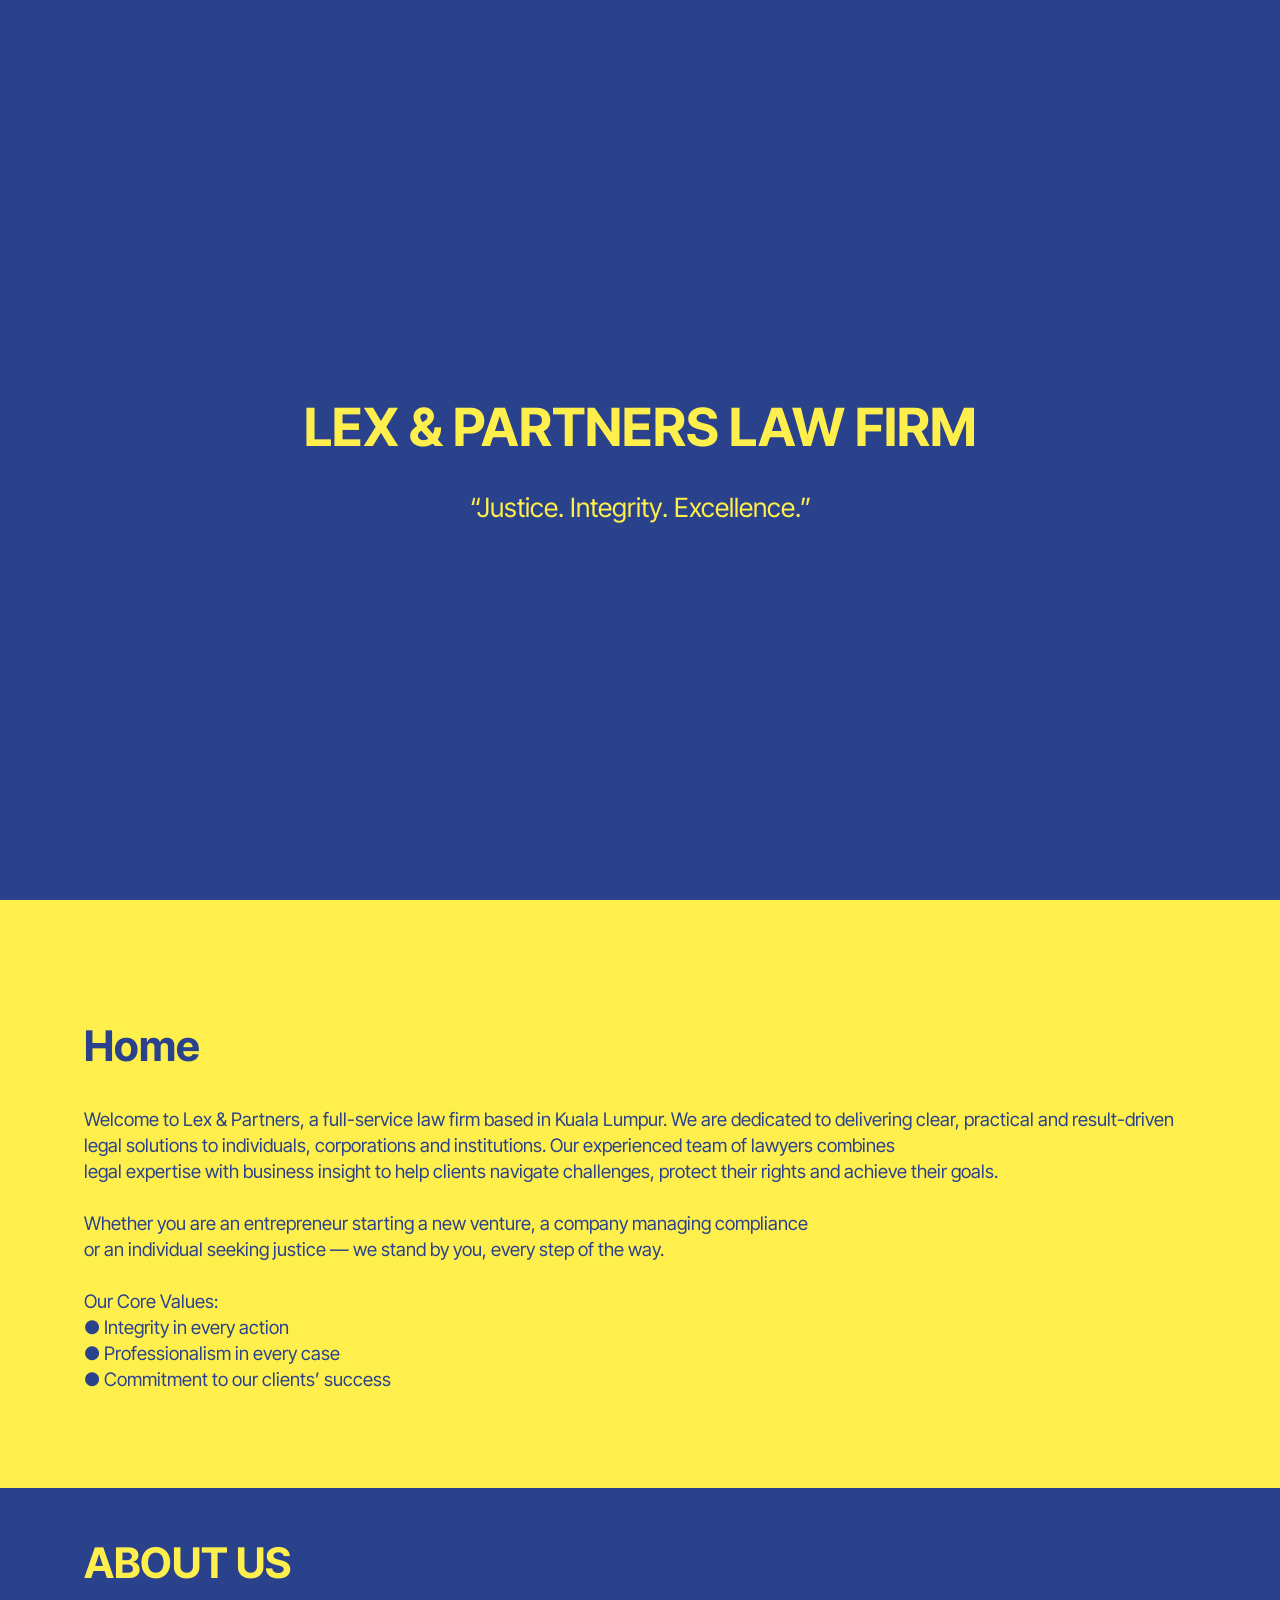
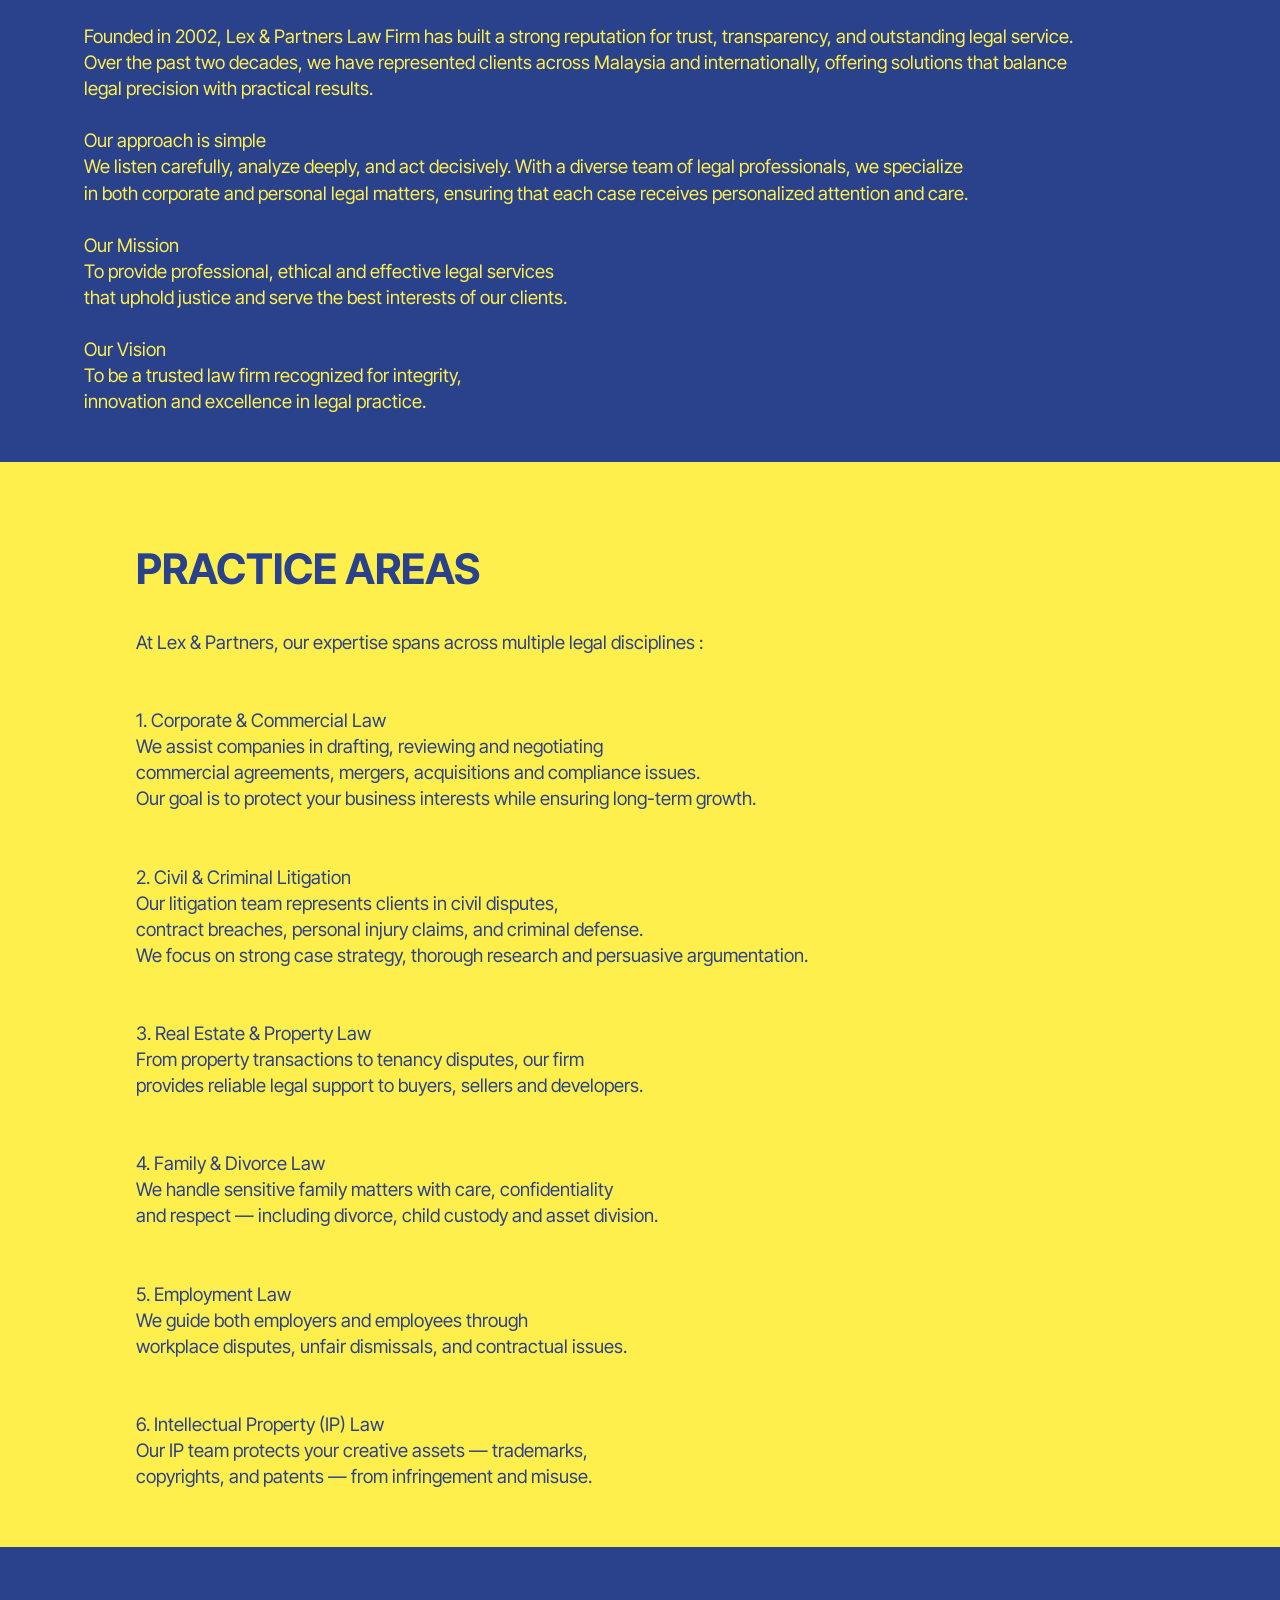
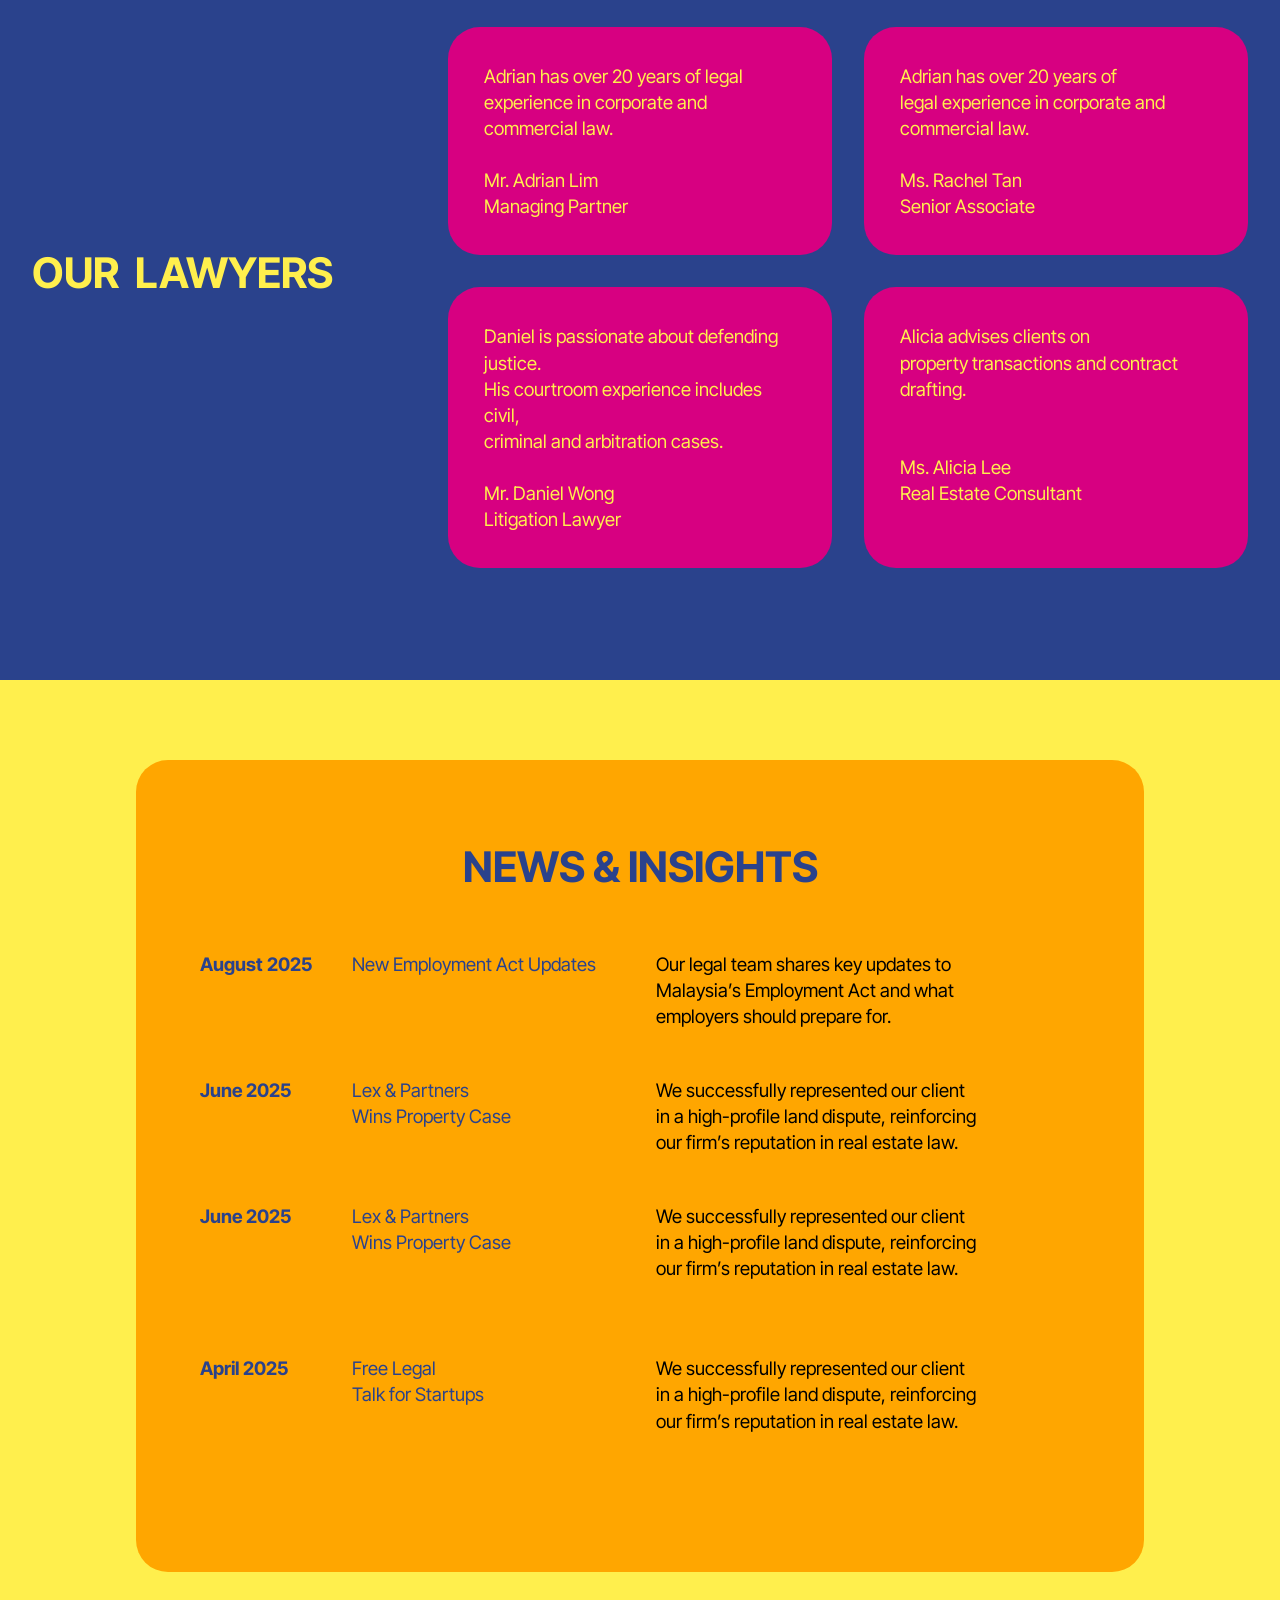
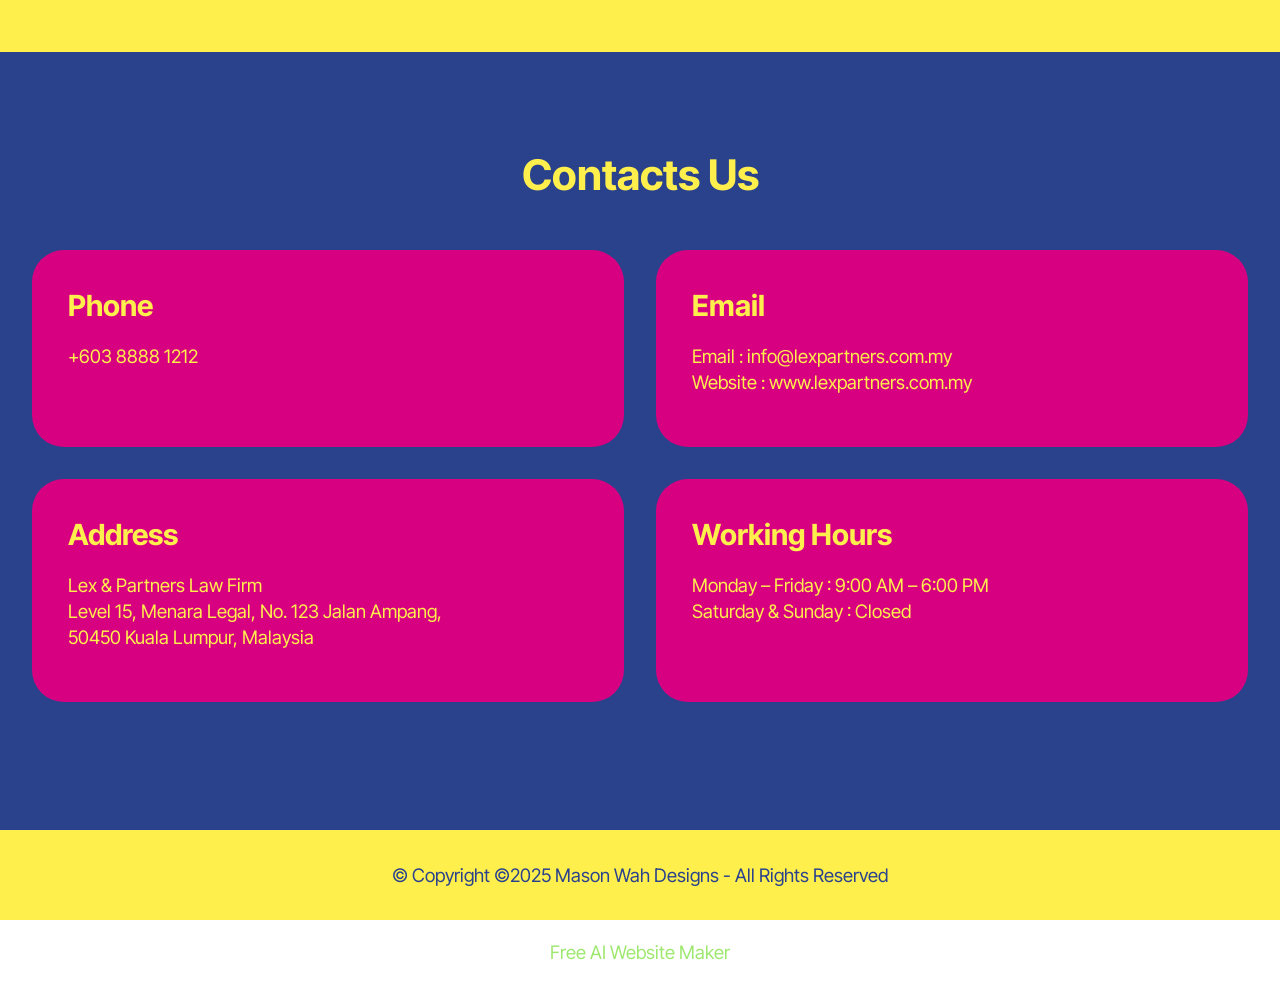
<file: index.html>
<!DOCTYPE html>
<html  >
<head>
  <!-- Site made with Mobirise Website Builder v6.1.4, https://mobirise.com -->
  <meta charset="UTF-8">
  <meta http-equiv="X-UA-Compatible" content="IE=edge">
  <meta name="generator" content="Mobirise v6.1.4, mobirise.com">
  <meta name="viewport" content="width=device-width, initial-scale=1, minimum-scale=1">
  <link rel="shortcut icon" href="assets/images/logo5.png" type="image/x-icon">
  <meta name="description" content="">
  
  
  <title>Home</title>
  <link rel="stylesheet" href="assets/bootstrap/css/bootstrap.min.css">
  <link rel="stylesheet" href="assets/theme/css/style.css">
  <link rel="preload" href="https://fonts.googleapis.com/css2?family=Inter+Tight:wght@400;700&display=swap&display=swap" as="style" onload="this.onload=null;this.rel='stylesheet'">
  <noscript><link rel="stylesheet" href="https://fonts.googleapis.com/css2?family=Inter+Tight:wght@400;700&display=swap&display=swap"></noscript>
  <link rel="preload" as="style" href="assets/mobirise/css/mbr-additional.css?v=u5t7zH"><link rel="stylesheet" href="assets/mobirise/css/mbr-additional.css?v=u5t7zH" type="text/css">

  
  
  
</head>
<body>
  
  <section data-bs-version="5.1" class="header09 startm5 cid-v0aSHpFRlH mbr-fullscreen" id="header09-0">	
    
	
	
	<div class="container-fluid">
		<div class="row">
			<div class="content-wrap col-12 col-md-8">
				<h1 class="mbr-section-title mbr-fonts-style mbr-white mb-4 display-1"><div><br></div><div><strong>LEX &amp; PARTNERS LAW FIRM</strong></div></h1>
				
				<p class="mbr-fonts-style mbr-text mbr-white mb-4 display-4">“Justice. Integrity. Excellence.”</p>
				
			</div>
		</div>
	</div>
</section>

<section data-bs-version="5.1" class="article12 cid-v0aU9P1Va2" id="article12-2">    
    
    <div class="container">
        <div class="row justify-content-center">
            <div class="col-md-12 col-lg-11">
                <h3 class="mbr-section-title mbr-fonts-style mb-4 mt-0 display-2"><strong><br></strong><strong>Home</strong><strong><br></strong></h3>
                
                <p class="mbr-text mbr-fonts-style display-7">Welcome to Lex &amp; Partners, a full-service law firm based in Kuala Lumpur. We are dedicated to delivering clear, practical and result-driven legal solutions to individuals, corporations and institutions. Our experienced team of lawyers combines<br>legal expertise with business insight to help clients navigate challenges, protect their rights and achieve their goals.<br><br>Whether you are an entrepreneur starting a new venture, a company managing compliance<br>or an individual seeking justice — we stand by you, every step of the way.<br><br>Our Core Values:<br>● Integrity in every action<br>● Professionalism in every case<br>● Commitment to our clients’ success</p>
            </div>
        </div>
    </div>
</section>

<section data-bs-version="5.1" class="article12 cid-v0aVxxsTNZ" id="article12-3">    
    
    <div class="container">
        <div class="row justify-content-center">
            <div class="col-md-12 col-lg-11">
                <h3 class="mbr-section-title mbr-fonts-style mb-4 mt-0 display-2"><strong>ABOUT US</strong></h3>
                
                <p class="mbr-text mbr-fonts-style display-7">Founded in 2002, Lex &amp; Partners Law Firm has built a strong reputation for trust, transparency, and outstanding legal service.<br>Over the past two decades, we have represented clients across Malaysia and internationally, offering solutions that balance<br>legal precision with practical results. <br><br>Our approach is simple <br>We listen carefully, analyze deeply, and act decisively. With a diverse team of legal professionals, we specialize<br>in both corporate and personal legal matters, ensuring that each case receives personalized attention and care.<br><br>Our Mission <br>To provide professional, ethical and effective legal services<br>that uphold justice and serve the best interests of our clients.<br><br>Our Vision <br>To be a trusted law firm recognized for integrity,<br>innovation and excellence in legal practice.</p>
            </div>
        </div>
    </div>
</section>

<section data-bs-version="5.1" class="article12 cid-v0aW95eqCp" id="article12-4">    
    
    <div class="container">
        <div class="row justify-content-center">
            <div class="col-md-12 col-lg-10">
                <h3 class="mbr-section-title mbr-fonts-style mb-4 mt-0 display-2"><strong>PRACTICE AREAS</strong></h3>
                
                <p class="mbr-text mbr-fonts-style display-7">At Lex &amp; Partners, our expertise spans across multiple legal disciplines :<br><br><br>1. Corporate &amp; Commercial Law<br>    We assist companies in drafting, reviewing and negotiating<br>    commercial agreements, mergers, acquisitions and compliance issues.<br>    Our goal is to protect your business interests while ensuring long-term growth.<br><br><br>2. Civil &amp; Criminal Litigation<br>    Our litigation team represents clients in civil disputes,<br>    contract breaches, personal injury claims, and criminal defense.<br>    We focus on strong case strategy, thorough research and persuasive argumentation.<br><br><br>3. Real Estate &amp; Property Law<br>    From property transactions to tenancy disputes, our firm<br>    provides reliable legal support to buyers, sellers and developers.<br><br><br>4. Family &amp; Divorce Law<br>    We handle sensitive family matters with care, confidentiality<br>    and respect — including divorce, child custody and asset division.<br><br><br>5. Employment Law<br>    We guide both employers and employees through<br>    workplace disputes, unfair dismissals, and contractual issues.<br><br><br>6. Intellectual Property (IP) Law<br>    Our IP team protects your creative assets — trademarks,<br>    copyrights, and patents — from infringement and misuse.<br><br></p>
            </div>
        </div>
    </div>
</section>

<section data-bs-version="5.1" class="features037 cid-v0aX3CCk6H" id="features037-6">
	
	
	
	<div class="container">
		<div class="row justify-content-center">
			<div class="col-lg-4">
				<div class="col-12 col-md-12">
					<h5 class="mbr-section-title mbr-fonts-style mt-0 mb-4 display-2"><strong>&nbsp; </strong><br><br><br><br><strong>OUR&nbsp; LAWYERS</strong></h5>
					
					
				</div>
			</div>

			<div class="col-lg-8 side-features">
				<div class="item features-without-image col-12 col-md-12 col-lg-6 item-mb active">
					<div class="item-wrapper">
						<div class="item-content align-left">
							
							
							<p class="card-text mbr-fonts-style display-7">Adrian has over 20 years of legal<br>experience in corporate and commercial law.<br><br>Mr. Adrian Lim<br>Managing Partner</p>
							
						</div>

					</div>
				</div>
				<div class="item features-without-image col-12 col-md-12 col-lg-6 item-mb">
					<div class="item-wrapper">
						<div class="item-content align-left">
							
							
							<p class="card-text mbr-fonts-style display-7">Adrian has over 20 years of<br>legal experience in corporate and commercial law.<br><br>Ms. Rachel Tan<br>Senior Associate</p>
							
						</div>

					</div>
				</div>
				<div class="item features-without-image col-12 col-md-12 col-lg-6 item-mb">
					<div class="item-wrapper">
						<div class="item-content align-left">
							
							
							<p class="card-text mbr-fonts-style display-7">Daniel is passionate about defending justice.<br>His courtroom experience includes civil,<br>criminal and arbitration cases.<br><br>Mr. Daniel Wong<br>Litigation Lawyer</p>

							
						</div>

					</div>
				</div>
				<div class="item features-without-image col-12 col-md-12 col-lg-6 item-mb">
					<div class="item-wrapper">
						<div class="item-content align-left">
							
							
							<p class="card-text mbr-fonts-style display-7">Alicia advises clients on<br>property transactions and contract drafting.<br><br><br>Ms. Alicia Lee<br>Real Estate Consultant</p>

							
						</div>

					</div>
				</div>

			</div>
		</div>
	</div>
</section>

<section data-bs-version="5.1" class="timeline04 cid-v0aY2fQuqU" id="timeline04-7">
  

  
  
  <div class="container">
    <div class="row justify-content-center">
      <div class="card col-md-12 col-lg-10">
        <div class="card-wrapper">
          <div class="row justify-content-center">
            <div class="col-12 mb-5 content-head">
              <h3 class="card-title mbr-fonts-style mbr-white mt-3 display-2"><strong>NEWS &amp; INSIGHTS</strong></h3>
              
            </div>
          </div>
          <div class="card-box">
            <div class="row justify-content-center item features-without-image mb-5">
              <div class="col-12 col-lg-2">
                <h5 class="mbr-card-title mbr-fonts-style mt-0 mb-3 display-7"><strong>August 2025</strong></h5>
              </div>
              <div class="col-12 col-lg-4">
                <h6 class="mbr-card-subtitle mbr-fonts-style mt-0 mb-3 display-7">New Employment Act Updates</h6>
              </div>
              <div class="col-md-12 col-lg item-wrapper">
                <p class="mbr-text mbr-fonts-style mt-0 mb-0 display-7">Our legal team shares key updates to<br>Malaysia’s Employment Act and what<br>employers should prepare for.</p>
              </div>
            </div>
            <div class="row justify-content-center item features-without-image mb-5">
              <div class="col-12 col-lg-2">
                <h5 class="mbr-card-title mbr-fonts-style mt-0 mb-3 display-7"><strong>June 2025</strong></h5>

              </div>
              <div class="col-12 col-lg-4">
                <h6 class="mbr-card-subtitle mbr-fonts-style mt-0 mb-3 display-7">Lex &amp; Partners&nbsp;<div>Wins Property Case</div></h6>
              </div>
              <div class="col-md-12 col-lg item-wrapper">
                <p class="mbr-text mbr-fonts-style mt-0 mb-0 display-7">We successfully represented our client<br>in a high-profile land dispute, reinforcing<br>our firm’s reputation in real estate law.</p>
              </div>
            </div>
            <div class="row justify-content-center item features-without-image mb-5">
              <div class="col-12 col-lg-2">
                <h5 class="mbr-card-title mbr-fonts-style mt-0 mb-3 display-7"><strong>June 2025</strong></h5>
              </div>
              <div class="col-12 col-lg-4">
                <h6 class="mbr-card-subtitle mbr-fonts-style mt-0 mb-3 display-7">Lex &amp; Partners&nbsp;<div>Wins Property Case</div></h6>
              </div>
              <div class="col-md-12 col-lg item-wrapper">
                <p class="mbr-text mbr-fonts-style mt-0 mb-0 display-7">We successfully represented our client<br>in a high-profile land dispute, reinforcing<br>our firm’s reputation in real estate law.<br><br></p>
              </div>
            </div><div class="row justify-content-center item features-without-image mb-5">
              <div class="col-12 col-lg-2">
                <h5 class="mbr-card-title mbr-fonts-style mt-0 mb-3 display-7"><strong>April 2025</strong></h5>
              </div>
              <div class="col-12 col-lg-4">
                <h6 class="mbr-card-subtitle mbr-fonts-style mt-0 mb-3 display-7">Free Legal<div>Talk for Startups</div></h6>
              </div>
              <div class="col-md-12 col-lg item-wrapper">
                <p class="mbr-text mbr-fonts-style mt-0 mb-0 display-7">We successfully represented our client<br>in a high-profile land dispute, reinforcing<br>our firm’s reputation in real estate law.<br><br></p>
              </div>
            </div>
          </div>
        </div>
      </div>
    </div>
  </div>
</section>

<section data-bs-version="5.1" class="contacts01 cid-v0aZuFGBW0" id="contacts01-8">
    

    
    
    <div class="container">
        <div class="row justify-content-center">
            <div class="col-12 content-head">
                <div class="mbr-section-head mb-5">
                    <h3 class="mbr-section-title mbr-fonts-style align-center mb-0 display-2">
                        <strong>Contacts Us</strong></h3>
                    
                </div>
            </div>
        </div>
        <div class="row">
            <div class="item features-without-image col-12 col-md-6 active">
                <div class="item-wrapper">
                    <div class="text-wrapper">
                        <h6 class="card-title mbr-fonts-style mb-3 display-5">
                            <strong>Phone</strong>
                        </h6>
                        <p class="mbr-text mbr-fonts-style display-7">+603 8888 1212</p>
                    </div>
                </div>
            </div>
            <div class="item features-without-image col-12 col-md-6">
                <div class="item-wrapper">
                    <div class="text-wrapper">
                        <h6 class="card-title mbr-fonts-style mb-3 display-5">
                            <strong>Email</strong>
                        </h6>
                        <p class="mbr-text mbr-fonts-style display-7">Email : info@lexpartners.com.my<br>Website : www.lexpartners.com.my</p>
                    </div>
                </div>
            </div>
            <div class="item features-without-image col-12 col-md-6">
                <div class="item-wrapper">
                    <div class="text-wrapper">
                        <h6 class="card-title mbr-fonts-style mb-3 display-5">
                            <strong>Address</strong>
                        </h6>
                        <p class="mbr-text mbr-fonts-style display-7">Lex &amp; Partners Law Firm<br>Level 15, Menara Legal, No. 123 Jalan Ampang,<br>50450 Kuala Lumpur, Malaysia</p>
                    </div>
                </div>
            </div>
            <div class="item features-without-image col-12 col-md-6">
                <div class="item-wrapper">
                    <div class="text-wrapper">
                        <h6 class="card-title mbr-fonts-style mb-3 display-5">
                            <strong>Working Hours</strong>
                        </h6>
                        <p class="mbr-text mbr-fonts-style display-7">Monday – Friday : 9:00 AM – 6:00 PM<br>Saturday &amp; Sunday : Closed</p>
                    </div>
                </div>
            </div>
        </div>
    </div>
</section>

<section data-bs-version="5.1" class="footer4 cid-v0aZY2eZHw" once="footers" id="footer04-9">

    

    

    <div class="container">
        <div class="media-container-row align-center mbr-white">
            <div class="col-12">
                <p class="mbr-text mb-0 mbr-fonts-style display-7">© Copyright ©2025 Mason Wah Designs - All Rights Reserved</p>
            </div>
        </div>
    </div>
</section><section class="display-7" style="padding: 0;align-items: center;justify-content: center;flex-wrap: wrap;    align-content: center;display: flex;position: relative;height: 4rem;"><a href="https://mobiri.se/4250557" style="flex: 1 1;height: 4rem;position: absolute;width: 100%;z-index: 1;"><img alt="" style="height: 4rem;" src="[data-uri]"></a><p style="margin: 0;text-align: center;" class="display-7">&#8204;</p><a style="z-index:1" href="https://mobirise.com/builder/ai-website-maker.html">Free AI Website Maker</a></section><script src="assets/bootstrap/js/bootstrap.bundle.min.js"></script>  <script src="assets/smoothscroll/smooth-scroll.js"></script>  <script src="assets/ytplayer/index.js"></script>  <script src="assets/theme/js/script.js"></script>  
  
  
</body>
</html>
</file>
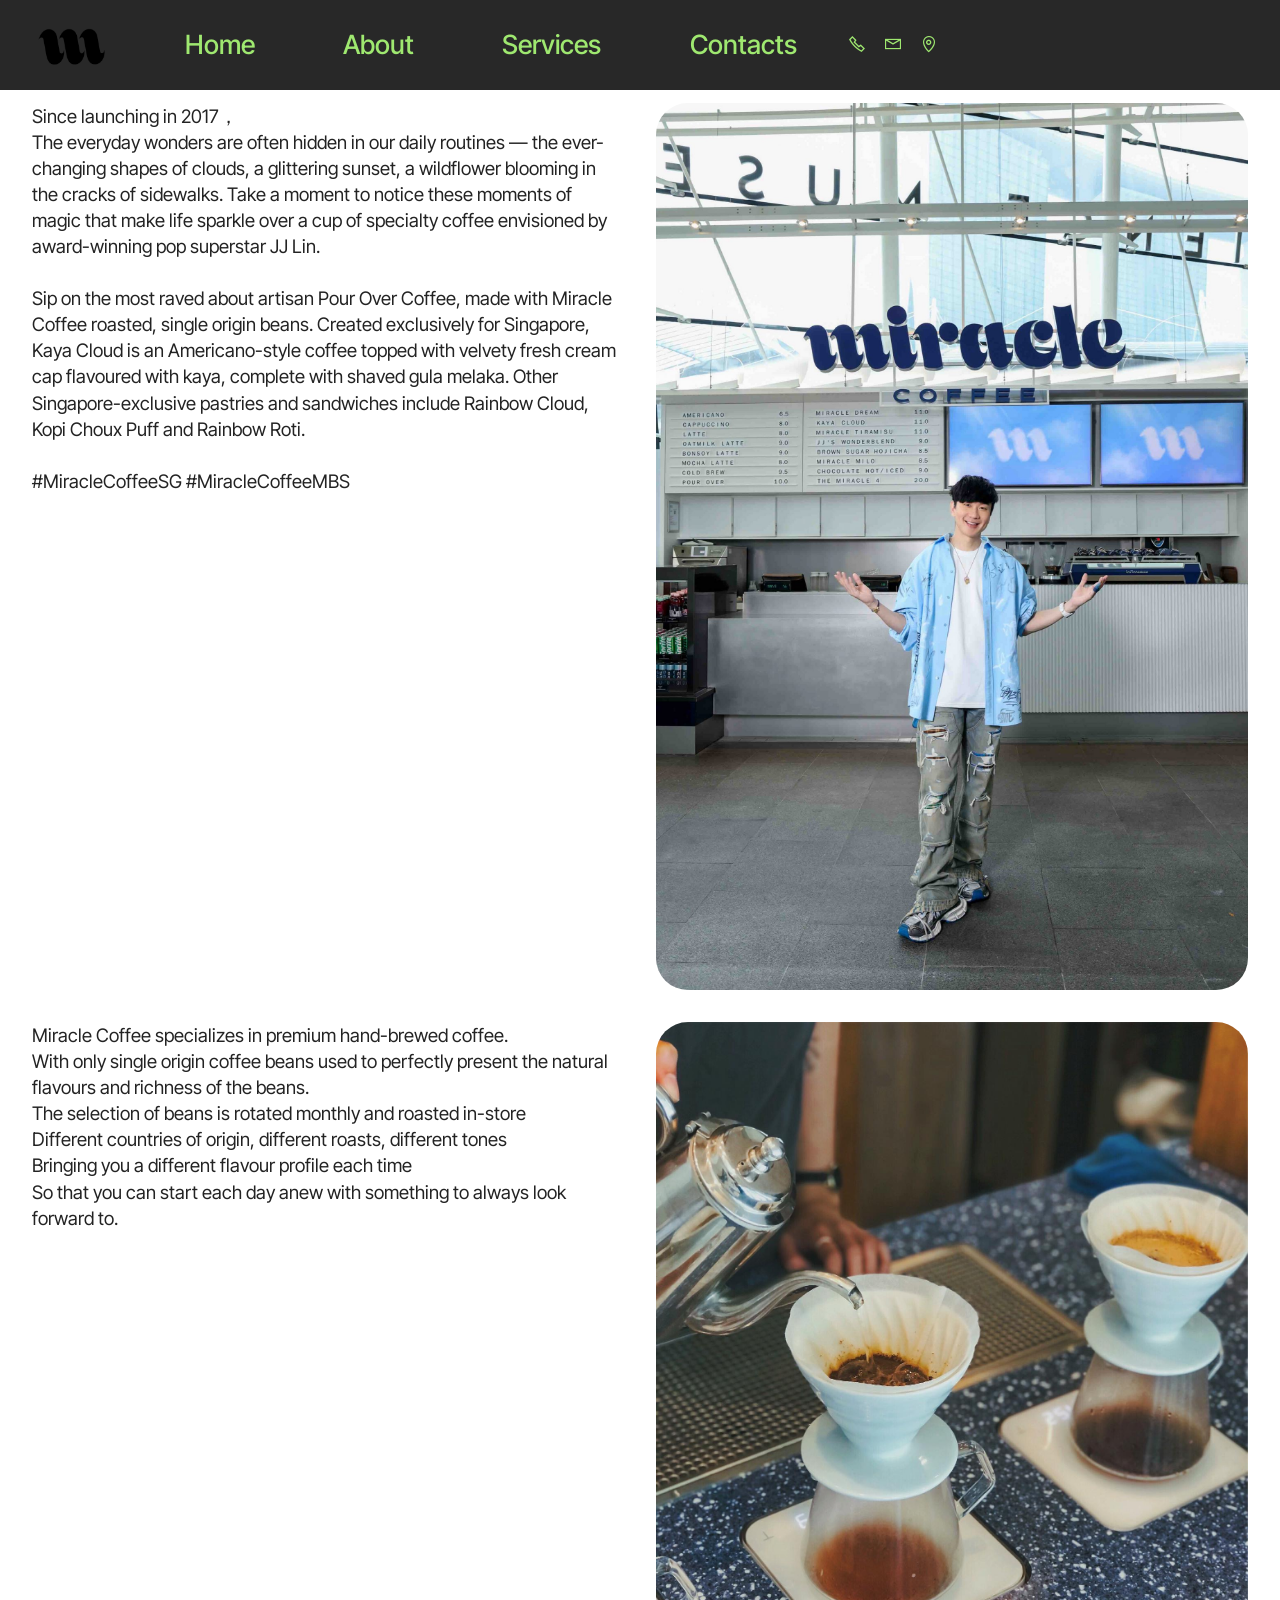
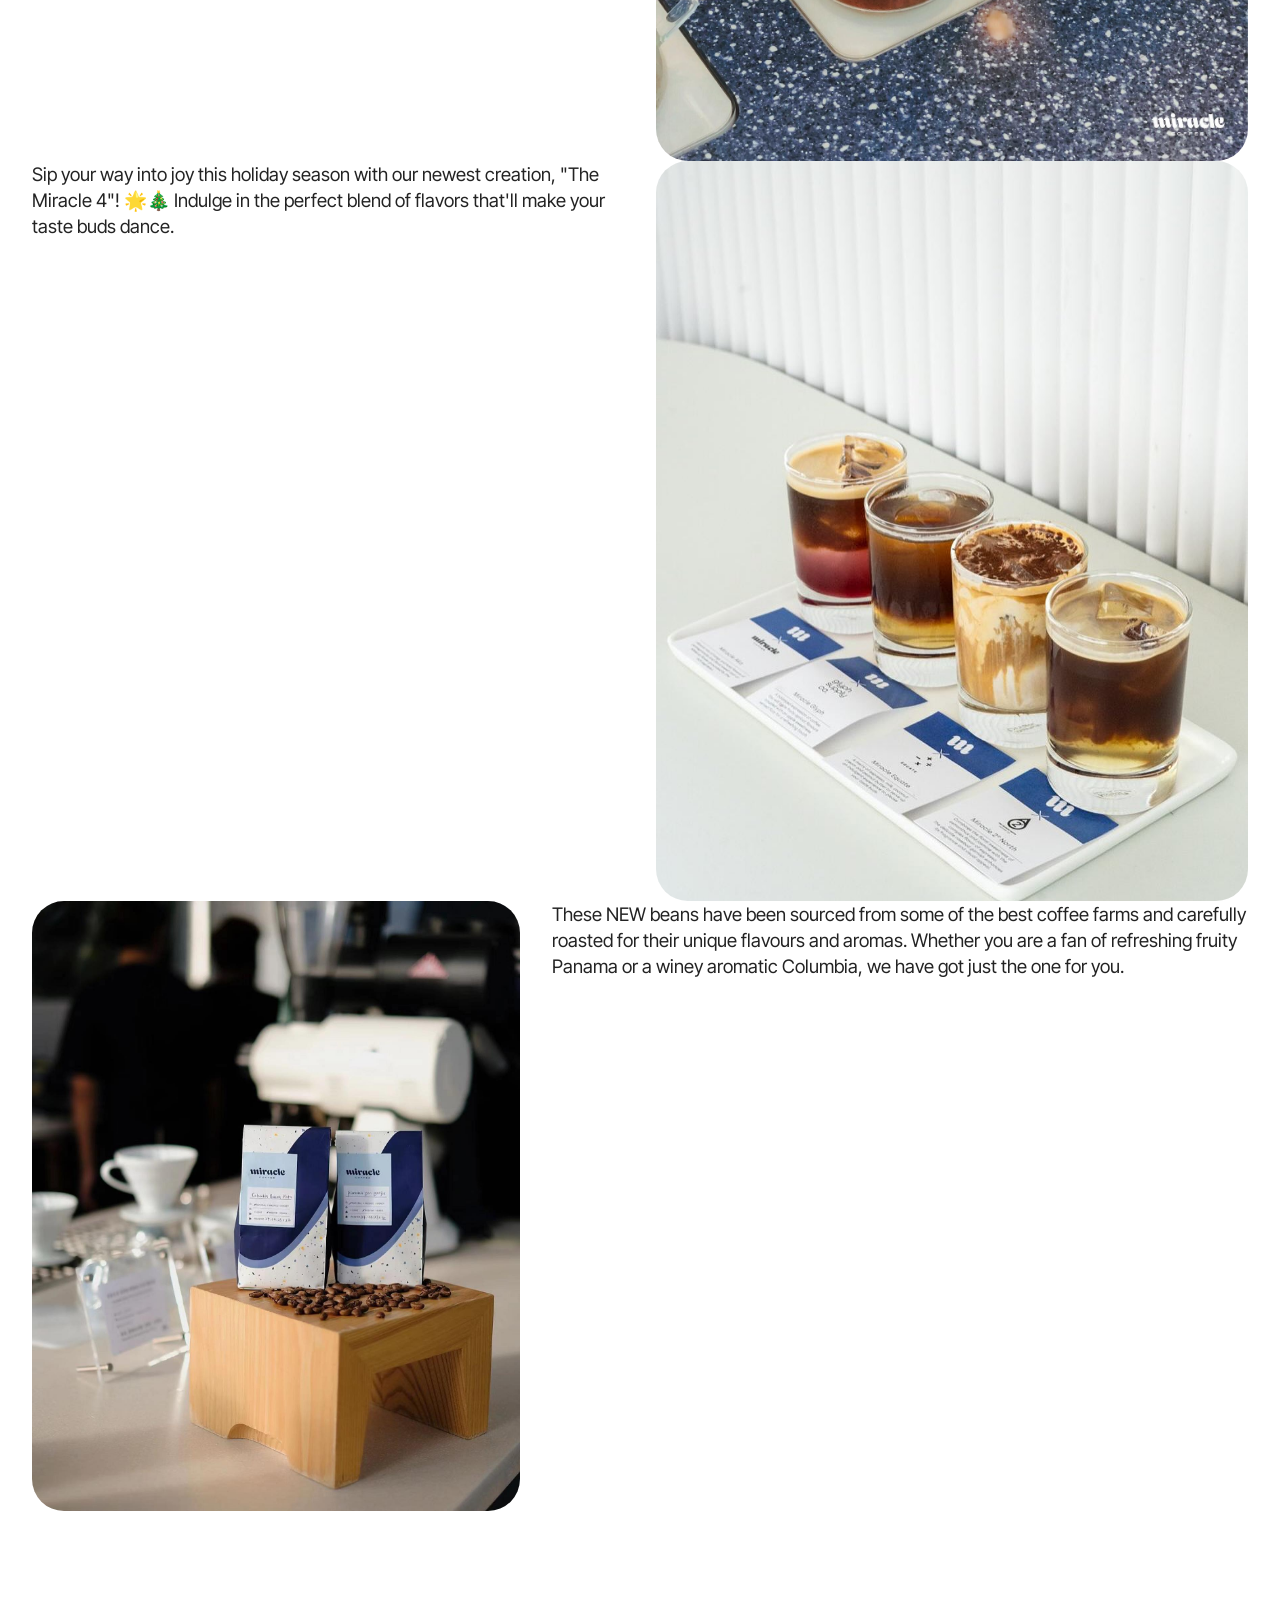
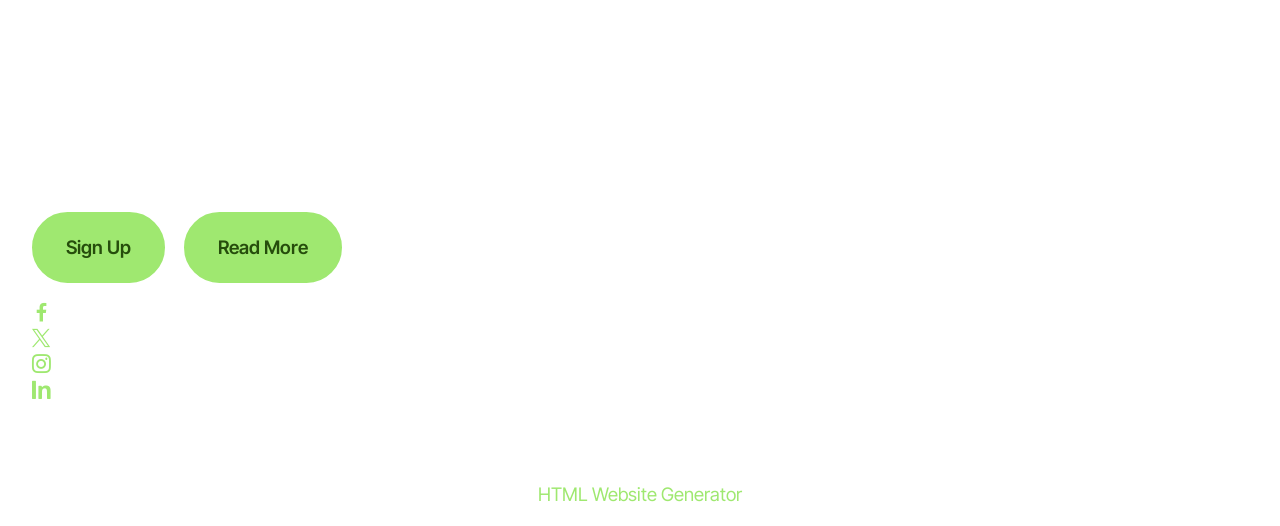
<file: page1.html>
<!DOCTYPE html>
<html  >
<head>
  <!-- Site made with Mobirise Website Builder v6.1.4, https://mobirise.com -->
  <meta charset="UTF-8">
  <meta http-equiv="X-UA-Compatible" content="IE=edge">
  <meta name="generator" content="Mobirise v6.1.4, mobirise.com">
  <meta name="viewport" content="width=device-width, initial-scale=1, minimum-scale=1">
  <link rel="shortcut icon" href="assets/images/301805165-104330795756913-1776750005625541947-n-removebg-preview.png" type="image/x-icon">
  <meta name="description" content="">
  
  
  <title>About</title>
  <link rel="stylesheet" href="assets/web/assets/mobirise-icons2/mobirise2.css">
  <link rel="stylesheet" href="assets/bootstrap/css/bootstrap.min.css">
  <link rel="stylesheet" href="assets/dropdown/css/style.css">
  <link rel="stylesheet" href="assets/socicon/css/styles.css">
  <link rel="stylesheet" href="assets/theme/css/style.css">
  <link rel="preload" href="https://fonts.googleapis.com/css?family=Merriweather:300,400,500,600,700,800,900,300i,400i,500i,600i,700i,800i,900i&display=swap" as="style" onload="this.onload=null;this.rel='stylesheet'">
  <noscript><link rel="stylesheet" href="https://fonts.googleapis.com/css?family=Merriweather:300,400,500,600,700,800,900,300i,400i,500i,600i,700i,800i,900i&display=swap"></noscript>
  <link rel="preload" href="https://fonts.googleapis.com/css?family=Inter+Tight:100,200,300,400,500,600,700,800,900,100i,200i,300i,400i,500i,600i,700i,800i,900i&display=swap" as="style" onload="this.onload=null;this.rel='stylesheet'">
  <noscript><link rel="stylesheet" href="https://fonts.googleapis.com/css?family=Inter+Tight:100,200,300,400,500,600,700,800,900,100i,200i,300i,400i,500i,600i,700i,800i,900i&display=swap"></noscript>
  <link rel="preload" href="https://fonts.googleapis.com/css?family=Roboto+Condensed:100,200,300,400,500,600,700,800,900,100i,200i,300i,400i,500i,600i,700i,800i,900i&display=swap" as="style" onload="this.onload=null;this.rel='stylesheet'">
  <noscript><link rel="stylesheet" href="https://fonts.googleapis.com/css?family=Roboto+Condensed:100,200,300,400,500,600,700,800,900,100i,200i,300i,400i,500i,600i,700i,800i,900i&display=swap"></noscript>
  <link rel="preload" as="style" href="assets/mobirise/css/mbr-additional.css?v=bBpXTS"><link rel="stylesheet" href="assets/mobirise/css/mbr-additional.css?v=bBpXTS" type="text/css">

  
  
  
</head>
<body>
  
  <section data-bs-version="5.1" class="menu menu3 cid-uYOqbJSqLU" once="menu" id="menu03-n">
	

	<nav class="navbar navbar-dropdown navbar-fixed-top navbar-expand-lg">
		<div class="container">
			<div class="navbar-brand">
				<span class="navbar-logo">
					<a href="index.html">
						<img src="assets/images/301805165-104330795756913-1776750005625541947-n-removebg-preview.png" alt="Mobirise Website Builder" style="height: 5rem;">
					</a>
				</span>
				
			</div>
			<button class="navbar-toggler" type="button" data-toggle="collapse" data-bs-toggle="collapse" data-target="#navbarSupportedContent" data-bs-target="#navbarSupportedContent" aria-controls="navbarNavAltMarkup" aria-expanded="false" aria-label="Toggle navigation">
				<div class="hamburger">
					<span></span>
					<span></span>
					<span></span>
					<span></span>
				</div>
			</button>
			<div class="collapse navbar-collapse" id="navbarSupportedContent">
				<ul class="navbar-nav nav-dropdown nav-right" data-app-modern-menu="true"><li class="nav-item">
						<a class="nav-link link text-primary display-4" href="index.html">Home</a>
					</li><li class="nav-item"><a class="nav-link link text-primary display-4" href="page1.html">About</a></li>
					<li class="nav-item">
						<a class="nav-link link show text-primary display-4" href="page2.html" aria-expanded="false">Services</a>
					</li>
					<li class="nav-item">
						<a class="nav-link link text-primary display-4" href="page3.html">Contacts</a>
					</li></ul>
				<div class="icons-menu">
					<a class="iconfont-wrapper" href="https://mobiri.se">
						<span class="p-2 mbr-iconfont mobi-mbri-phone mobi-mbri"></span>
					</a>
					<a class="iconfont-wrapper" href="https://mobiri.se">
						<span class="p-2 mbr-iconfont mobi-mbri-letter mobi-mbri"></span>
					</a>
					<a class="iconfont-wrapper" href="https://mobiri.se">
						<span class="p-2 mbr-iconfont mobi-mbri-map-pin mobi-mbri"></span>
					</a>
					
				</div>
				
			</div>
		</div>
	</nav>
</section>

<section data-bs-version="5.1" class="features030 cid-uYUTKyAnQy" id="features030-w">
    
    
    
    <div class="container">
        <div class="row justify-content-center">
            <div class="col-md-12 content-head mb-5">
                <h1 class="mbr-section-title mbr-fonts-style mb-0 display-2"><strong>About Us</strong></h1>
                
            </div>
        </div>
        <div class="row justify-content-center  blockContent">
            <div class="col-12 col-lg">
                <div class="item-wrapper align-left">
                    <div class="mbr-text counter-container mbr-fonts-style display-7">
                        <div>Since launching in 2017，</div><div>The everyday wonders are often hidden in our daily routines — the ever-changing shapes of clouds, a glittering sunset, a wildflower blooming in the cracks of sidewalks. Take a moment to notice these moments of magic that make life sparkle over a cup of specialty coffee envisioned by award-winning pop superstar JJ Lin.</div><div><br></div><div>Sip on the most raved about artisan Pour Over Coffee, made with Miracle Coffee roasted, single origin beans. Created exclusively for Singapore, Kaya Cloud is an Americano-style coffee topped with velvety fresh cream cap flavoured with kaya, complete with shaved gula melaka. Other Singapore-exclusive pastries and sandwiches include Rainbow Cloud, Kopi Choux Puff and Rainbow Roti.</div><div><br></div><div>#MiracleCoffeeSG #MiracleCoffeeMBS</div>
                    </div>
                </div>
            </div>
            <div class="col-12 col-lg-6">
                <div class="image-wrapper mb-4">
                    <img class="w-100" src="assets/images/jj-lin-in-front-of-the-flagship-cafe-counter-scaled.jpg" alt="Mobirise Website Builder">
                </div>
            </div>

        </div>
    </div>
</section>

<section data-bs-version="5.1" class="features38 cid-uYUZ3qZZGn" id="features038-10">
    

    
    

    <div class="container">
        <div class="row justify-content-center">
            <div class="col-12 col-md-12 col-lg">
                <div class="text-wrapper align-left">
                    
                    <p class="mbr-text align-left mbr-fonts-style mb-4 display-7">Miracle Coffee specializes in premium hand-brewed coffee.<br>With only single origin coffee beans used to perfectly present the natural flavours and richness of the beans.<br>The selection of beans is rotated monthly and roasted in-store<br>Different countries of origin, different roasts, different tones<br>Bringing you a different flavour profile each time<br>So that you can start each day anew with something to always look forward to.</p>
                    
                </div>
            </div>
            <div class="col-12 col-md-12 col-lg-6 image-wrapper">
                <img class="w-100" src="assets/images/471149863-550936171096371-1364765963683925314-n.jpg" alt="Mobirise Website Builder">
            </div>
        </div>
        <div class="row row-reverse justify-content-center">

            <div class="col-12 col-md-12 col-lg">
                <div class="text-wrapper align-left">
                    
                    <p class="mbr-text align-left mbr-fonts-style mb-4 display-7">Sip your way into joy this holiday season with our newest creation, "The Miracle 4"! 🌟🎄 Indulge in the perfect blend of flavors that'll make your taste buds dance.</p>
                    
                </div>
            </div>
            <div class="col-12 col-md-12 col-lg-6 image-wrapper">
                <img class="w-100" src="assets/images/469511061-17963204165830143-7533608566382138299-n.jpg" alt="Mobirise Website Builder">
            </div>
        </div>
        
    </div>
</section>

<section data-bs-version="5.1" class="start article05 cid-uYZWrpxmRF" id="article05-15">
  

  
  

  <div class="container">
    <div class="row justify-content-center align-items-center">
      <div class="col-12">
        <div class="card-wrapper">
          <div class="row">
            <div class="col-12 col-md-12 col-lg-5 image-wrapper">
              <img class="w-100" src="assets/images/481780273-612298191627068-6673244342465356547-n.jpg" alt="Mobirise Website Builder">
            </div>
            <div class="col-12 col-lg col-md-12">
              <div class="text-wrapper align-left">
                
                <p class="mbr-text mbr-fonts-style mb-4 display-7">These NEW beans have been sourced from some of the best coffee farms and carefully roasted for their unique flavours and aromas. Whether you are a fan of refreshing fruity Panama or a winey aromatic Columbia, we have got just the one for you.<br>
                </p>
                
              </div>
            </div>
          </div>
        </div>
      </div>
    </div>
  </div>
</section>

<section data-bs-version="5.1" class="footer1 cid-uYUhai4i9D" once="footers" id="footer01-o">
	

	
	
	<div class="container">
		<div class="row mbr-white">
			<div class="col-12 col-md-6 col-lg-3">
				<h5 class="mbr-section-subtitle mbr-fonts-style mb-2 display-5">
					<strong>Company</strong>
				</h5>
				<ul class="list mbr-fonts-style display-7">
					<li class="mbr-text item-wrap">About</li>
					<li class="mbr-text item-wrap">Press</li>
					<li class="mbr-text item-wrap">Careers</li>
					<li class="mbr-text item-wrap">Social</li>
					<li class="mbr-text item-wrap">Contact</li>
				</ul>
			</div>
			<div class="col-12 col-md-6 col-lg-3">
				<h5 class="mbr-section-subtitle mbr-fonts-style mb-2 display-5">
					<strong>Features</strong>
				</h5>
				<ul class="list mbr-fonts-style display-7">
					<li class="mbr-text item-wrap">Branding</li>
					<li class="mbr-text item-wrap">Promotion</li>
					<li class="mbr-text item-wrap">Design</li>
					<li class="mbr-text item-wrap">Creative</li>
					<li class="mbr-text item-wrap">Production</li>
				</ul>
			</div>
			<div class="col-12 col-md-6 col-lg-3">
				<h5 class="mbr-section-subtitle mbr-fonts-style mb-2 display-5">
					<strong>Support</strong>
				</h5>
				<ul class="list mbr-fonts-style display-7">
					<li class="mbr-text item-wrap">Help</li>
					<li class="mbr-text item-wrap">Info</li>
					<li class="mbr-text item-wrap">Contacts</li>
					<li class="mbr-text item-wrap">FAQ</li>
					<li class="mbr-text item-wrap">Report</li>
				</ul>
			</div>
			<div class="col-12 col-md-6 col-lg-3">
				<h5 class="mbr-section-subtitle mbr-fonts-style mb-2 display-5">
					<strong>About</strong>
				</h5>
				<ul class="list mbr-fonts-style display-7">
					<li class="mbr-text item-wrap">History</li>
					<li class="mbr-text item-wrap">Clients</li>
					<li class="mbr-text item-wrap">Teams</li>
					<li class="mbr-text item-wrap">Brand</li>
					<li class="mbr-text item-wrap">Terms</li>
				</ul>
			</div>
			<div class="col-12 mt-5 footer-col">
				<div class="mbr-section-btn align-left"><a class="btn btn-primary display-7" href="https://mobiri.se">Sign Up</a>
					<a class="btn btn-primary display-7" href="page7.html">Read More</a></div>

				<div class="social-row mt-2 display-7">
					<div class="soc-item">
						<a href="https://mobiri.se/">
							<span class="mbr-iconfont socicon socicon-facebook"></span>
						</a>
					</div>
					<div class="soc-item">
						<a href="https://mobiri.se/">
							<span class="mbr-iconfont socicon socicon-twitter"></span>
						</a>
					</div>
					<div class="soc-item">
						<a href="https://mobiri.se/">
							<span class="mbr-iconfont socicon socicon-instagram"></span>
						</a>
					</div>
					<div class="soc-item">
						<a href="https://mobiri.se/">
							<span class="mbr-iconfont socicon-logmein socicon"></span>
						</a>
					</div>
				</div>
			</div>
			<div class="col-12 mt-4">
				<p class="mbr-text mb-0 mbr-fonts-style copyright align-center display-7">2025 Year ©&nbsp;More than coffee — it’s a lifestyle.&nbsp; Design by Mason Wah</p>
			</div>
		</div>
	</div>
</section><section class="display-7" style="padding: 0;align-items: center;justify-content: center;flex-wrap: wrap;    align-content: center;display: flex;position: relative;height: 4rem;"><a href="https://mobiri.se/4250557" style="flex: 1 1;height: 4rem;position: absolute;width: 100%;z-index: 1;"><img alt="" style="height: 4rem;" src="[data-uri]"></a><p style="margin: 0;text-align: center;" class="display-7">&#8204;</p><a style="z-index:1" href="https://mobirise.com/html-builder.html">HTML Website Generator</a></section><script src="assets/bootstrap/js/bootstrap.bundle.min.js"></script>  <script src="assets/smoothscroll/smooth-scroll.js"></script>  <script src="assets/ytplayer/index.js"></script>  <script src="assets/dropdown/js/navbar-dropdown.js"></script>  <script src="assets/theme/js/script.js"></script>  
  
  
</body>
</html>
</file>
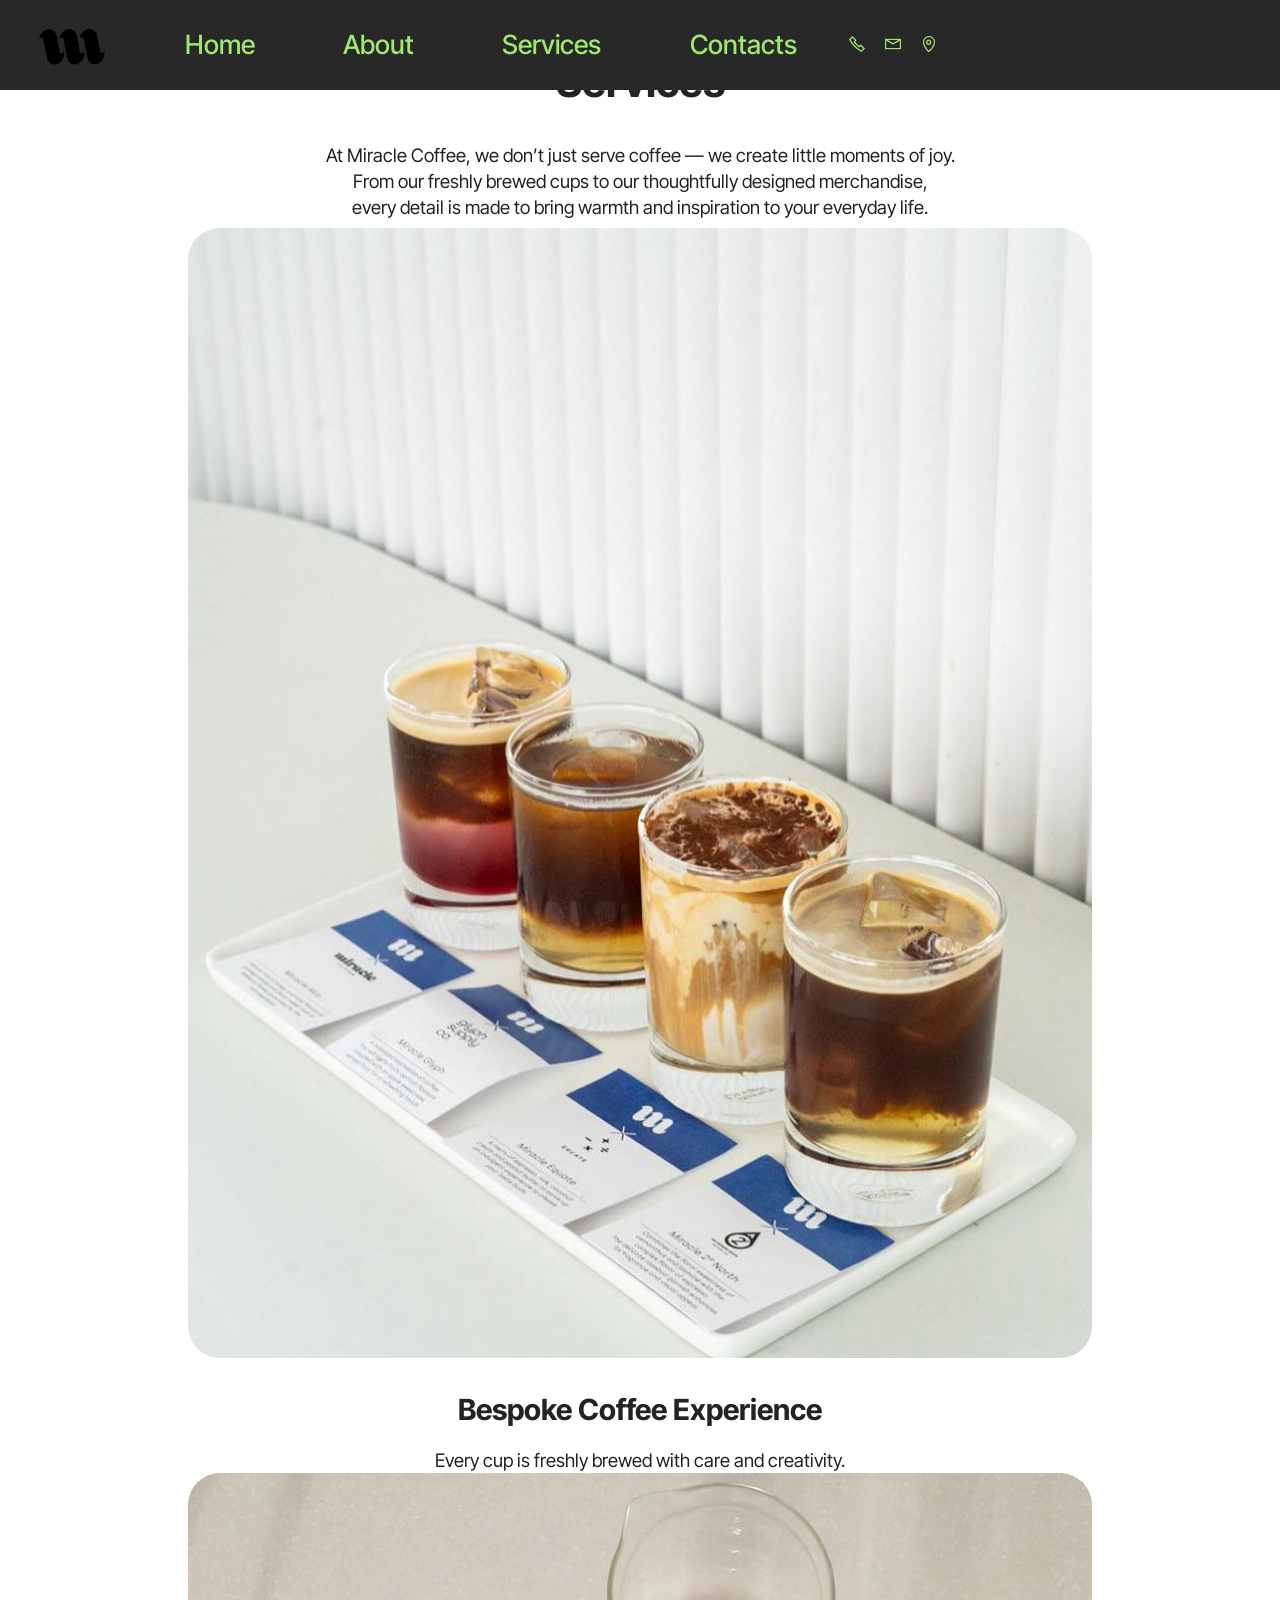
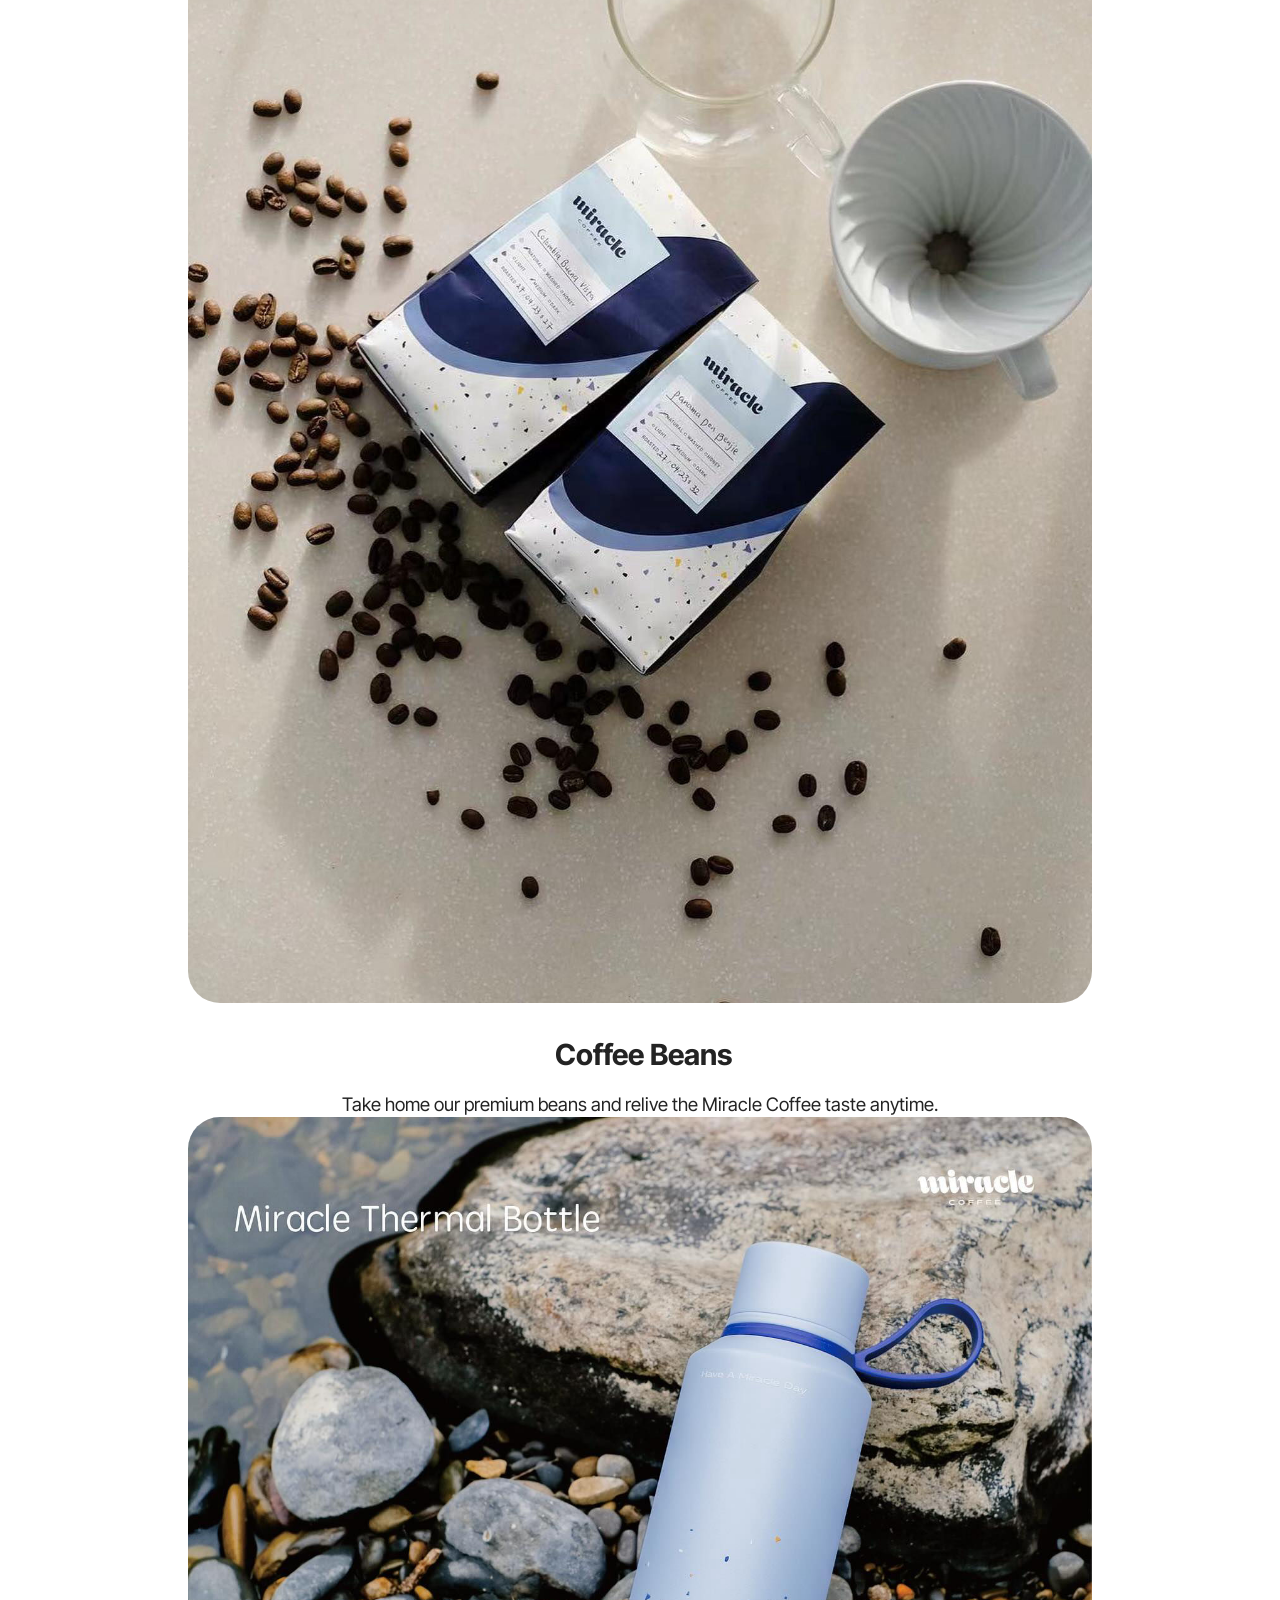
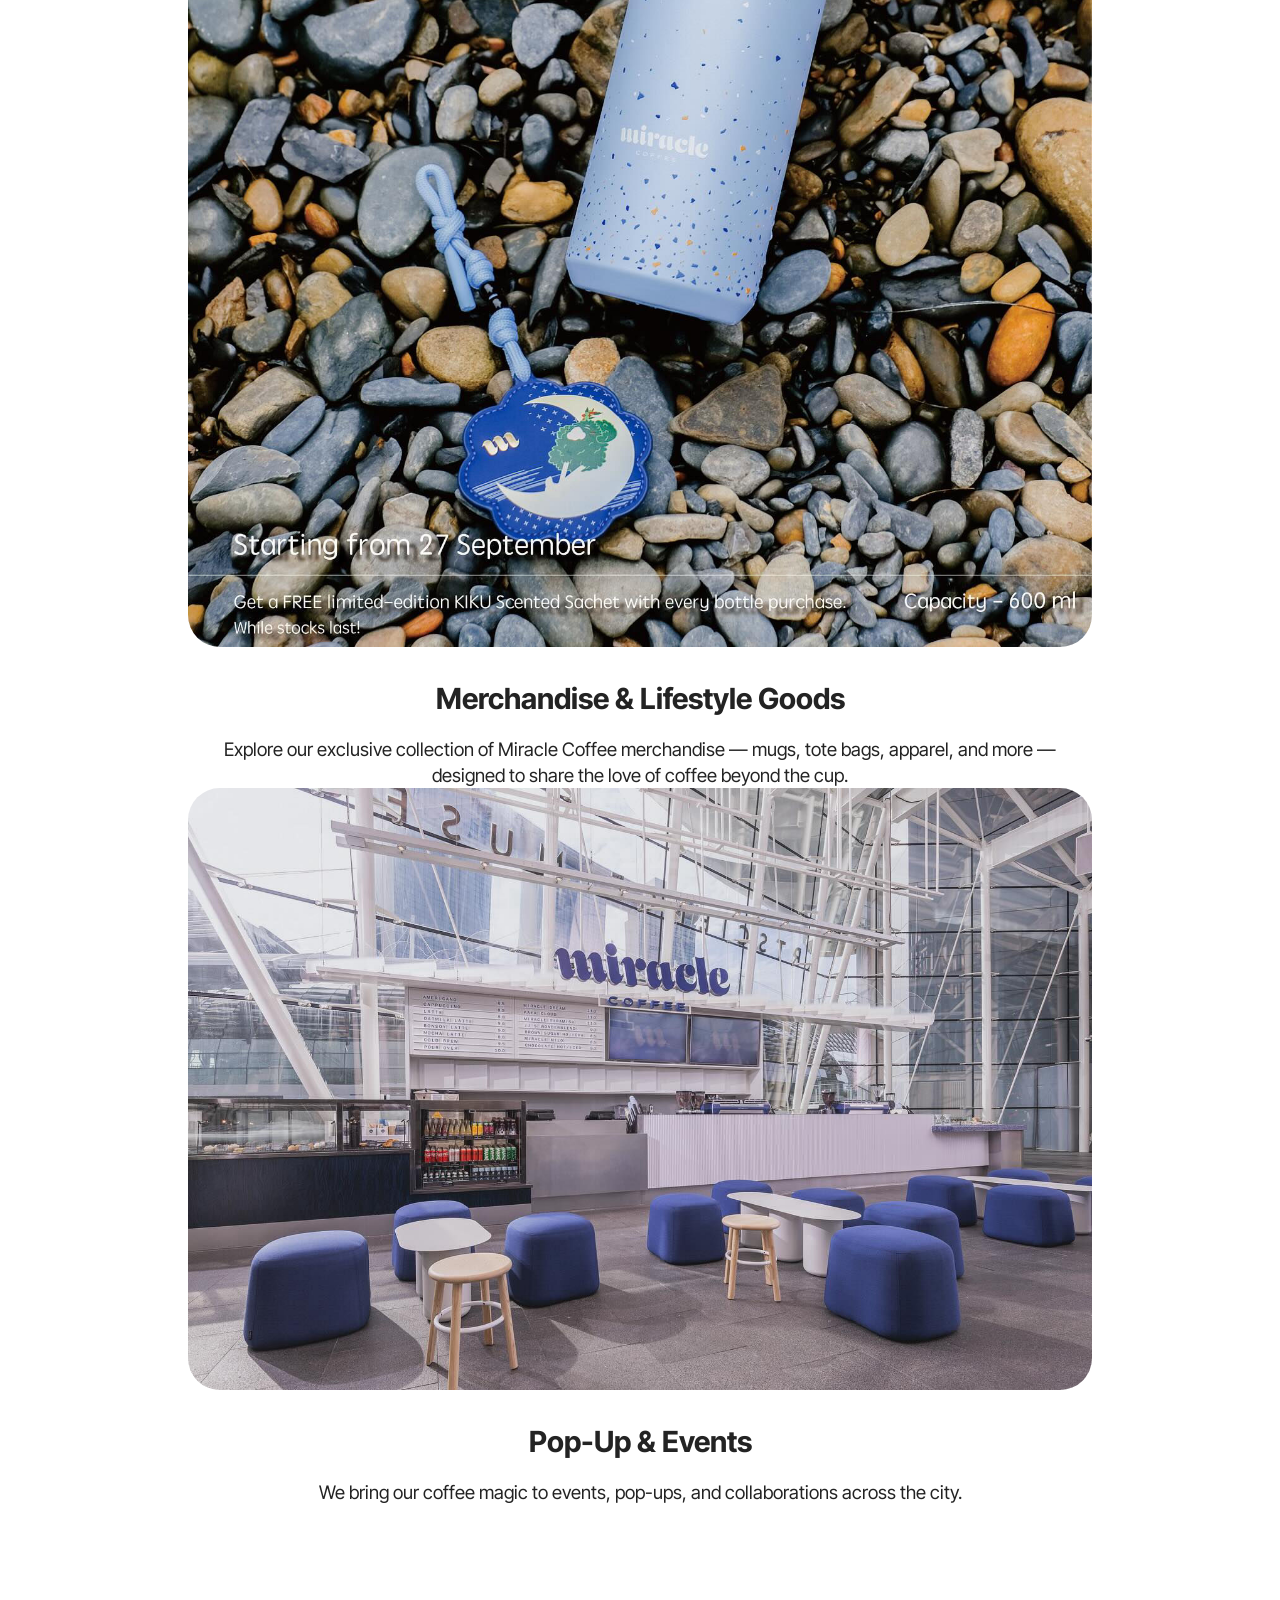
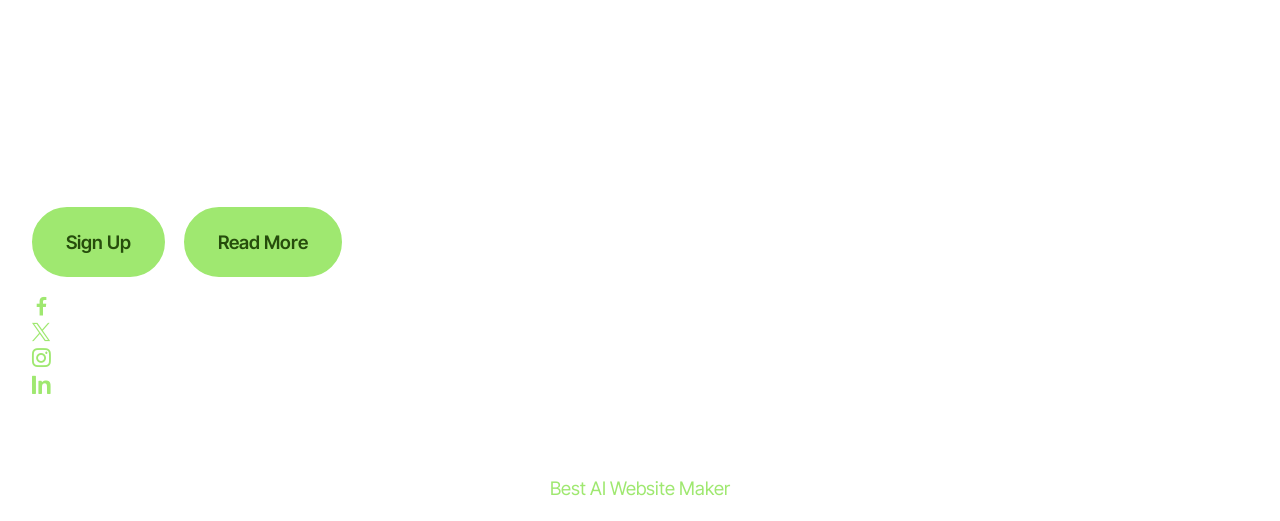
<file: page2.html>
<!DOCTYPE html>
<html  >
<head>
  <!-- Site made with Mobirise Website Builder v6.1.4, https://mobirise.com -->
  <meta charset="UTF-8">
  <meta http-equiv="X-UA-Compatible" content="IE=edge">
  <meta name="generator" content="Mobirise v6.1.4, mobirise.com">
  <meta name="viewport" content="width=device-width, initial-scale=1, minimum-scale=1">
  <link rel="shortcut icon" href="assets/images/301805165-104330795756913-1776750005625541947-n-removebg-preview.png" type="image/x-icon">
  <meta name="description" content="">
  
  
  <title>Services</title>
  <link rel="stylesheet" href="assets/web/assets/mobirise-icons2/mobirise2.css">
  <link rel="stylesheet" href="assets/bootstrap/css/bootstrap.min.css">
  <link rel="stylesheet" href="assets/dropdown/css/style.css">
  <link rel="stylesheet" href="assets/socicon/css/styles.css">
  <link rel="stylesheet" href="assets/theme/css/style.css">
  <link rel="preload" href="https://fonts.googleapis.com/css?family=Merriweather:300,400,500,600,700,800,900,300i,400i,500i,600i,700i,800i,900i&display=swap" as="style" onload="this.onload=null;this.rel='stylesheet'">
  <noscript><link rel="stylesheet" href="https://fonts.googleapis.com/css?family=Merriweather:300,400,500,600,700,800,900,300i,400i,500i,600i,700i,800i,900i&display=swap"></noscript>
  <link rel="preload" href="https://fonts.googleapis.com/css?family=Inter+Tight:100,200,300,400,500,600,700,800,900,100i,200i,300i,400i,500i,600i,700i,800i,900i&display=swap" as="style" onload="this.onload=null;this.rel='stylesheet'">
  <noscript><link rel="stylesheet" href="https://fonts.googleapis.com/css?family=Inter+Tight:100,200,300,400,500,600,700,800,900,100i,200i,300i,400i,500i,600i,700i,800i,900i&display=swap"></noscript>
  <link rel="preload" href="https://fonts.googleapis.com/css?family=Roboto+Condensed:100,200,300,400,500,600,700,800,900,100i,200i,300i,400i,500i,600i,700i,800i,900i&display=swap" as="style" onload="this.onload=null;this.rel='stylesheet'">
  <noscript><link rel="stylesheet" href="https://fonts.googleapis.com/css?family=Roboto+Condensed:100,200,300,400,500,600,700,800,900,100i,200i,300i,400i,500i,600i,700i,800i,900i&display=swap"></noscript>
  <link rel="preload" as="style" href="assets/mobirise/css/mbr-additional.css?v=HQoJji"><link rel="stylesheet" href="assets/mobirise/css/mbr-additional.css?v=HQoJji" type="text/css">

  
  
  
</head>
<body>
  
  <section data-bs-version="5.1" class="menu menu3 cid-uYOqbJSqLU" once="menu" id="menu03-p">
	

	<nav class="navbar navbar-dropdown navbar-fixed-top navbar-expand-lg">
		<div class="container">
			<div class="navbar-brand">
				<span class="navbar-logo">
					<a href="index.html">
						<img src="assets/images/301805165-104330795756913-1776750005625541947-n-removebg-preview.png" alt="Mobirise Website Builder" style="height: 5rem;">
					</a>
				</span>
				
			</div>
			<button class="navbar-toggler" type="button" data-toggle="collapse" data-bs-toggle="collapse" data-target="#navbarSupportedContent" data-bs-target="#navbarSupportedContent" aria-controls="navbarNavAltMarkup" aria-expanded="false" aria-label="Toggle navigation">
				<div class="hamburger">
					<span></span>
					<span></span>
					<span></span>
					<span></span>
				</div>
			</button>
			<div class="collapse navbar-collapse" id="navbarSupportedContent">
				<ul class="navbar-nav nav-dropdown nav-right" data-app-modern-menu="true"><li class="nav-item">
						<a class="nav-link link text-primary display-4" href="index.html">Home</a>
					</li><li class="nav-item"><a class="nav-link link text-primary display-4" href="page1.html">About</a></li>
					<li class="nav-item">
						<a class="nav-link link show text-primary display-4" href="page2.html" aria-expanded="false">Services</a>
					</li>
					<li class="nav-item">
						<a class="nav-link link text-primary display-4" href="page3.html">Contacts</a>
					</li></ul>
				<div class="icons-menu">
					<a class="iconfont-wrapper" href="https://mobiri.se">
						<span class="p-2 mbr-iconfont mobi-mbri-phone mobi-mbri"></span>
					</a>
					<a class="iconfont-wrapper" href="https://mobiri.se">
						<span class="p-2 mbr-iconfont mobi-mbri-letter mobi-mbri"></span>
					</a>
					<a class="iconfont-wrapper" href="https://mobiri.se">
						<span class="p-2 mbr-iconfont mobi-mbri-map-pin mobi-mbri"></span>
					</a>
					
				</div>
				
			</div>
		</div>
	</nav>
</section>

<section data-bs-version="5.1" class="article11 cid-uZ03CsWOdg" id="article11-1b">
    

    
    
    <div class="container">
        <div class="row justify-content-center">
            <div class="title col-md-12 col-lg-10">
                <h3 class="mbr-section-title mbr-fonts-style align-center mt-0 mb-0 display-2"><strong><br></strong><strong>Services</strong></h3>
                <h4 class="mbr-section-subtitle align-center mbr-fonts-style mt-4 display-7">At Miracle Coffee, we don’t just serve coffee — we create little moments of joy.<div>From our freshly brewed cups to our thoughtfully designed merchandise,</div><div>every detail is made to bring warmth and inspiration to your everyday life.</div></h4>
                
            </div>
        </div>
    </div>
</section>

<section data-bs-version="5.1" class="image01 cid-uZ06oBxRDg" id="image01-1f">
  

  
  

  <div class="container">
    <div class="row justify-content-center">
      <div class="col-12 col-lg-9">
        <div class="image-wrapper mb-4">
          <img class="w-100" src="assets/images/469511061-17963204165830143-7533608566382138299-n-900x1125.jpg" alt="Mobirise Website Builder">
        </div>
        <h4 class="mbr-description mbr-fonts-style mb-3 align-center display-5"><strong>Bespoke Coffee Experience</strong></h4>
        <p class="mbr-description mbr-fonts-style mb-0 align-center display-7">Every cup is freshly brewed with care and creativity.</p>
      </div>
    </div>
  </div>
</section>

<section data-bs-version="5.1" class="image01 cid-uZ06oO62Xc" id="image01-1g">
  

  
  

  <div class="container">
    <div class="row justify-content-center">
      <div class="col-12 col-lg-9">
        <div class="image-wrapper mb-4">
          <img class="w-100" src="assets/images/481477380-612297934960427-5396596899821233085-n-1440x1800.jpg" alt="Mobirise Website Builder">
        </div>
        <h4 class="mbr-description mbr-fonts-style mb-3 align-center display-5"><strong>&nbsp;Coffee Beans</strong></h4>
        <p class="mbr-description mbr-fonts-style mb-0 align-center display-7">Take home our premium beans and relive the Miracle Coffee taste anytime.</p>
      </div>
    </div>
  </div>
</section>

<section data-bs-version="5.1" class="image01 cid-uZ06p2O2jV" id="image01-1h">
  

  
  

  <div class="container">
    <div class="row justify-content-center">
      <div class="col-12 col-lg-9">
        <div class="image-wrapper mb-4">
          <img class="w-100" src="assets/images/551801381-17996030633830143-6296953512061524908-n-1440x1800.jpg" alt="Mobirise Website Builder">
        </div>
        <h4 class="mbr-description mbr-fonts-style mb-3 align-center display-5"><strong>Merchandise &amp; Lifestyle Goods</strong></h4>
        <p class="mbr-description mbr-fonts-style mb-0 align-center display-7">Explore our exclusive collection of Miracle Coffee merchandise — mugs, tote bags, apparel, and more — designed to share the love of coffee beyond the cup.</p>
      </div>
    </div>
  </div>
</section>

<section data-bs-version="5.1" class="image01 cid-uZ06o2cyiN" id="image01-1d">
  

  
  

  <div class="container">
    <div class="row justify-content-center">
      <div class="col-12 col-lg-9">
        <div class="image-wrapper mb-4">
          <img class="w-100" src="assets/images/467466325-17961017225830143-9071913292637468583-n-1440x959.jpg" alt="Mobirise Website Builder">
        </div>
        <h4 class="mbr-description mbr-fonts-style mb-3 align-center display-5"><strong>Pop-Up &amp; Events</strong></h4>
        <p class="mbr-description mbr-fonts-style mb-0 align-center display-7">We bring our coffee magic to events, pop-ups, and collaborations across the city.</p>
      </div>
    </div>
  </div>
</section>

<section data-bs-version="5.1" class="footer1 cid-uYUhai4i9D" once="footers" id="footer01-q">
	

	
	
	<div class="container">
		<div class="row mbr-white">
			<div class="col-12 col-md-6 col-lg-3">
				<h5 class="mbr-section-subtitle mbr-fonts-style mb-2 display-5">
					<strong>Company</strong>
				</h5>
				<ul class="list mbr-fonts-style display-7">
					<li class="mbr-text item-wrap">About</li>
					<li class="mbr-text item-wrap">Press</li>
					<li class="mbr-text item-wrap">Careers</li>
					<li class="mbr-text item-wrap">Social</li>
					<li class="mbr-text item-wrap">Contact</li>
				</ul>
			</div>
			<div class="col-12 col-md-6 col-lg-3">
				<h5 class="mbr-section-subtitle mbr-fonts-style mb-2 display-5">
					<strong>Features</strong>
				</h5>
				<ul class="list mbr-fonts-style display-7">
					<li class="mbr-text item-wrap">Branding</li>
					<li class="mbr-text item-wrap">Promotion</li>
					<li class="mbr-text item-wrap">Design</li>
					<li class="mbr-text item-wrap">Creative</li>
					<li class="mbr-text item-wrap">Production</li>
				</ul>
			</div>
			<div class="col-12 col-md-6 col-lg-3">
				<h5 class="mbr-section-subtitle mbr-fonts-style mb-2 display-5">
					<strong>Support</strong>
				</h5>
				<ul class="list mbr-fonts-style display-7">
					<li class="mbr-text item-wrap">Help</li>
					<li class="mbr-text item-wrap">Info</li>
					<li class="mbr-text item-wrap">Contacts</li>
					<li class="mbr-text item-wrap">FAQ</li>
					<li class="mbr-text item-wrap">Report</li>
				</ul>
			</div>
			<div class="col-12 col-md-6 col-lg-3">
				<h5 class="mbr-section-subtitle mbr-fonts-style mb-2 display-5">
					<strong>About</strong>
				</h5>
				<ul class="list mbr-fonts-style display-7">
					<li class="mbr-text item-wrap">History</li>
					<li class="mbr-text item-wrap">Clients</li>
					<li class="mbr-text item-wrap">Teams</li>
					<li class="mbr-text item-wrap">Brand</li>
					<li class="mbr-text item-wrap">Terms</li>
				</ul>
			</div>
			<div class="col-12 mt-5 footer-col">
				<div class="mbr-section-btn align-left"><a class="btn btn-primary display-7" href="https://mobiri.se">Sign Up</a>
					<a class="btn btn-primary display-7" href="page7.html">Read More</a></div>

				<div class="social-row mt-2 display-7">
					<div class="soc-item">
						<a href="https://mobiri.se/">
							<span class="mbr-iconfont socicon socicon-facebook"></span>
						</a>
					</div>
					<div class="soc-item">
						<a href="https://mobiri.se/">
							<span class="mbr-iconfont socicon socicon-twitter"></span>
						</a>
					</div>
					<div class="soc-item">
						<a href="https://mobiri.se/">
							<span class="mbr-iconfont socicon socicon-instagram"></span>
						</a>
					</div>
					<div class="soc-item">
						<a href="https://mobiri.se/">
							<span class="mbr-iconfont socicon-logmein socicon"></span>
						</a>
					</div>
				</div>
			</div>
			<div class="col-12 mt-4">
				<p class="mbr-text mb-0 mbr-fonts-style copyright align-center display-7">2025 Year ©&nbsp;More than coffee — it’s a lifestyle.&nbsp; Design by Mason Wah</p>
			</div>
		</div>
	</div>
</section><section class="display-7" style="padding: 0;align-items: center;justify-content: center;flex-wrap: wrap;    align-content: center;display: flex;position: relative;height: 4rem;"><a href="https://mobiri.se/4250557" style="flex: 1 1;height: 4rem;position: absolute;width: 100%;z-index: 1;"><img alt="" style="height: 4rem;" src="[data-uri]"></a><p style="margin: 0;text-align: center;" class="display-7">&#8204;</p><a style="z-index:1" href="https://mobirise.com/builder/ai-website-maker.html">Best AI Website Maker</a></section><script src="assets/bootstrap/js/bootstrap.bundle.min.js"></script>  <script src="assets/smoothscroll/smooth-scroll.js"></script>  <script src="assets/ytplayer/index.js"></script>  <script src="assets/dropdown/js/navbar-dropdown.js"></script>  <script src="assets/theme/js/script.js"></script>  
  
  
</body>
</html>
</file>
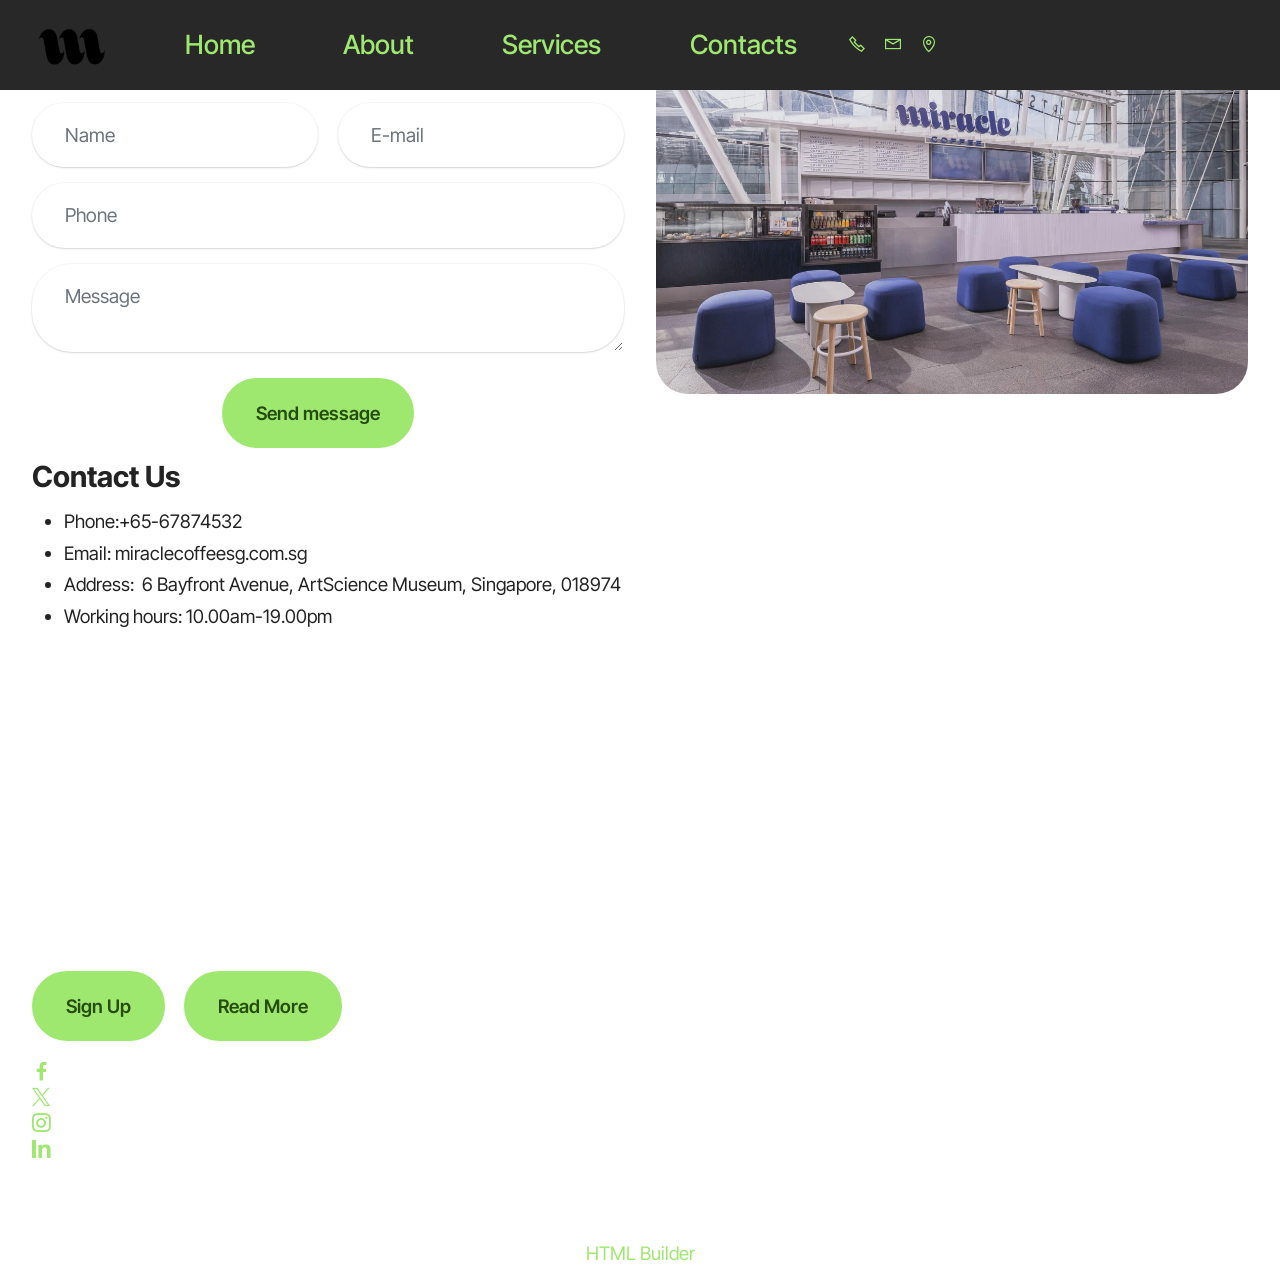
<file: page3.html>
<!DOCTYPE html>
<html  >
<head>
  <!-- Site made with Mobirise Website Builder v6.1.4, https://mobirise.com -->
  <meta charset="UTF-8">
  <meta http-equiv="X-UA-Compatible" content="IE=edge">
  <meta name="generator" content="Mobirise v6.1.4, mobirise.com">
  <meta name="viewport" content="width=device-width, initial-scale=1, minimum-scale=1">
  <link rel="shortcut icon" href="assets/images/301805165-104330795756913-1776750005625541947-n-removebg-preview.png" type="image/x-icon">
  <meta name="description" content="">
  
  
  <title>Contacts</title>
  <link rel="stylesheet" href="assets/web/assets/mobirise-icons2/mobirise2.css">
  <link rel="stylesheet" href="assets/bootstrap/css/bootstrap.min.css">
  <link rel="stylesheet" href="assets/dropdown/css/style.css">
  <link rel="stylesheet" href="assets/socicon/css/styles.css">
  <link rel="stylesheet" href="assets/theme/css/style.css">
  <link rel="preload" href="https://fonts.googleapis.com/css?family=Merriweather:300,400,500,600,700,800,900,300i,400i,500i,600i,700i,800i,900i&display=swap" as="style" onload="this.onload=null;this.rel='stylesheet'">
  <noscript><link rel="stylesheet" href="https://fonts.googleapis.com/css?family=Merriweather:300,400,500,600,700,800,900,300i,400i,500i,600i,700i,800i,900i&display=swap"></noscript>
  <link rel="preload" href="https://fonts.googleapis.com/css?family=Inter+Tight:100,200,300,400,500,600,700,800,900,100i,200i,300i,400i,500i,600i,700i,800i,900i&display=swap" as="style" onload="this.onload=null;this.rel='stylesheet'">
  <noscript><link rel="stylesheet" href="https://fonts.googleapis.com/css?family=Inter+Tight:100,200,300,400,500,600,700,800,900,100i,200i,300i,400i,500i,600i,700i,800i,900i&display=swap"></noscript>
  <link rel="preload" href="https://fonts.googleapis.com/css?family=Roboto+Condensed:100,200,300,400,500,600,700,800,900,100i,200i,300i,400i,500i,600i,700i,800i,900i&display=swap" as="style" onload="this.onload=null;this.rel='stylesheet'">
  <noscript><link rel="stylesheet" href="https://fonts.googleapis.com/css?family=Roboto+Condensed:100,200,300,400,500,600,700,800,900,100i,200i,300i,400i,500i,600i,700i,800i,900i&display=swap"></noscript>
  <link rel="preload" as="style" href="assets/mobirise/css/mbr-additional.css?v=PCYHXV"><link rel="stylesheet" href="assets/mobirise/css/mbr-additional.css?v=PCYHXV" type="text/css">

  
  
  
</head>
<body>
  
  <section data-bs-version="5.1" class="menu menu3 cid-uYOqbJSqLU" once="menu" id="menu03-r">
	

	<nav class="navbar navbar-dropdown navbar-fixed-top navbar-expand-lg">
		<div class="container">
			<div class="navbar-brand">
				<span class="navbar-logo">
					<a href="index.html">
						<img src="assets/images/301805165-104330795756913-1776750005625541947-n-removebg-preview.png" alt="Mobirise Website Builder" style="height: 5rem;">
					</a>
				</span>
				
			</div>
			<button class="navbar-toggler" type="button" data-toggle="collapse" data-bs-toggle="collapse" data-target="#navbarSupportedContent" data-bs-target="#navbarSupportedContent" aria-controls="navbarNavAltMarkup" aria-expanded="false" aria-label="Toggle navigation">
				<div class="hamburger">
					<span></span>
					<span></span>
					<span></span>
					<span></span>
				</div>
			</button>
			<div class="collapse navbar-collapse" id="navbarSupportedContent">
				<ul class="navbar-nav nav-dropdown nav-right" data-app-modern-menu="true"><li class="nav-item">
						<a class="nav-link link text-primary display-4" href="index.html">Home</a>
					</li><li class="nav-item"><a class="nav-link link text-primary display-4" href="page1.html">About</a></li>
					<li class="nav-item">
						<a class="nav-link link show text-primary display-4" href="page2.html" aria-expanded="false">Services</a>
					</li>
					<li class="nav-item">
						<a class="nav-link link text-primary display-4" href="page3.html">Contacts</a>
					</li></ul>
				<div class="icons-menu">
					<a class="iconfont-wrapper" href="https://mobiri.se">
						<span class="p-2 mbr-iconfont mobi-mbri-phone mobi-mbri"></span>
					</a>
					<a class="iconfont-wrapper" href="https://mobiri.se">
						<span class="p-2 mbr-iconfont mobi-mbri-letter mobi-mbri"></span>
					</a>
					<a class="iconfont-wrapper" href="https://mobiri.se">
						<span class="p-2 mbr-iconfont mobi-mbri-map-pin mobi-mbri"></span>
					</a>
					
				</div>
				
			</div>
		</div>
	</nav>
</section>

<section data-bs-version="5.1" class="form03 cid-uZ0dJ2Bpdz" id="form03-1l">
    

    

    <div class="container">
        <div class="row justify-content-center">
            <div class="col-12 col-lg item-wrapper">
                <div class="mbr-section-head mb-5">
                    <h3 class="mbr-section-title mbr-fonts-style align-center mb-0 display-2">
                        <strong>Contact us</strong>
                    </h3>
                    
                </div>
                <div class="col-lg-12 mx-auto mbr-form" data-form-type="formoid">
                    <form action="https://mobirise.eu/" method="POST" class="mbr-form form-with-styler" data-form-title="Form Name"><input type="hidden" name="email" data-form-email="true" value="cafhUQz55xXkS2p07meC4yH4luB0pHhVgh6mIyo/v2gCa2gkwOfayprgzUZYPH6oN7xKw0NpmPcNxbBjq26OEbNvxU+OwICFO6OotbkyXLJmZ/yrskFKlWAsTaZirG9z">
                        <div class="row">
                            <div hidden="hidden" data-form-alert="" class="alert alert-success col-12">Thanks for filling out the form!</div>
                            <div hidden="hidden" data-form-alert-danger="" class="alert alert-danger col-12">
                                Oops...! some problem!
                            </div>
                        </div>
                        <div class="dragArea row">
                            <div class="col-md col-sm-12 form-group mb-3 mb-3" data-for="name">
                                <input type="text" name="name" placeholder="Name" data-form-field="name" class="form-control" value="" id="name-form03-1l">
                            </div>
                            <div class="col-md col-sm-12 form-group mb-3 mb-3" data-for="email">
                                <input type="email" name="email" placeholder="E-mail" data-form-field="email" class="form-control" value="" id="email-form03-1l">
                            </div>
                            <div class="col-12 form-group mb-3 mb-3" data-for="phone">
                                <input type="tel" name="phone" placeholder="Phone" data-form-field="phone" class="form-control" value="" id="phone-form03-1l">
                            </div>
                            <div class="col-12 form-group mb-3 mb-3" data-for="textarea">
                                <textarea name="textarea" placeholder="Message" data-form-field="textarea" class="form-control" id="textarea-form03-1l"></textarea>
                            </div>
                            <div class="col-lg-12 col-md-12 col-sm-12 align-center mbr-section-btn"><button type="submit" class="btn btn-primary display-7">
                                    Send message
                                </button></div>
                        </div>
                    </form>
                </div>


            </div>
            <div class="col-12 col-lg-6">
                <div class="image-wrapper">
                    <img class="w-100" src="assets/images/467466325-17961017225830143-9071913292637468583-n-1170x779.jpg" alt="Mobirise Website Builder">
                </div>
            </div>

        </div>
    </div>
</section>

<section data-bs-version="5.1" class="contacts02 map1 cid-uZ0cxgg7M9" id="contacts02-1j">

    

    
    <div class="container">
        <div class="row justify-content-center">
            <div class="col-12 content-head">
                
            </div>
        </div>
        <div class="row justify-content-center">
            <div class="card col-12 col-md-12 col-lg-6">
                <div class="card-wrapper">
                    <div class="text-wrapper">
                        <h5 class="cardTitle mbr-fonts-style mb-2 display-5">
                            <strong>Contact Us</strong>
                        </h5>
                        <ul class="list mbr-fonts-style display-7">
                            <li class="mbr-text item-wrap">Phone:+65-67874532</li><li class="mbr-text item-wrap">Email: miraclecoffeesg.com.sg</li>
                            <li class="mbr-text item-wrap">Address:&nbsp; 6 Bayfront Avenue, ArtScience Museum, Singapore, 018974</li>
                            <li class="mbr-text item-wrap">Working hours: 10.00am-19.00pm</li>
                        </ul>
                    </div>
                </div>
            </div>
            <div class="map-wrapper col-md-12 col-lg-6">
                <div class="google-map"><iframe frameborder="0" style="border:0" src="https://www.google.com/maps/embed/v1/place?key=AIzaSyCt1265A4qvZy9HKUeA8J15AOC4SrCyZe4&amp;q=6 Bayfront Ave, art science museum, 新加坡 018974" allowfullscreen=""></iframe></div>
            </div>
        </div>
    </div>
</section>

<section data-bs-version="5.1" class="footer1 cid-uYUhai4i9D" once="footers" id="footer01-s">
	

	
	
	<div class="container">
		<div class="row mbr-white">
			<div class="col-12 col-md-6 col-lg-3">
				<h5 class="mbr-section-subtitle mbr-fonts-style mb-2 display-5">
					<strong>Company</strong>
				</h5>
				<ul class="list mbr-fonts-style display-7">
					<li class="mbr-text item-wrap">About</li>
					<li class="mbr-text item-wrap">Press</li>
					<li class="mbr-text item-wrap">Careers</li>
					<li class="mbr-text item-wrap">Social</li>
					<li class="mbr-text item-wrap">Contact</li>
				</ul>
			</div>
			<div class="col-12 col-md-6 col-lg-3">
				<h5 class="mbr-section-subtitle mbr-fonts-style mb-2 display-5">
					<strong>Features</strong>
				</h5>
				<ul class="list mbr-fonts-style display-7">
					<li class="mbr-text item-wrap">Branding</li>
					<li class="mbr-text item-wrap">Promotion</li>
					<li class="mbr-text item-wrap">Design</li>
					<li class="mbr-text item-wrap">Creative</li>
					<li class="mbr-text item-wrap">Production</li>
				</ul>
			</div>
			<div class="col-12 col-md-6 col-lg-3">
				<h5 class="mbr-section-subtitle mbr-fonts-style mb-2 display-5">
					<strong>Support</strong>
				</h5>
				<ul class="list mbr-fonts-style display-7">
					<li class="mbr-text item-wrap">Help</li>
					<li class="mbr-text item-wrap">Info</li>
					<li class="mbr-text item-wrap">Contacts</li>
					<li class="mbr-text item-wrap">FAQ</li>
					<li class="mbr-text item-wrap">Report</li>
				</ul>
			</div>
			<div class="col-12 col-md-6 col-lg-3">
				<h5 class="mbr-section-subtitle mbr-fonts-style mb-2 display-5">
					<strong>About</strong>
				</h5>
				<ul class="list mbr-fonts-style display-7">
					<li class="mbr-text item-wrap">History</li>
					<li class="mbr-text item-wrap">Clients</li>
					<li class="mbr-text item-wrap">Teams</li>
					<li class="mbr-text item-wrap">Brand</li>
					<li class="mbr-text item-wrap">Terms</li>
				</ul>
			</div>
			<div class="col-12 mt-5 footer-col">
				<div class="mbr-section-btn align-left"><a class="btn btn-primary display-7" href="https://mobiri.se">Sign Up</a>
					<a class="btn btn-primary display-7" href="page7.html">Read More</a></div>

				<div class="social-row mt-2 display-7">
					<div class="soc-item">
						<a href="https://mobiri.se/">
							<span class="mbr-iconfont socicon socicon-facebook"></span>
						</a>
					</div>
					<div class="soc-item">
						<a href="https://mobiri.se/">
							<span class="mbr-iconfont socicon socicon-twitter"></span>
						</a>
					</div>
					<div class="soc-item">
						<a href="https://mobiri.se/">
							<span class="mbr-iconfont socicon socicon-instagram"></span>
						</a>
					</div>
					<div class="soc-item">
						<a href="https://mobiri.se/">
							<span class="mbr-iconfont socicon-logmein socicon"></span>
						</a>
					</div>
				</div>
			</div>
			<div class="col-12 mt-4">
				<p class="mbr-text mb-0 mbr-fonts-style copyright align-center display-7">2025 Year ©&nbsp;More than coffee — it’s a lifestyle.&nbsp; Design by Mason Wah</p>
			</div>
		</div>
	</div>
</section><section class="display-7" style="padding: 0;align-items: center;justify-content: center;flex-wrap: wrap;    align-content: center;display: flex;position: relative;height: 4rem;"><a href="https://mobiri.se/4250557" style="flex: 1 1;height: 4rem;position: absolute;width: 100%;z-index: 1;"><img alt="" style="height: 4rem;" src="[data-uri]"></a><p style="margin: 0;text-align: center;" class="display-7">&#8204;</p><a style="z-index:1" href="https://mobirise.com/html-builder.html">HTML Builder</a></section><script src="assets/bootstrap/js/bootstrap.bundle.min.js"></script>  <script src="assets/smoothscroll/smooth-scroll.js"></script>  <script src="assets/ytplayer/index.js"></script>  <script src="assets/dropdown/js/navbar-dropdown.js"></script>  <script src="assets/theme/js/script.js"></script>  <script src="assets/formoid/formoid.min.js"></script>  
  
  
</body>
</html>
</file>
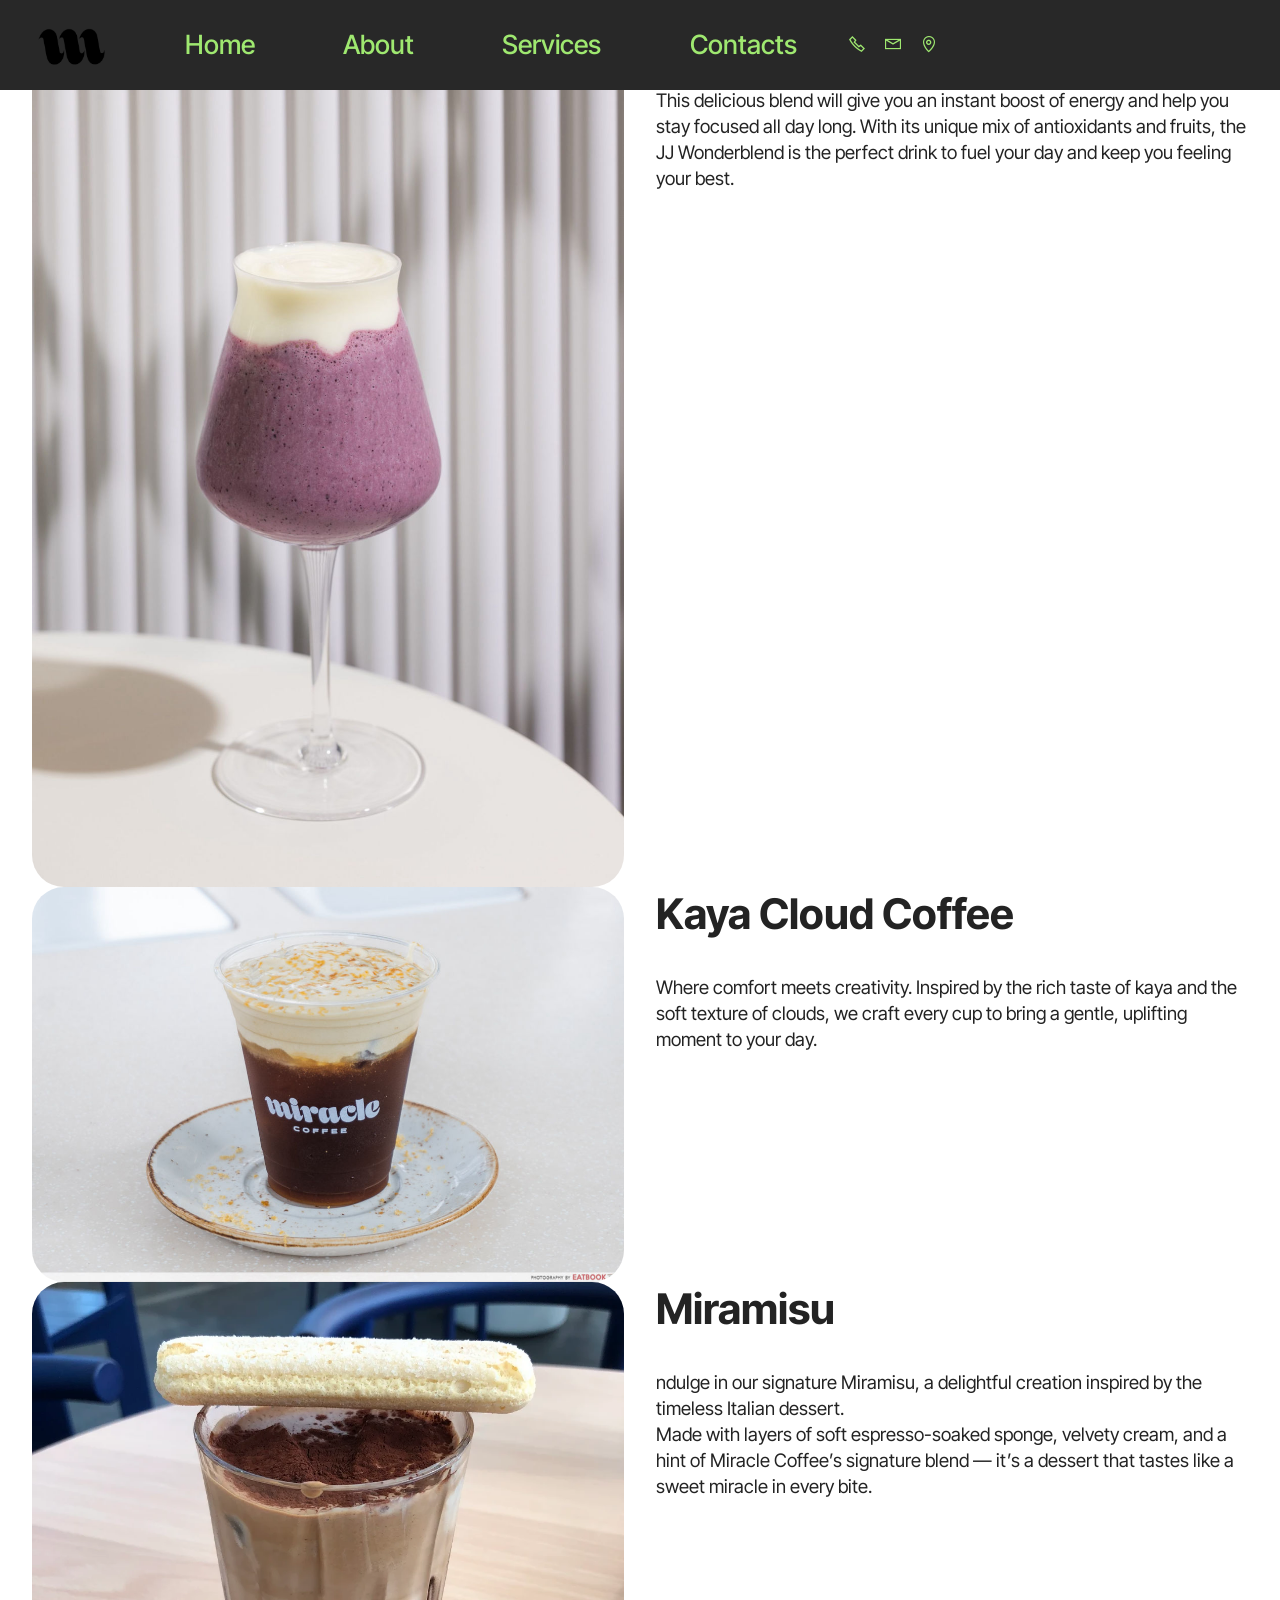
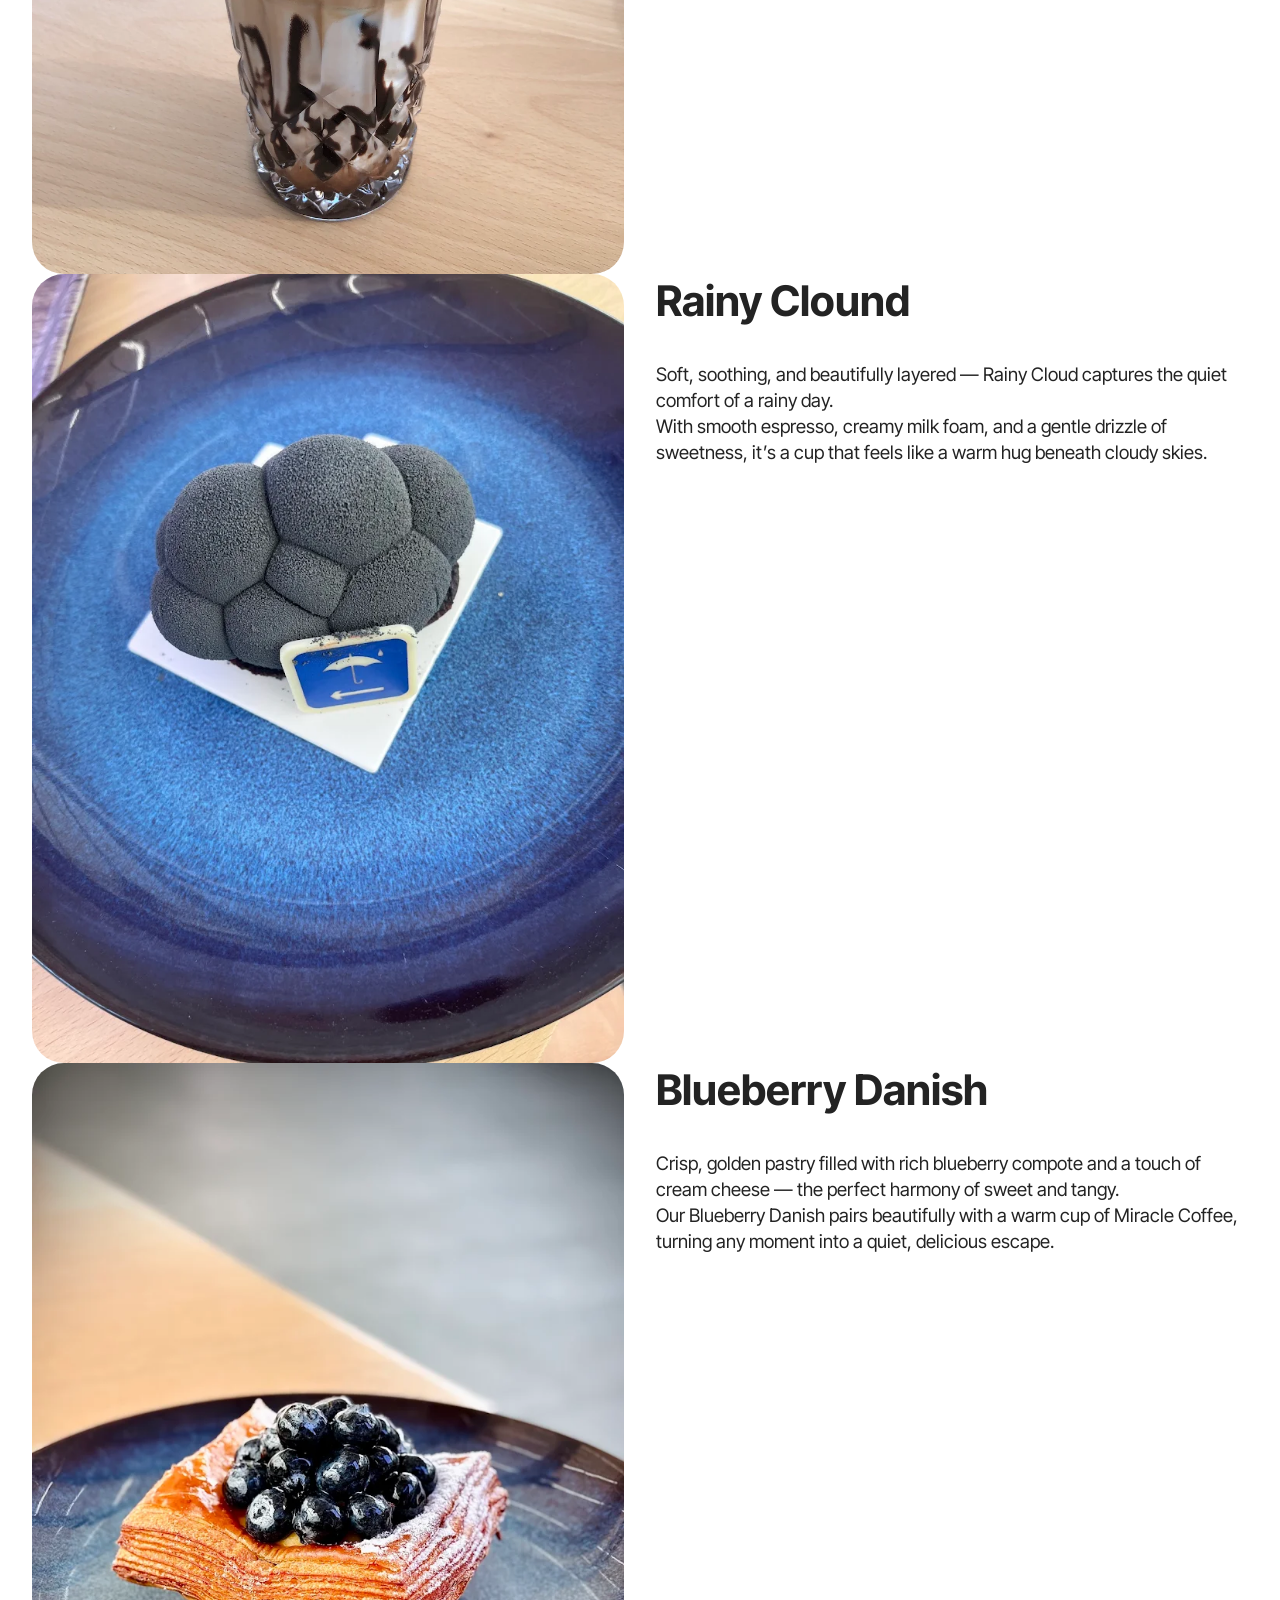
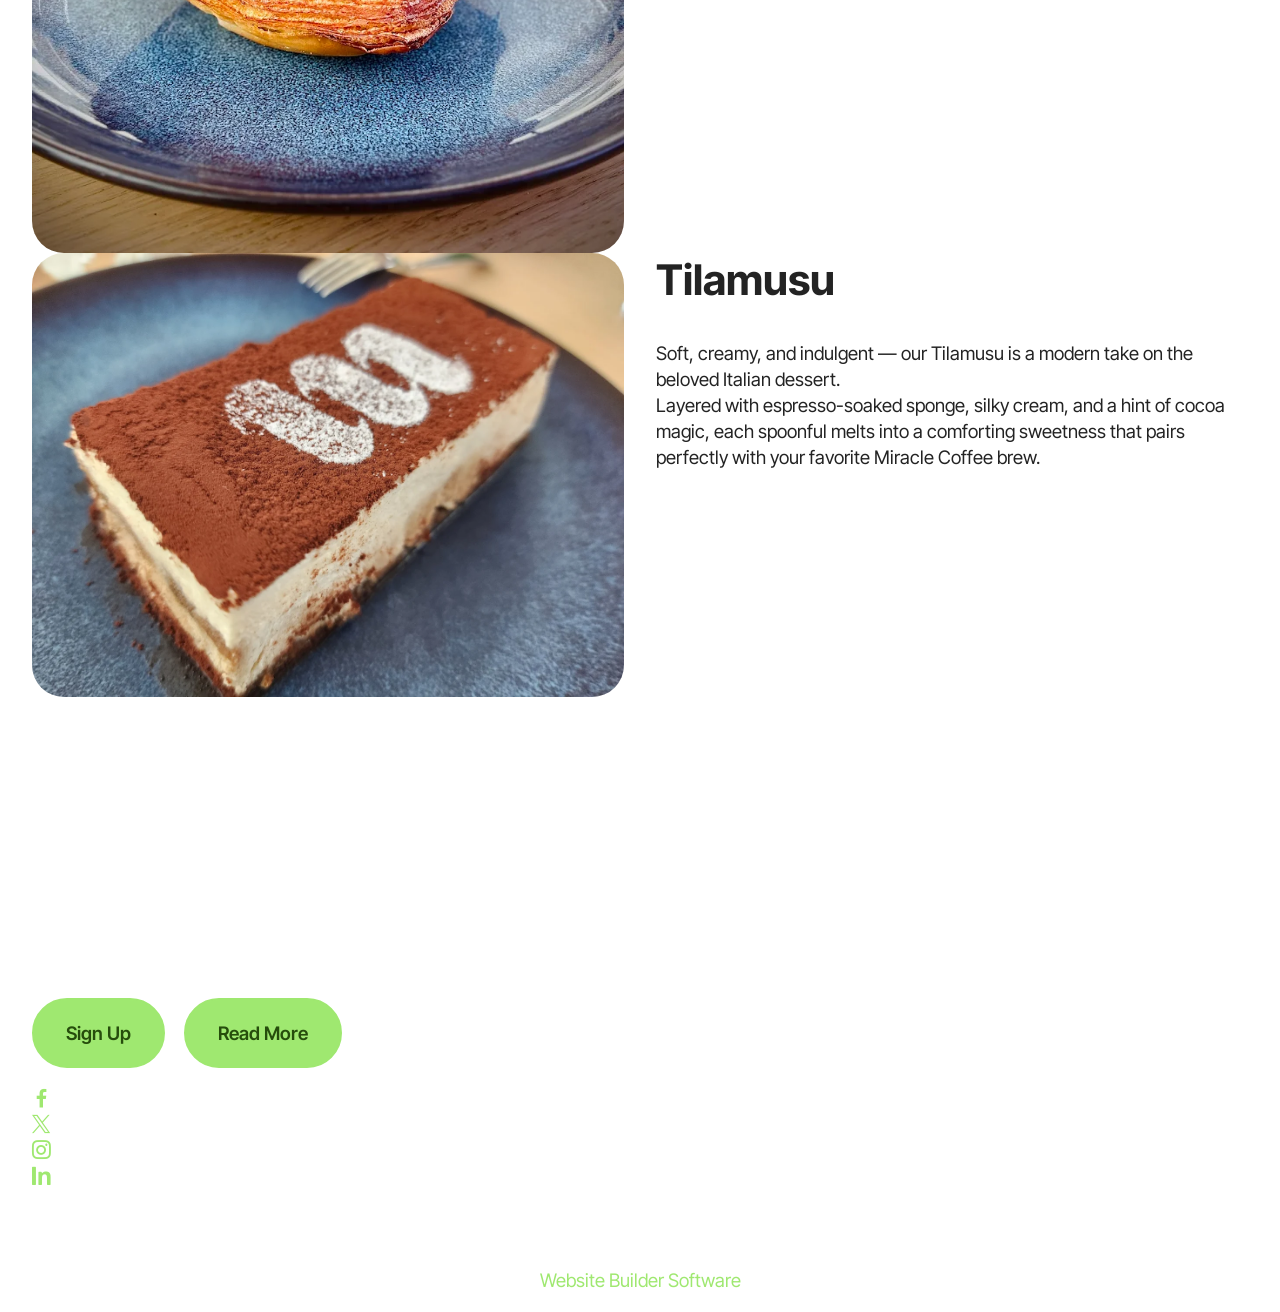
<file: page4.html>
<!DOCTYPE html>
<html  >
<head>
  <!-- Site made with Mobirise Website Builder v6.1.4, https://mobirise.com -->
  <meta charset="UTF-8">
  <meta http-equiv="X-UA-Compatible" content="IE=edge">
  <meta name="generator" content="Mobirise v6.1.4, mobirise.com">
  <meta name="viewport" content="width=device-width, initial-scale=1, minimum-scale=1">
  <link rel="shortcut icon" href="assets/images/301805165-104330795756913-1776750005625541947-n-removebg-preview.png" type="image/x-icon">
  <meta name="description" content="">
  
  
  <title>JJ Wonderblend</title>
  <link rel="stylesheet" href="assets/web/assets/mobirise-icons2/mobirise2.css">
  <link rel="stylesheet" href="assets/bootstrap/css/bootstrap.min.css">
  <link rel="stylesheet" href="assets/dropdown/css/style.css">
  <link rel="stylesheet" href="assets/socicon/css/styles.css">
  <link rel="stylesheet" href="assets/theme/css/style.css">
  <link rel="preload" href="https://fonts.googleapis.com/css?family=Merriweather:300,400,500,600,700,800,900,300i,400i,500i,600i,700i,800i,900i&display=swap" as="style" onload="this.onload=null;this.rel='stylesheet'">
  <noscript><link rel="stylesheet" href="https://fonts.googleapis.com/css?family=Merriweather:300,400,500,600,700,800,900,300i,400i,500i,600i,700i,800i,900i&display=swap"></noscript>
  <link rel="preload" href="https://fonts.googleapis.com/css?family=Inter+Tight:100,200,300,400,500,600,700,800,900,100i,200i,300i,400i,500i,600i,700i,800i,900i&display=swap" as="style" onload="this.onload=null;this.rel='stylesheet'">
  <noscript><link rel="stylesheet" href="https://fonts.googleapis.com/css?family=Inter+Tight:100,200,300,400,500,600,700,800,900,100i,200i,300i,400i,500i,600i,700i,800i,900i&display=swap"></noscript>
  <link rel="preload" href="https://fonts.googleapis.com/css?family=Roboto+Condensed:100,200,300,400,500,600,700,800,900,100i,200i,300i,400i,500i,600i,700i,800i,900i&display=swap" as="style" onload="this.onload=null;this.rel='stylesheet'">
  <noscript><link rel="stylesheet" href="https://fonts.googleapis.com/css?family=Roboto+Condensed:100,200,300,400,500,600,700,800,900,100i,200i,300i,400i,500i,600i,700i,800i,900i&display=swap"></noscript>
  <link rel="preload" as="style" href="assets/mobirise/css/mbr-additional.css?v=8wEUAw"><link rel="stylesheet" href="assets/mobirise/css/mbr-additional.css?v=8wEUAw" type="text/css">

  
  
  
</head>
<body>
  
  <section data-bs-version="5.1" class="menu menu3 cid-uYOqbJSqLU" once="menu" id="menu03-1m">
	

	<nav class="navbar navbar-dropdown navbar-fixed-top navbar-expand-lg">
		<div class="container">
			<div class="navbar-brand">
				<span class="navbar-logo">
					<a href="index.html">
						<img src="assets/images/301805165-104330795756913-1776750005625541947-n-removebg-preview.png" alt="Mobirise Website Builder" style="height: 5rem;">
					</a>
				</span>
				
			</div>
			<button class="navbar-toggler" type="button" data-toggle="collapse" data-bs-toggle="collapse" data-target="#navbarSupportedContent" data-bs-target="#navbarSupportedContent" aria-controls="navbarNavAltMarkup" aria-expanded="false" aria-label="Toggle navigation">
				<div class="hamburger">
					<span></span>
					<span></span>
					<span></span>
					<span></span>
				</div>
			</button>
			<div class="collapse navbar-collapse" id="navbarSupportedContent">
				<ul class="navbar-nav nav-dropdown nav-right" data-app-modern-menu="true"><li class="nav-item">
						<a class="nav-link link text-primary display-4" href="index.html">Home</a>
					</li><li class="nav-item"><a class="nav-link link text-primary display-4" href="page1.html">About</a></li>
					<li class="nav-item">
						<a class="nav-link link show text-primary display-4" href="page2.html" aria-expanded="false">Services</a>
					</li>
					<li class="nav-item">
						<a class="nav-link link text-primary display-4" href="page3.html">Contacts</a>
					</li></ul>
				<div class="icons-menu">
					<a class="iconfont-wrapper" href="https://mobiri.se">
						<span class="p-2 mbr-iconfont mobi-mbri-phone mobi-mbri"></span>
					</a>
					<a class="iconfont-wrapper" href="https://mobiri.se">
						<span class="p-2 mbr-iconfont mobi-mbri-letter mobi-mbri"></span>
					</a>
					<a class="iconfont-wrapper" href="https://mobiri.se">
						<span class="p-2 mbr-iconfont mobi-mbri-map-pin mobi-mbri"></span>
					</a>
					
				</div>
				
			</div>
		</div>
	</nav>
</section>

<section data-bs-version="5.1" class="start article4 cid-uZ0gLj3XS8" id="article04-1o">
	

	
	

	<div class="container">
		<div class="row justify-content-center">
			<div class="col-12 col-md-12 col-lg-6 image-wrapper">
				<img class="w-100" src="assets/images/miracle-coffee-jjs-wonderblend-scaled-1170x1754.jpg" alt="Mobirise Website Builder">
			</div>
			<div class="col-12 col-md-12 col-lg">
				<div class="text-wrapper align-left">
					<h1 class="mbr-section-title mbr-fonts-style mb-4 display-2"><strong>JJ Wonderblend</strong></h1>
					<p class="mbr-text mbr-fonts-style mb-4 display-7">This delicious blend will give you an instant boost of energy and help you stay focused all day long. With its unique mix of antioxidants and fruits, the JJ Wonderblend is the perfect drink to fuel your day and keep you feeling your best.</p>
					
				</div>
			</div>
		</div>
	</div>
</section>

<section data-bs-version="5.1" class="start article4 cid-uZ0gLNaIgO" id="article04-1p">
	

	
	

	<div class="container">
		<div class="row justify-content-center">
			<div class="col-12 col-md-12 col-lg-6 image-wrapper">
				<img class="w-100" src="assets/images/miracle-coffee-kaya-cloud-1170x780.jpg" alt="Mobirise Website Builder">
			</div>
			<div class="col-12 col-md-12 col-lg">
				<div class="text-wrapper align-left">
					<h1 class="mbr-section-title mbr-fonts-style mb-4 display-2"><strong>Kaya Cloud Coffee</strong></h1>
					<p class="mbr-text mbr-fonts-style mb-4 display-7">Where comfort meets creativity. Inspired by the rich taste of kaya and the soft texture of clouds, we craft every cup to bring a gentle, uplifting moment to your day.</p>
					
				</div>
			</div>
		</div>
	</div>
</section>

<section data-bs-version="5.1" class="start article4 cid-uZ0gM5lpZk" id="article04-1q">
	

	
	

	<div class="container">
		<div class="row justify-content-center">
			<div class="col-12 col-md-12 col-lg-6 image-wrapper">
				<img class="w-100" src="assets/images/unnamed.webp" alt="Mobirise Website Builder">
			</div>
			<div class="col-12 col-md-12 col-lg">
				<div class="text-wrapper align-left">
					<h1 class="mbr-section-title mbr-fonts-style mb-4 display-2"><strong>Miramisu</strong></h1>
					<p class="mbr-text mbr-fonts-style mb-4 display-7">ndulge in our signature Miramisu, a delightful creation inspired by the timeless Italian dessert.<br>Made with layers of soft espresso-soaked sponge, velvety cream, and a hint of Miracle Coffee’s signature blend — it’s a dessert that tastes like a sweet miracle in every bite.</p>
					
				</div>
			</div>
		</div>
	</div>
</section>

<section data-bs-version="5.1" class="start article4 cid-uZ0kOKxnDj" id="article04-1r">
	

	
	

	<div class="container">
		<div class="row justify-content-center">
			<div class="col-12 col-md-12 col-lg-6 image-wrapper">
				<img class="w-100" src="assets/images/unnamed-3.webp" alt="Mobirise Website Builder">
			</div>
			<div class="col-12 col-md-12 col-lg">
				<div class="text-wrapper align-left">
					<h1 class="mbr-section-title mbr-fonts-style mb-4 display-2"><strong>Rainy Clound</strong></h1>
					<p class="mbr-text mbr-fonts-style mb-4 display-7">Soft, soothing, and beautifully layered — Rainy Cloud captures the quiet comfort of a rainy day.<br>With smooth espresso, creamy milk foam, and a gentle drizzle of sweetness, it’s a cup that feels like a warm hug beneath cloudy skies.</p>
					
				</div>
			</div>
		</div>
	</div>
</section>

<section data-bs-version="5.1" class="start article4 cid-uZ0kP2mtgR" id="article04-1s">
	

	
	

	<div class="container">
		<div class="row justify-content-center">
			<div class="col-12 col-md-12 col-lg-6 image-wrapper">
				<img class="w-100" src="assets/images/unnamed-1.webp" alt="Mobirise Website Builder">
			</div>
			<div class="col-12 col-md-12 col-lg">
				<div class="text-wrapper align-left">
					<h1 class="mbr-section-title mbr-fonts-style mb-4 display-2"><strong>Blueberry Danish</strong></h1>
					<p class="mbr-text mbr-fonts-style mb-4 display-7">Crisp, golden pastry filled with rich blueberry compote and a touch of cream cheese — the perfect harmony of sweet and tangy.<br>Our Blueberry Danish pairs beautifully with a warm cup of Miracle Coffee, turning any moment into a quiet, delicious escape.</p>
					
				</div>
			</div>
		</div>
	</div>
</section>

<section data-bs-version="5.1" class="start article4 cid-uZ0kPm8dXJ" id="article04-1t">
	

	
	

	<div class="container">
		<div class="row justify-content-center">
			<div class="col-12 col-md-12 col-lg-6 image-wrapper">
				<img class="w-100" src="assets/images/unnamed-4.webp" alt="Mobirise Website Builder">
			</div>
			<div class="col-12 col-md-12 col-lg">
				<div class="text-wrapper align-left">
					<h1 class="mbr-section-title mbr-fonts-style mb-4 display-2"><strong>Tilamusu</strong></h1>
					<p class="mbr-text mbr-fonts-style mb-4 display-7">Soft, creamy, and indulgent — our Tilamusu is a modern take on the beloved Italian dessert.<br>Layered with espresso-soaked sponge, silky cream, and a hint of cocoa magic, each spoonful melts into a comforting sweetness that pairs perfectly with your favorite Miracle Coffee brew.</p>
					
				</div>
			</div>
		</div>
	</div>
</section>

<section data-bs-version="5.1" class="footer1 cid-uYUhai4i9D" once="footers" id="footer01-1n">
	

	
	
	<div class="container">
		<div class="row mbr-white">
			<div class="col-12 col-md-6 col-lg-3">
				<h5 class="mbr-section-subtitle mbr-fonts-style mb-2 display-5">
					<strong>Company</strong>
				</h5>
				<ul class="list mbr-fonts-style display-7">
					<li class="mbr-text item-wrap">About</li>
					<li class="mbr-text item-wrap">Press</li>
					<li class="mbr-text item-wrap">Careers</li>
					<li class="mbr-text item-wrap">Social</li>
					<li class="mbr-text item-wrap">Contact</li>
				</ul>
			</div>
			<div class="col-12 col-md-6 col-lg-3">
				<h5 class="mbr-section-subtitle mbr-fonts-style mb-2 display-5">
					<strong>Features</strong>
				</h5>
				<ul class="list mbr-fonts-style display-7">
					<li class="mbr-text item-wrap">Branding</li>
					<li class="mbr-text item-wrap">Promotion</li>
					<li class="mbr-text item-wrap">Design</li>
					<li class="mbr-text item-wrap">Creative</li>
					<li class="mbr-text item-wrap">Production</li>
				</ul>
			</div>
			<div class="col-12 col-md-6 col-lg-3">
				<h5 class="mbr-section-subtitle mbr-fonts-style mb-2 display-5">
					<strong>Support</strong>
				</h5>
				<ul class="list mbr-fonts-style display-7">
					<li class="mbr-text item-wrap">Help</li>
					<li class="mbr-text item-wrap">Info</li>
					<li class="mbr-text item-wrap">Contacts</li>
					<li class="mbr-text item-wrap">FAQ</li>
					<li class="mbr-text item-wrap">Report</li>
				</ul>
			</div>
			<div class="col-12 col-md-6 col-lg-3">
				<h5 class="mbr-section-subtitle mbr-fonts-style mb-2 display-5">
					<strong>About</strong>
				</h5>
				<ul class="list mbr-fonts-style display-7">
					<li class="mbr-text item-wrap">History</li>
					<li class="mbr-text item-wrap">Clients</li>
					<li class="mbr-text item-wrap">Teams</li>
					<li class="mbr-text item-wrap">Brand</li>
					<li class="mbr-text item-wrap">Terms</li>
				</ul>
			</div>
			<div class="col-12 mt-5 footer-col">
				<div class="mbr-section-btn align-left"><a class="btn btn-primary display-7" href="https://mobiri.se">Sign Up</a>
					<a class="btn btn-primary display-7" href="page7.html">Read More</a></div>

				<div class="social-row mt-2 display-7">
					<div class="soc-item">
						<a href="https://mobiri.se/">
							<span class="mbr-iconfont socicon socicon-facebook"></span>
						</a>
					</div>
					<div class="soc-item">
						<a href="https://mobiri.se/">
							<span class="mbr-iconfont socicon socicon-twitter"></span>
						</a>
					</div>
					<div class="soc-item">
						<a href="https://mobiri.se/">
							<span class="mbr-iconfont socicon socicon-instagram"></span>
						</a>
					</div>
					<div class="soc-item">
						<a href="https://mobiri.se/">
							<span class="mbr-iconfont socicon-logmein socicon"></span>
						</a>
					</div>
				</div>
			</div>
			<div class="col-12 mt-4">
				<p class="mbr-text mb-0 mbr-fonts-style copyright align-center display-7">2025 Year ©&nbsp;More than coffee — it’s a lifestyle.&nbsp; Design by Mason Wah</p>
			</div>
		</div>
	</div>
</section><section class="display-7" style="padding: 0;align-items: center;justify-content: center;flex-wrap: wrap;    align-content: center;display: flex;position: relative;height: 4rem;"><a href="https://mobiri.se/4250557" style="flex: 1 1;height: 4rem;position: absolute;width: 100%;z-index: 1;"><img alt="" style="height: 4rem;" src="[data-uri]"></a><p style="margin: 0;text-align: center;" class="display-7">&#8204;</p><a style="z-index:1" href="https://mobirise.com"> Website Builder Software</a></section><script src="assets/bootstrap/js/bootstrap.bundle.min.js"></script>  <script src="assets/smoothscroll/smooth-scroll.js"></script>  <script src="assets/ytplayer/index.js"></script>  <script src="assets/dropdown/js/navbar-dropdown.js"></script>  <script src="assets/theme/js/script.js"></script>  
  
  
</body>
</html>
</file>
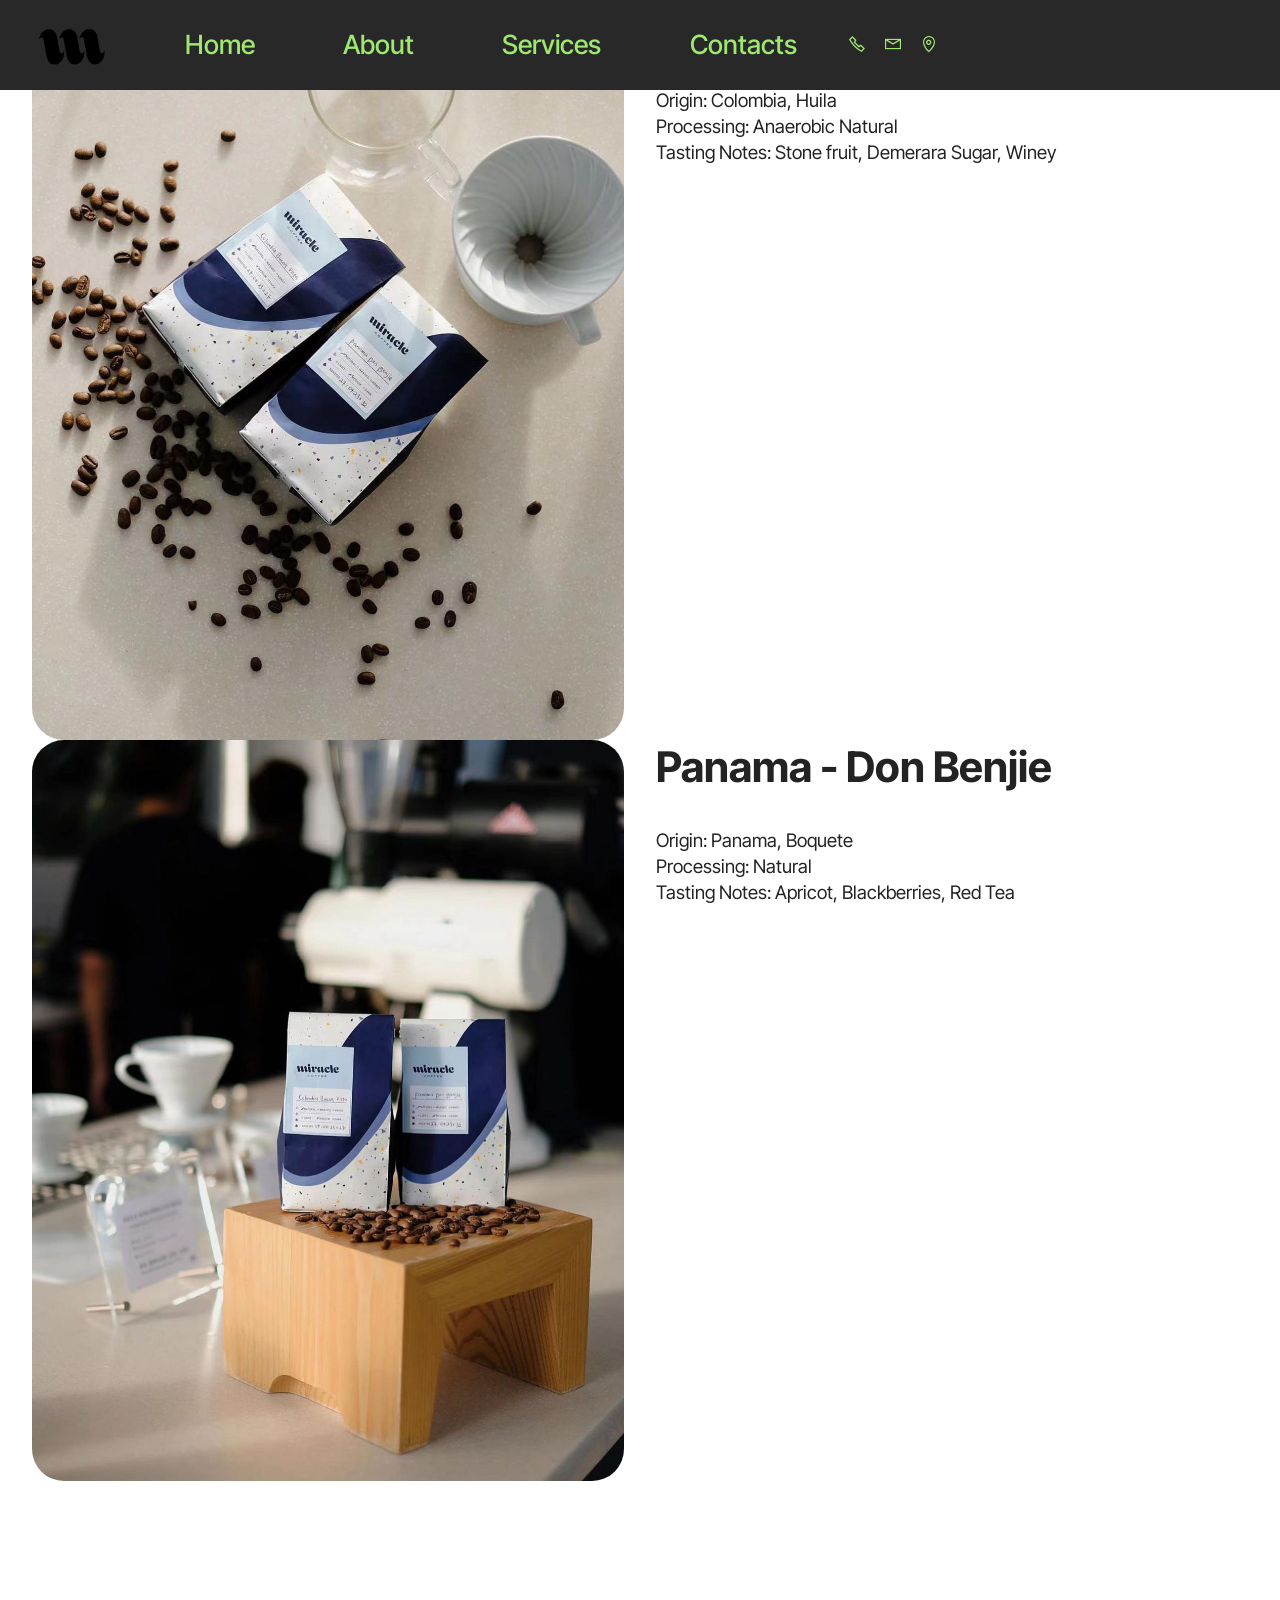
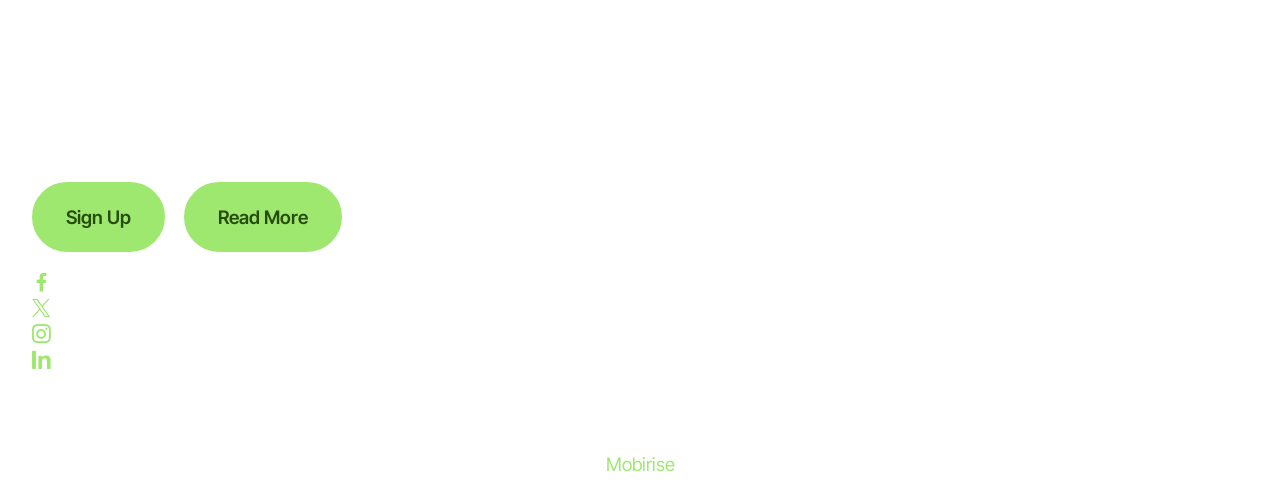
<file: page5.html>
<!DOCTYPE html>
<html  >
<head>
  <!-- Site made with Mobirise Website Builder v6.1.4, https://mobirise.com -->
  <meta charset="UTF-8">
  <meta http-equiv="X-UA-Compatible" content="IE=edge">
  <meta name="generator" content="Mobirise v6.1.4, mobirise.com">
  <meta name="viewport" content="width=device-width, initial-scale=1, minimum-scale=1">
  <link rel="shortcut icon" href="assets/images/301805165-104330795756913-1776750005625541947-n-removebg-preview.png" type="image/x-icon">
  <meta name="description" content="">
  
  
  <title>Coffee Bean</title>
  <link rel="stylesheet" href="assets/web/assets/mobirise-icons2/mobirise2.css">
  <link rel="stylesheet" href="assets/bootstrap/css/bootstrap.min.css">
  <link rel="stylesheet" href="assets/dropdown/css/style.css">
  <link rel="stylesheet" href="assets/socicon/css/styles.css">
  <link rel="stylesheet" href="assets/theme/css/style.css">
  <link rel="preload" href="https://fonts.googleapis.com/css?family=Merriweather:300,400,500,600,700,800,900,300i,400i,500i,600i,700i,800i,900i&display=swap" as="style" onload="this.onload=null;this.rel='stylesheet'">
  <noscript><link rel="stylesheet" href="https://fonts.googleapis.com/css?family=Merriweather:300,400,500,600,700,800,900,300i,400i,500i,600i,700i,800i,900i&display=swap"></noscript>
  <link rel="preload" href="https://fonts.googleapis.com/css?family=Inter+Tight:100,200,300,400,500,600,700,800,900,100i,200i,300i,400i,500i,600i,700i,800i,900i&display=swap" as="style" onload="this.onload=null;this.rel='stylesheet'">
  <noscript><link rel="stylesheet" href="https://fonts.googleapis.com/css?family=Inter+Tight:100,200,300,400,500,600,700,800,900,100i,200i,300i,400i,500i,600i,700i,800i,900i&display=swap"></noscript>
  <link rel="preload" href="https://fonts.googleapis.com/css?family=Roboto+Condensed:100,200,300,400,500,600,700,800,900,100i,200i,300i,400i,500i,600i,700i,800i,900i&display=swap" as="style" onload="this.onload=null;this.rel='stylesheet'">
  <noscript><link rel="stylesheet" href="https://fonts.googleapis.com/css?family=Roboto+Condensed:100,200,300,400,500,600,700,800,900,100i,200i,300i,400i,500i,600i,700i,800i,900i&display=swap"></noscript>
  <link rel="preload" as="style" href="assets/mobirise/css/mbr-additional.css?v=PobQN2"><link rel="stylesheet" href="assets/mobirise/css/mbr-additional.css?v=PobQN2" type="text/css">

  
  
  
</head>
<body>
  
  <section data-bs-version="5.1" class="menu menu3 cid-uYOqbJSqLU" once="menu" id="menu03-1u">
	

	<nav class="navbar navbar-dropdown navbar-fixed-top navbar-expand-lg">
		<div class="container">
			<div class="navbar-brand">
				<span class="navbar-logo">
					<a href="index.html">
						<img src="assets/images/301805165-104330795756913-1776750005625541947-n-removebg-preview.png" alt="Mobirise Website Builder" style="height: 5rem;">
					</a>
				</span>
				
			</div>
			<button class="navbar-toggler" type="button" data-toggle="collapse" data-bs-toggle="collapse" data-target="#navbarSupportedContent" data-bs-target="#navbarSupportedContent" aria-controls="navbarNavAltMarkup" aria-expanded="false" aria-label="Toggle navigation">
				<div class="hamburger">
					<span></span>
					<span></span>
					<span></span>
					<span></span>
				</div>
			</button>
			<div class="collapse navbar-collapse" id="navbarSupportedContent">
				<ul class="navbar-nav nav-dropdown nav-right" data-app-modern-menu="true"><li class="nav-item">
						<a class="nav-link link text-primary display-4" href="index.html">Home</a>
					</li><li class="nav-item"><a class="nav-link link text-primary display-4" href="page1.html">About</a></li>
					<li class="nav-item">
						<a class="nav-link link show text-primary display-4" href="page2.html" aria-expanded="false">Services</a>
					</li>
					<li class="nav-item">
						<a class="nav-link link text-primary display-4" href="page3.html">Contacts</a>
					</li></ul>
				<div class="icons-menu">
					<a class="iconfont-wrapper" href="https://mobiri.se">
						<span class="p-2 mbr-iconfont mobi-mbri-phone mobi-mbri"></span>
					</a>
					<a class="iconfont-wrapper" href="https://mobiri.se">
						<span class="p-2 mbr-iconfont mobi-mbri-letter mobi-mbri"></span>
					</a>
					<a class="iconfont-wrapper" href="https://mobiri.se">
						<span class="p-2 mbr-iconfont mobi-mbri-map-pin mobi-mbri"></span>
					</a>
					
				</div>
				
			</div>
		</div>
	</nav>
</section>

<section data-bs-version="5.1" class="start article4 cid-uZ0vzeFx9t" id="article04-1x">
	

	
	

	<div class="container">
		<div class="row justify-content-center">
			<div class="col-12 col-md-12 col-lg-6 image-wrapper">
				<img class="w-100" src="assets/images/481477380-612297934960427-5396596899821233085-n-1170x1463.jpg" alt="Mobirise Website Builder">
			</div>
			<div class="col-12 col-md-12 col-lg">
				<div class="text-wrapper align-left">
					<h1 class="mbr-section-title mbr-fonts-style mb-4 display-2"><strong>Colombia - Buena Vista</strong></h1>
					<p class="mbr-text mbr-fonts-style mb-4 display-7">Origin: Colombia, Huila<br>Processing: Anaerobic Natural<br>Tasting Notes: Stone fruit, Demerara Sugar, Winey</p>
					
				</div>
			</div>
		</div>
	</div>
</section>

<section data-bs-version="5.1" class="start article4 cid-uZ0vyLUSUf" id="article04-1w">
	

	
	

	<div class="container">
		<div class="row justify-content-center">
			<div class="col-12 col-md-12 col-lg-6 image-wrapper">
				<img class="w-100" src="assets/images/481780273-612298191627068-6673244342465356547-n-1170x1463.jpg" alt="Mobirise Website Builder">
			</div>
			<div class="col-12 col-md-12 col-lg">
				<div class="text-wrapper align-left">
					<h1 class="mbr-section-title mbr-fonts-style mb-4 display-2"><strong>Panama - Don Benjie</strong></h1>
					<p class="mbr-text mbr-fonts-style mb-4 display-7">Origin: Panama, Boquete<br>Processing: Natural<br>Tasting Notes: Apricot, Blackberries, Red Tea</p>
					
				</div>
			</div>
		</div>
	</div>
</section>

<section data-bs-version="5.1" class="footer1 cid-uYUhai4i9D" once="footers" id="footer01-1v">
	

	
	
	<div class="container">
		<div class="row mbr-white">
			<div class="col-12 col-md-6 col-lg-3">
				<h5 class="mbr-section-subtitle mbr-fonts-style mb-2 display-5">
					<strong>Company</strong>
				</h5>
				<ul class="list mbr-fonts-style display-7">
					<li class="mbr-text item-wrap">About</li>
					<li class="mbr-text item-wrap">Press</li>
					<li class="mbr-text item-wrap">Careers</li>
					<li class="mbr-text item-wrap">Social</li>
					<li class="mbr-text item-wrap">Contact</li>
				</ul>
			</div>
			<div class="col-12 col-md-6 col-lg-3">
				<h5 class="mbr-section-subtitle mbr-fonts-style mb-2 display-5">
					<strong>Features</strong>
				</h5>
				<ul class="list mbr-fonts-style display-7">
					<li class="mbr-text item-wrap">Branding</li>
					<li class="mbr-text item-wrap">Promotion</li>
					<li class="mbr-text item-wrap">Design</li>
					<li class="mbr-text item-wrap">Creative</li>
					<li class="mbr-text item-wrap">Production</li>
				</ul>
			</div>
			<div class="col-12 col-md-6 col-lg-3">
				<h5 class="mbr-section-subtitle mbr-fonts-style mb-2 display-5">
					<strong>Support</strong>
				</h5>
				<ul class="list mbr-fonts-style display-7">
					<li class="mbr-text item-wrap">Help</li>
					<li class="mbr-text item-wrap">Info</li>
					<li class="mbr-text item-wrap">Contacts</li>
					<li class="mbr-text item-wrap">FAQ</li>
					<li class="mbr-text item-wrap">Report</li>
				</ul>
			</div>
			<div class="col-12 col-md-6 col-lg-3">
				<h5 class="mbr-section-subtitle mbr-fonts-style mb-2 display-5">
					<strong>About</strong>
				</h5>
				<ul class="list mbr-fonts-style display-7">
					<li class="mbr-text item-wrap">History</li>
					<li class="mbr-text item-wrap">Clients</li>
					<li class="mbr-text item-wrap">Teams</li>
					<li class="mbr-text item-wrap">Brand</li>
					<li class="mbr-text item-wrap">Terms</li>
				</ul>
			</div>
			<div class="col-12 mt-5 footer-col">
				<div class="mbr-section-btn align-left"><a class="btn btn-primary display-7" href="https://mobiri.se">Sign Up</a>
					<a class="btn btn-primary display-7" href="page7.html">Read More</a></div>

				<div class="social-row mt-2 display-7">
					<div class="soc-item">
						<a href="https://mobiri.se/">
							<span class="mbr-iconfont socicon socicon-facebook"></span>
						</a>
					</div>
					<div class="soc-item">
						<a href="https://mobiri.se/">
							<span class="mbr-iconfont socicon socicon-twitter"></span>
						</a>
					</div>
					<div class="soc-item">
						<a href="https://mobiri.se/">
							<span class="mbr-iconfont socicon socicon-instagram"></span>
						</a>
					</div>
					<div class="soc-item">
						<a href="https://mobiri.se/">
							<span class="mbr-iconfont socicon-logmein socicon"></span>
						</a>
					</div>
				</div>
			</div>
			<div class="col-12 mt-4">
				<p class="mbr-text mb-0 mbr-fonts-style copyright align-center display-7">2025 Year ©&nbsp;More than coffee — it’s a lifestyle.&nbsp; Design by Mason Wah</p>
			</div>
		</div>
	</div>
</section><section class="display-7" style="padding: 0;align-items: center;justify-content: center;flex-wrap: wrap;    align-content: center;display: flex;position: relative;height: 4rem;"><a href="https://mobiri.se/4250557" style="flex: 1 1;height: 4rem;position: absolute;width: 100%;z-index: 1;"><img alt="" style="height: 4rem;" src="[data-uri]"></a><p style="margin: 0;text-align: center;" class="display-7">&#8204;</p><a style="z-index:1" href="https://mobirise.com">Mobirise </a></section><script src="assets/bootstrap/js/bootstrap.bundle.min.js"></script>  <script src="assets/smoothscroll/smooth-scroll.js"></script>  <script src="assets/ytplayer/index.js"></script>  <script src="assets/dropdown/js/navbar-dropdown.js"></script>  <script src="assets/theme/js/script.js"></script>  
  
  
</body>
</html>
</file>
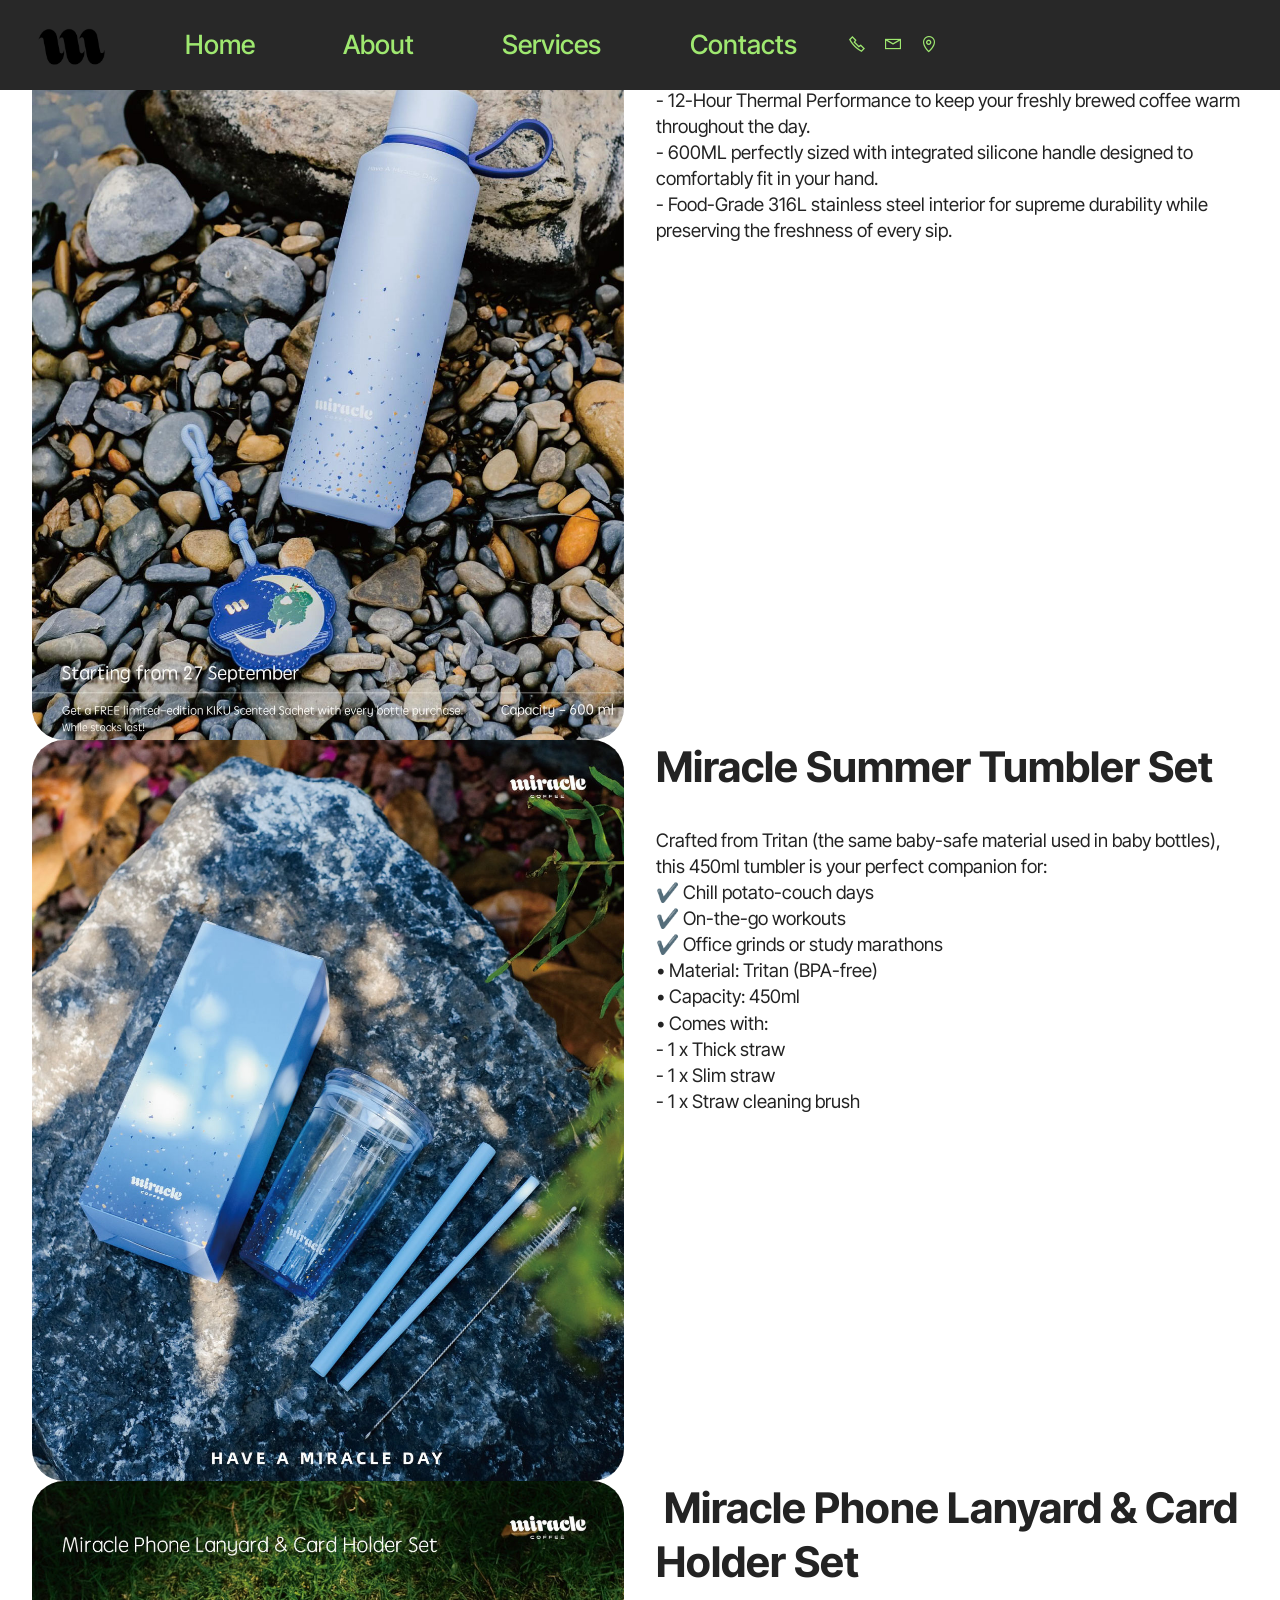
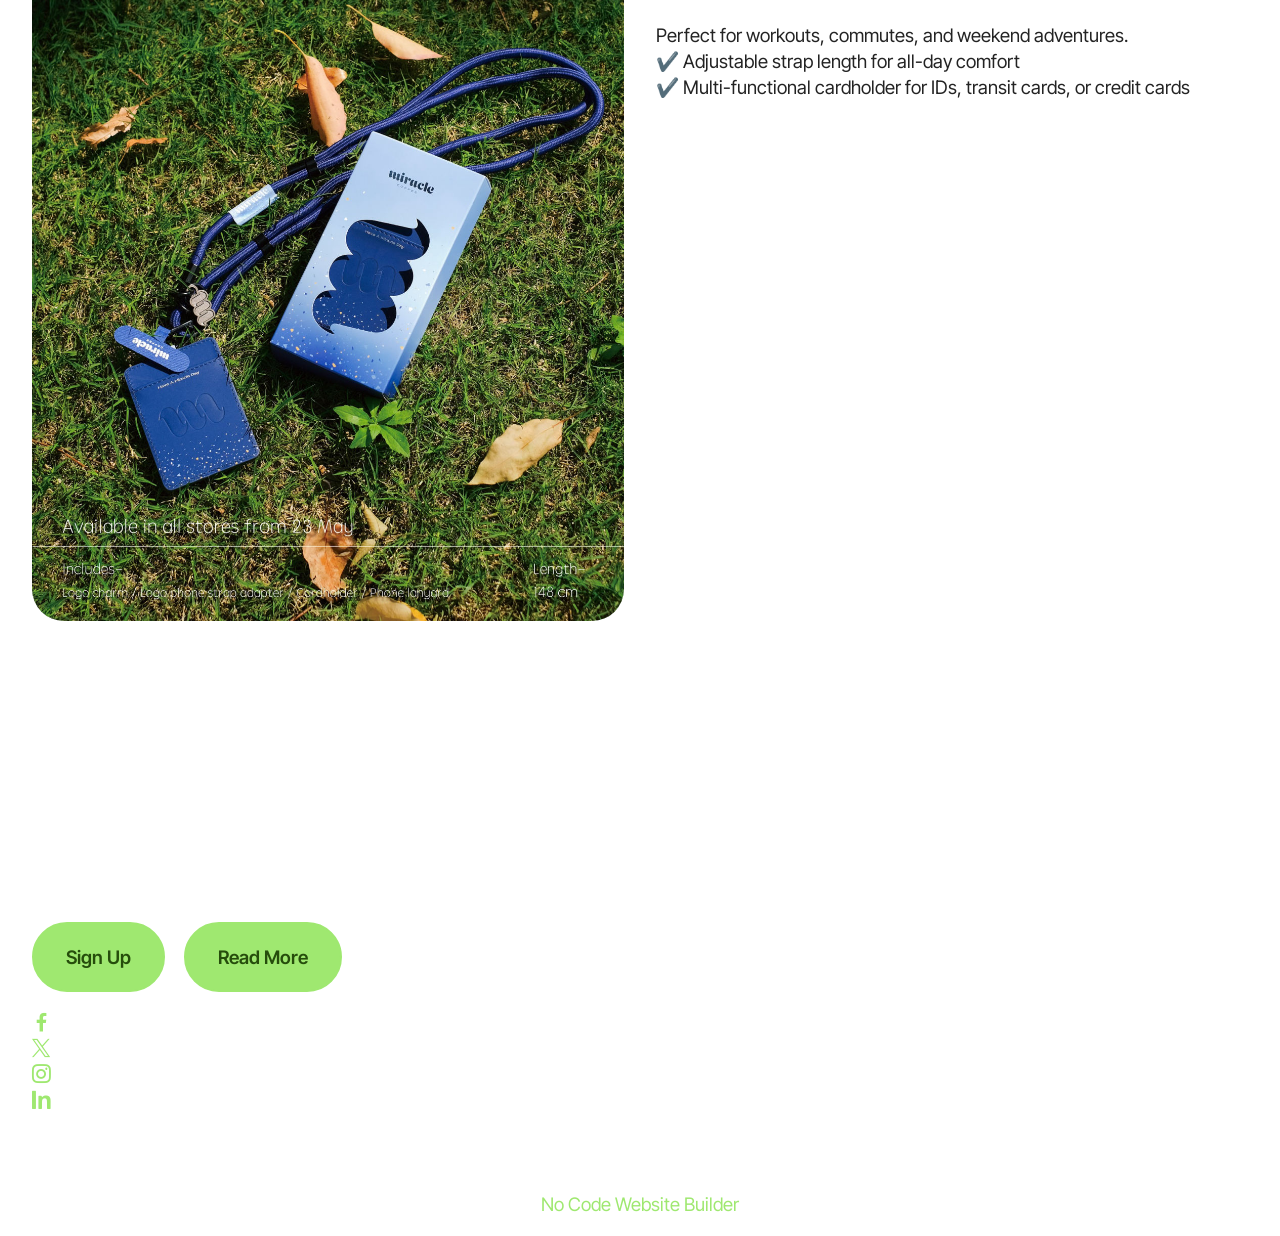
<file: page6.html>
<!DOCTYPE html>
<html  >
<head>
  <!-- Site made with Mobirise Website Builder v6.1.4, https://mobirise.com -->
  <meta charset="UTF-8">
  <meta http-equiv="X-UA-Compatible" content="IE=edge">
  <meta name="generator" content="Mobirise v6.1.4, mobirise.com">
  <meta name="viewport" content="width=device-width, initial-scale=1, minimum-scale=1">
  <link rel="shortcut icon" href="assets/images/301805165-104330795756913-1776750005625541947-n-removebg-preview.png" type="image/x-icon">
  <meta name="description" content="">
  
  
  <title>bottel</title>
  <link rel="stylesheet" href="assets/web/assets/mobirise-icons2/mobirise2.css">
  <link rel="stylesheet" href="assets/bootstrap/css/bootstrap.min.css">
  <link rel="stylesheet" href="assets/dropdown/css/style.css">
  <link rel="stylesheet" href="assets/socicon/css/styles.css">
  <link rel="stylesheet" href="assets/theme/css/style.css">
  <link rel="preload" href="https://fonts.googleapis.com/css?family=Merriweather:300,400,500,600,700,800,900,300i,400i,500i,600i,700i,800i,900i&display=swap" as="style" onload="this.onload=null;this.rel='stylesheet'">
  <noscript><link rel="stylesheet" href="https://fonts.googleapis.com/css?family=Merriweather:300,400,500,600,700,800,900,300i,400i,500i,600i,700i,800i,900i&display=swap"></noscript>
  <link rel="preload" href="https://fonts.googleapis.com/css?family=Inter+Tight:100,200,300,400,500,600,700,800,900,100i,200i,300i,400i,500i,600i,700i,800i,900i&display=swap" as="style" onload="this.onload=null;this.rel='stylesheet'">
  <noscript><link rel="stylesheet" href="https://fonts.googleapis.com/css?family=Inter+Tight:100,200,300,400,500,600,700,800,900,100i,200i,300i,400i,500i,600i,700i,800i,900i&display=swap"></noscript>
  <link rel="preload" href="https://fonts.googleapis.com/css?family=Roboto+Condensed:100,200,300,400,500,600,700,800,900,100i,200i,300i,400i,500i,600i,700i,800i,900i&display=swap" as="style" onload="this.onload=null;this.rel='stylesheet'">
  <noscript><link rel="stylesheet" href="https://fonts.googleapis.com/css?family=Roboto+Condensed:100,200,300,400,500,600,700,800,900,100i,200i,300i,400i,500i,600i,700i,800i,900i&display=swap"></noscript>
  <link rel="preload" as="style" href="assets/mobirise/css/mbr-additional.css?v=lOukaY"><link rel="stylesheet" href="assets/mobirise/css/mbr-additional.css?v=lOukaY" type="text/css">

  
  
  
</head>
<body>
  
  <section data-bs-version="5.1" class="menu menu3 cid-uYOqbJSqLU" once="menu" id="menu03-1y">
	

	<nav class="navbar navbar-dropdown navbar-fixed-top navbar-expand-lg">
		<div class="container">
			<div class="navbar-brand">
				<span class="navbar-logo">
					<a href="index.html">
						<img src="assets/images/301805165-104330795756913-1776750005625541947-n-removebg-preview.png" alt="Mobirise Website Builder" style="height: 5rem;">
					</a>
				</span>
				
			</div>
			<button class="navbar-toggler" type="button" data-toggle="collapse" data-bs-toggle="collapse" data-target="#navbarSupportedContent" data-bs-target="#navbarSupportedContent" aria-controls="navbarNavAltMarkup" aria-expanded="false" aria-label="Toggle navigation">
				<div class="hamburger">
					<span></span>
					<span></span>
					<span></span>
					<span></span>
				</div>
			</button>
			<div class="collapse navbar-collapse" id="navbarSupportedContent">
				<ul class="navbar-nav nav-dropdown nav-right" data-app-modern-menu="true"><li class="nav-item">
						<a class="nav-link link text-primary display-4" href="index.html">Home</a>
					</li><li class="nav-item"><a class="nav-link link text-primary display-4" href="page1.html">About</a></li>
					<li class="nav-item">
						<a class="nav-link link show text-primary display-4" href="page2.html" aria-expanded="false">Services</a>
					</li>
					<li class="nav-item">
						<a class="nav-link link text-primary display-4" href="page3.html">Contacts</a>
					</li></ul>
				<div class="icons-menu">
					<a class="iconfont-wrapper" href="https://mobiri.se">
						<span class="p-2 mbr-iconfont mobi-mbri-phone mobi-mbri"></span>
					</a>
					<a class="iconfont-wrapper" href="https://mobiri.se">
						<span class="p-2 mbr-iconfont mobi-mbri-letter mobi-mbri"></span>
					</a>
					<a class="iconfont-wrapper" href="https://mobiri.se">
						<span class="p-2 mbr-iconfont mobi-mbri-map-pin mobi-mbri"></span>
					</a>
					
				</div>
				
			</div>
		</div>
	</nav>
</section>

<section data-bs-version="5.1" class="start article4 cid-uZ0xYqVqRJ" id="article04-20">
	

	
	

	<div class="container">
		<div class="row justify-content-center">
			<div class="col-12 col-md-12 col-lg-6 image-wrapper">
				<img class="w-100" src="assets/images/551801381-17996030633830143-6296953512061524908-n-1170x1463.jpg" alt="Mobirise Website Builder">
			</div>
			<div class="col-12 col-md-12 col-lg">
				<div class="text-wrapper align-left">
					<h1 class="mbr-section-title mbr-fonts-style mb-4 display-2"><strong>Miracle Thermal Bottle&nbsp;</strong></h1>
					<p class="mbr-text mbr-fonts-style mb-4 display-7">- 12-Hour Thermal Performance to keep your freshly brewed coffee warm throughout the day.<br>- 600ML perfectly sized with integrated silicone handle designed to comfortably fit in your hand.<br>- Food-Grade 316L stainless steel interior for supreme durability while preserving the freshness of every sip.<br></p>
					
				</div>
			</div>
		</div>
	</div>
</section>

<section data-bs-version="5.1" class="start article4 cid-uZ0xYZzZy2" id="article04-22">
	

	
	

	<div class="container">
		<div class="row justify-content-center">
			<div class="col-12 col-md-12 col-lg-6 image-wrapper">
				<img class="w-100" src="assets/images/498599114-17982119513830143-7688319181608224110-n-1170x1463.jpg" alt="Mobirise Website Builder">
			</div>
			<div class="col-12 col-md-12 col-lg">
				<div class="text-wrapper align-left">
					<h1 class="mbr-section-title mbr-fonts-style mb-4 display-2"><strong>Miracle Summer Tumbler Set</strong></h1>
					<p class="mbr-text mbr-fonts-style mb-4 display-7">Crafted from Tritan (the same baby-safe material used in baby bottles), this 450ml tumbler is your perfect companion for:<br>✔️ Chill potato-couch days<br>✔️ On-the-go workouts<br>✔️ Office grinds or study marathons<br>• Material: Tritan (BPA-free)<br>• Capacity: 450ml<br>• Comes with:<br>- 1 x Thick straw<br>- 1 x Slim straw<br>- 1 x Straw cleaning brush<br></p>
					
				</div>
			</div>
		</div>
	</div>
</section>

<section data-bs-version="5.1" class="start article4 cid-uZ0xYHSRUA" id="article04-21">
	

	
	

	<div class="container">
		<div class="row justify-content-center">
			<div class="col-12 col-md-12 col-lg-6 image-wrapper">
				<img class="w-100" src="assets/images/498701203-17982119522830143-778916365787861318-n-1170x1463.jpg" alt="Mobirise Website Builder">
			</div>
			<div class="col-12 col-md-12 col-lg">
				<div class="text-wrapper align-left">
					<h1 class="mbr-section-title mbr-fonts-style mb-4 display-2"><strong>&nbsp;Miracle Phone Lanyard &amp; Card Holder Set&nbsp;</strong></h1>
					<p class="mbr-text mbr-fonts-style mb-4 display-7">Perfect for workouts, commutes, and weekend adventures.<br>✔️ Adjustable strap length for all-day comfort<br>✔️ Multi-functional cardholder for IDs, transit cards, or credit cards</p>
					
				</div>
			</div>
		</div>
	</div>
</section>

<section data-bs-version="5.1" class="footer1 cid-uYUhai4i9D" once="footers" id="footer01-1z">
	

	
	
	<div class="container">
		<div class="row mbr-white">
			<div class="col-12 col-md-6 col-lg-3">
				<h5 class="mbr-section-subtitle mbr-fonts-style mb-2 display-5">
					<strong>Company</strong>
				</h5>
				<ul class="list mbr-fonts-style display-7">
					<li class="mbr-text item-wrap">About</li>
					<li class="mbr-text item-wrap">Press</li>
					<li class="mbr-text item-wrap">Careers</li>
					<li class="mbr-text item-wrap">Social</li>
					<li class="mbr-text item-wrap">Contact</li>
				</ul>
			</div>
			<div class="col-12 col-md-6 col-lg-3">
				<h5 class="mbr-section-subtitle mbr-fonts-style mb-2 display-5">
					<strong>Features</strong>
				</h5>
				<ul class="list mbr-fonts-style display-7">
					<li class="mbr-text item-wrap">Branding</li>
					<li class="mbr-text item-wrap">Promotion</li>
					<li class="mbr-text item-wrap">Design</li>
					<li class="mbr-text item-wrap">Creative</li>
					<li class="mbr-text item-wrap">Production</li>
				</ul>
			</div>
			<div class="col-12 col-md-6 col-lg-3">
				<h5 class="mbr-section-subtitle mbr-fonts-style mb-2 display-5">
					<strong>Support</strong>
				</h5>
				<ul class="list mbr-fonts-style display-7">
					<li class="mbr-text item-wrap">Help</li>
					<li class="mbr-text item-wrap">Info</li>
					<li class="mbr-text item-wrap">Contacts</li>
					<li class="mbr-text item-wrap">FAQ</li>
					<li class="mbr-text item-wrap">Report</li>
				</ul>
			</div>
			<div class="col-12 col-md-6 col-lg-3">
				<h5 class="mbr-section-subtitle mbr-fonts-style mb-2 display-5">
					<strong>About</strong>
				</h5>
				<ul class="list mbr-fonts-style display-7">
					<li class="mbr-text item-wrap">History</li>
					<li class="mbr-text item-wrap">Clients</li>
					<li class="mbr-text item-wrap">Teams</li>
					<li class="mbr-text item-wrap">Brand</li>
					<li class="mbr-text item-wrap">Terms</li>
				</ul>
			</div>
			<div class="col-12 mt-5 footer-col">
				<div class="mbr-section-btn align-left"><a class="btn btn-primary display-7" href="https://mobiri.se">Sign Up</a>
					<a class="btn btn-primary display-7" href="page7.html">Read More</a></div>

				<div class="social-row mt-2 display-7">
					<div class="soc-item">
						<a href="https://mobiri.se/">
							<span class="mbr-iconfont socicon socicon-facebook"></span>
						</a>
					</div>
					<div class="soc-item">
						<a href="https://mobiri.se/">
							<span class="mbr-iconfont socicon socicon-twitter"></span>
						</a>
					</div>
					<div class="soc-item">
						<a href="https://mobiri.se/">
							<span class="mbr-iconfont socicon socicon-instagram"></span>
						</a>
					</div>
					<div class="soc-item">
						<a href="https://mobiri.se/">
							<span class="mbr-iconfont socicon-logmein socicon"></span>
						</a>
					</div>
				</div>
			</div>
			<div class="col-12 mt-4">
				<p class="mbr-text mb-0 mbr-fonts-style copyright align-center display-7">2025 Year ©&nbsp;More than coffee — it’s a lifestyle.&nbsp; Design by Mason Wah</p>
			</div>
		</div>
	</div>
</section><section class="display-7" style="padding: 0;align-items: center;justify-content: center;flex-wrap: wrap;    align-content: center;display: flex;position: relative;height: 4rem;"><a href="https://mobiri.se/4250557" style="flex: 1 1;height: 4rem;position: absolute;width: 100%;z-index: 1;"><img alt="" style="height: 4rem;" src="[data-uri]"></a><p style="margin: 0;text-align: center;" class="display-7">&#8204;</p><a style="z-index:1" href="https://mobirise.com/builder/no-code-website-builder.html">No Code Website Builder</a></section><script src="assets/bootstrap/js/bootstrap.bundle.min.js"></script>  <script src="assets/smoothscroll/smooth-scroll.js"></script>  <script src="assets/ytplayer/index.js"></script>  <script src="assets/dropdown/js/navbar-dropdown.js"></script>  <script src="assets/theme/js/script.js"></script>  
  
  
</body>
</html>
</file>
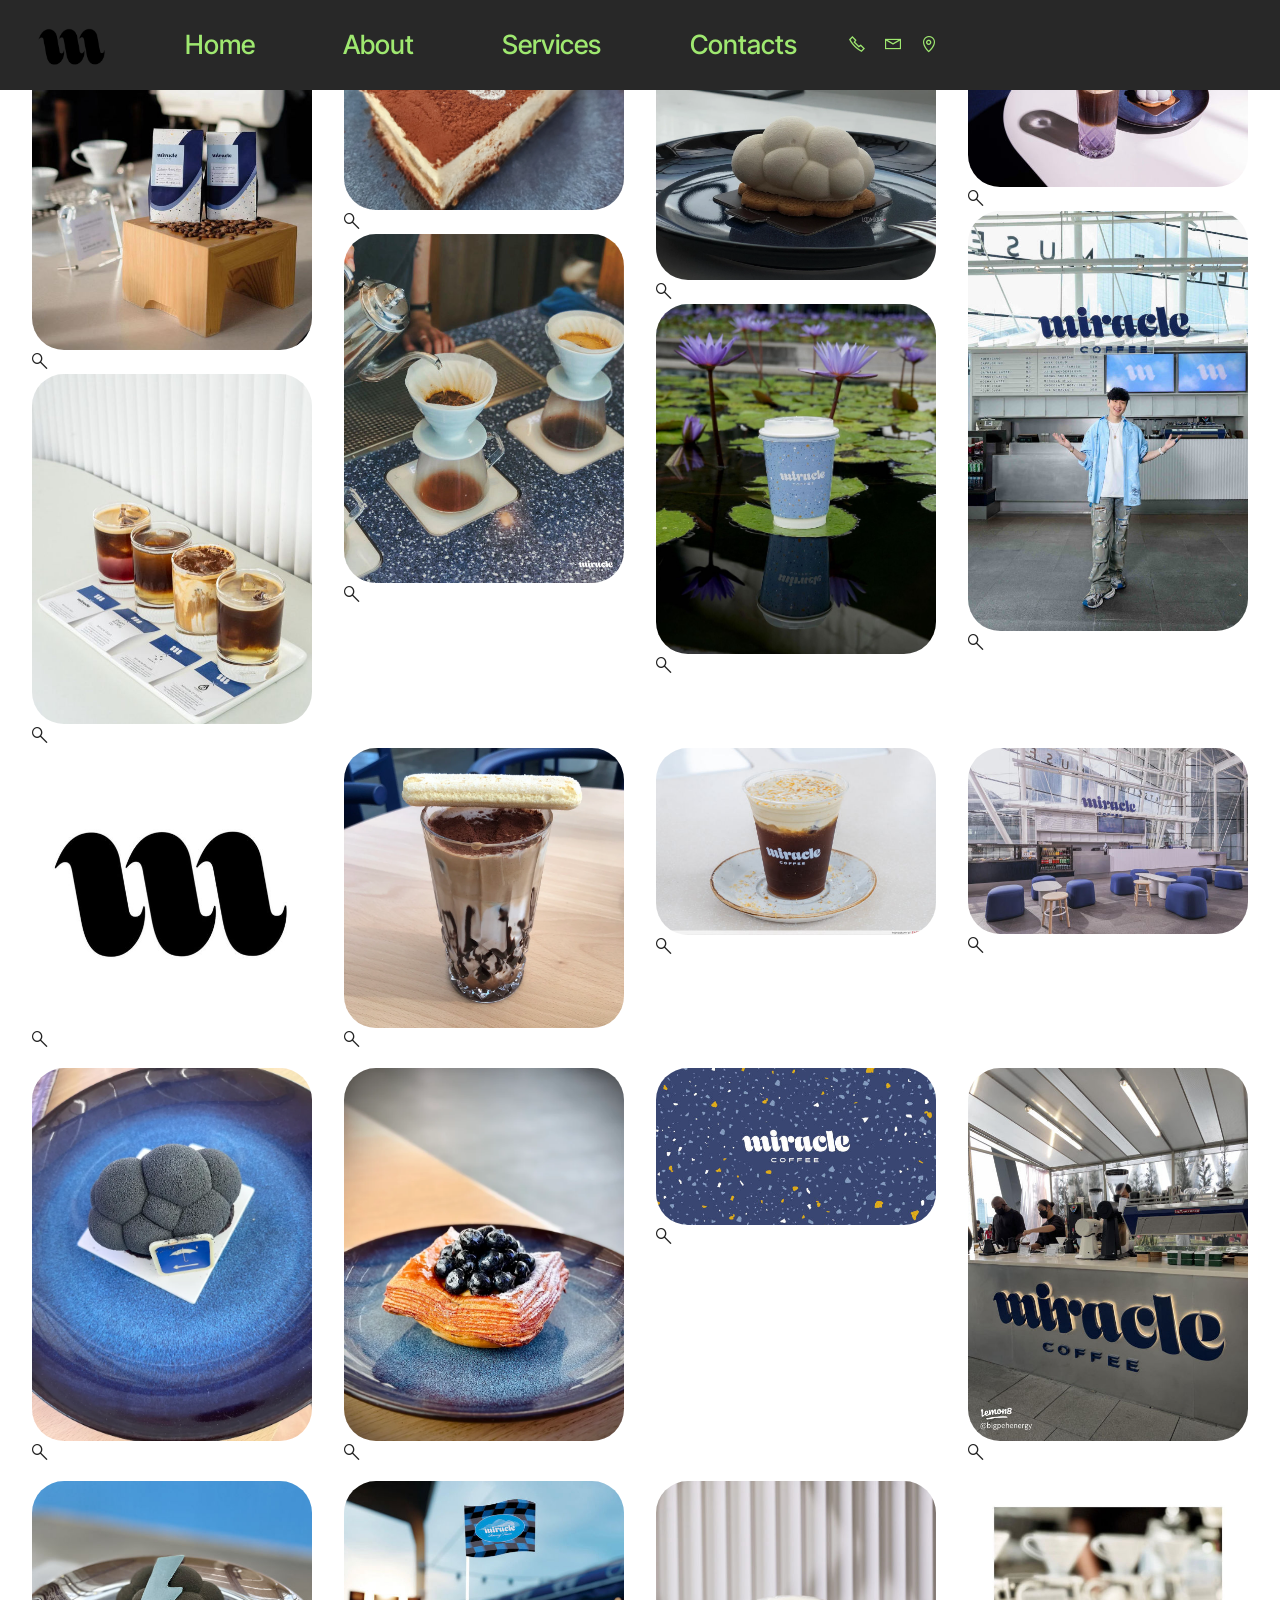
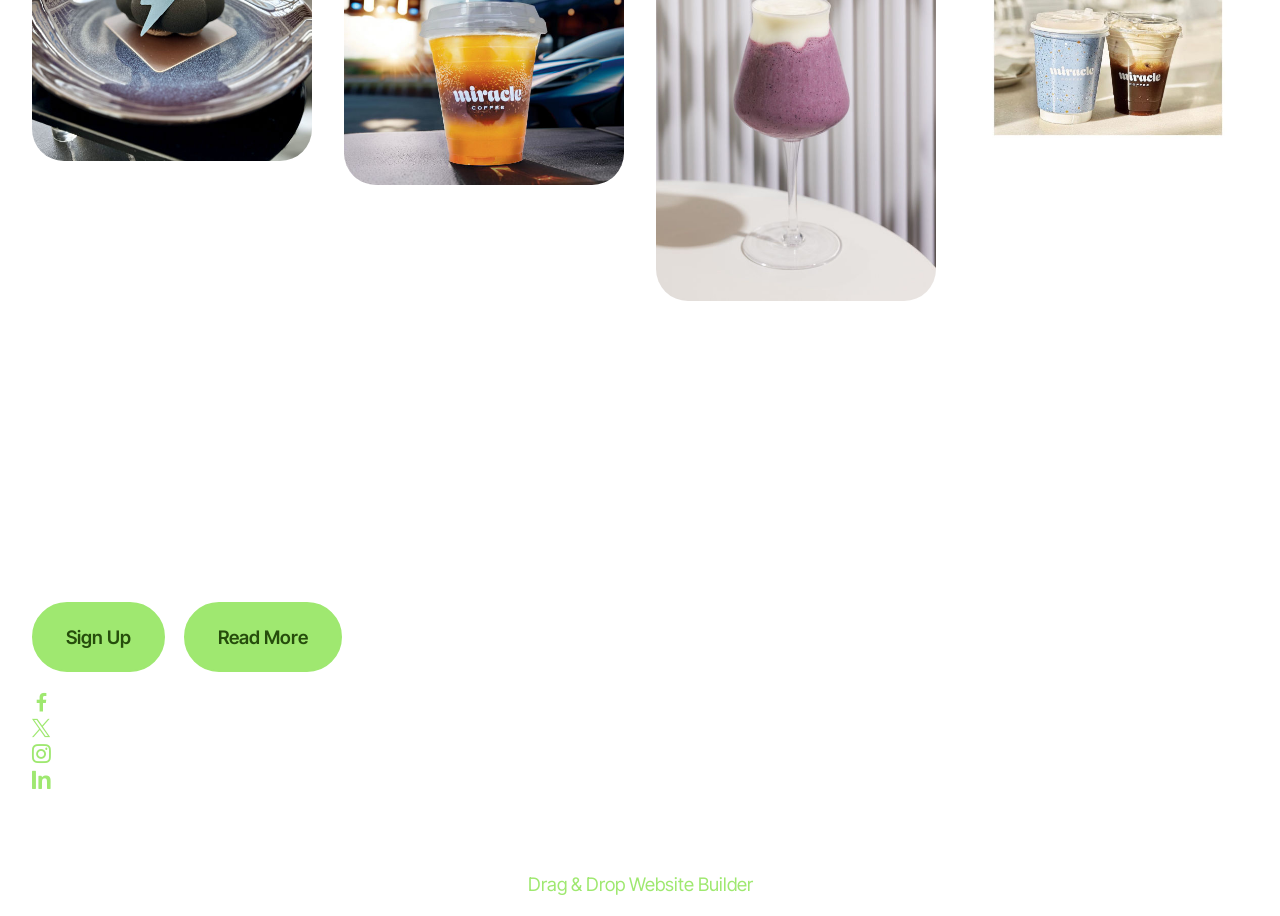
<file: page7.html>
<!DOCTYPE html>
<html  >
<head>
  <!-- Site made with Mobirise Website Builder v6.1.4, https://mobirise.com -->
  <meta charset="UTF-8">
  <meta http-equiv="X-UA-Compatible" content="IE=edge">
  <meta name="generator" content="Mobirise v6.1.4, mobirise.com">
  <meta name="viewport" content="width=device-width, initial-scale=1, minimum-scale=1">
  <link rel="shortcut icon" href="assets/images/301805165-104330795756913-1776750005625541947-n-removebg-preview.png" type="image/x-icon">
  <meta name="description" content="">
  
  
  <title>Gallery</title>
  <link rel="stylesheet" href="assets/web/assets/mobirise-icons2/mobirise2.css">
  <link rel="stylesheet" href="assets/bootstrap/css/bootstrap.min.css">
  <link rel="stylesheet" href="assets/dropdown/css/style.css">
  <link rel="stylesheet" href="assets/socicon/css/styles.css">
  <link rel="stylesheet" href="assets/theme/css/style.css">
  <link rel="stylesheet" href="assets/gallery/style.css">
  <link rel="preload" href="https://fonts.googleapis.com/css?family=Merriweather:300,400,500,600,700,800,900,300i,400i,500i,600i,700i,800i,900i&display=swap" as="style" onload="this.onload=null;this.rel='stylesheet'">
  <noscript><link rel="stylesheet" href="https://fonts.googleapis.com/css?family=Merriweather:300,400,500,600,700,800,900,300i,400i,500i,600i,700i,800i,900i&display=swap"></noscript>
  <link rel="preload" href="https://fonts.googleapis.com/css?family=Inter+Tight:100,200,300,400,500,600,700,800,900,100i,200i,300i,400i,500i,600i,700i,800i,900i&display=swap" as="style" onload="this.onload=null;this.rel='stylesheet'">
  <noscript><link rel="stylesheet" href="https://fonts.googleapis.com/css?family=Inter+Tight:100,200,300,400,500,600,700,800,900,100i,200i,300i,400i,500i,600i,700i,800i,900i&display=swap"></noscript>
  <link rel="preload" href="https://fonts.googleapis.com/css?family=Roboto+Condensed:100,200,300,400,500,600,700,800,900,100i,200i,300i,400i,500i,600i,700i,800i,900i&display=swap" as="style" onload="this.onload=null;this.rel='stylesheet'">
  <noscript><link rel="stylesheet" href="https://fonts.googleapis.com/css?family=Roboto+Condensed:100,200,300,400,500,600,700,800,900,100i,200i,300i,400i,500i,600i,700i,800i,900i&display=swap"></noscript>
  <link rel="preload" as="style" href="assets/mobirise/css/mbr-additional.css?v=yBM5bX"><link rel="stylesheet" href="assets/mobirise/css/mbr-additional.css?v=yBM5bX" type="text/css">

  
  
  
</head>
<body>
  
  <section data-bs-version="5.1" class="menu menu3 cid-uYOqbJSqLU" once="menu" id="menu03-24">
	

	<nav class="navbar navbar-dropdown navbar-fixed-top navbar-expand-lg">
		<div class="container">
			<div class="navbar-brand">
				<span class="navbar-logo">
					<a href="index.html">
						<img src="assets/images/301805165-104330795756913-1776750005625541947-n-removebg-preview.png" alt="Mobirise Website Builder" style="height: 5rem;">
					</a>
				</span>
				
			</div>
			<button class="navbar-toggler" type="button" data-toggle="collapse" data-bs-toggle="collapse" data-target="#navbarSupportedContent" data-bs-target="#navbarSupportedContent" aria-controls="navbarNavAltMarkup" aria-expanded="false" aria-label="Toggle navigation">
				<div class="hamburger">
					<span></span>
					<span></span>
					<span></span>
					<span></span>
				</div>
			</button>
			<div class="collapse navbar-collapse" id="navbarSupportedContent">
				<ul class="navbar-nav nav-dropdown nav-right" data-app-modern-menu="true"><li class="nav-item">
						<a class="nav-link link text-primary display-4" href="index.html">Home</a>
					</li><li class="nav-item"><a class="nav-link link text-primary display-4" href="page1.html">About</a></li>
					<li class="nav-item">
						<a class="nav-link link show text-primary display-4" href="page2.html" aria-expanded="false">Services</a>
					</li>
					<li class="nav-item">
						<a class="nav-link link text-primary display-4" href="page3.html">Contacts</a>
					</li></ul>
				<div class="icons-menu">
					<a class="iconfont-wrapper" href="https://mobiri.se">
						<span class="p-2 mbr-iconfont mobi-mbri-phone mobi-mbri"></span>
					</a>
					<a class="iconfont-wrapper" href="https://mobiri.se">
						<span class="p-2 mbr-iconfont mobi-mbri-letter mobi-mbri"></span>
					</a>
					<a class="iconfont-wrapper" href="https://mobiri.se">
						<span class="p-2 mbr-iconfont mobi-mbri-map-pin mobi-mbri"></span>
					</a>
					
				</div>
				
			</div>
		</div>
	</nav>
</section>

<section data-bs-version="5.1" class="gallery1 mbr-gallery cid-uZ0ClUd1zQ" id="gallery02-26">   
    
    

    <div class="container-fluid">
        <div class="row justify-content-center">
            <div class="col-12 content-head">
                
            </div>
        </div>
        <div class="row mbr-gallery mbr-masonry" data-masonry="{&quot;percentPosition&quot;: true }">
            <div class="col-12 col-md-6 col-lg-3 item gallery-image">
                <div class="item-wrapper" data-toggle="modal" data-bs-toggle="modal" data-target="#uZ6Eyhm7bk-modal" data-bs-target="#uZ6Eyhm7bk-modal">
                    <img class="w-100" src="assets/images/481780273-612298191627068-6673244342465356547-n-553x691.jpg" alt="Mobirise Website Builder" data-slide-to="0" data-bs-slide-to="0" data-target="#lb-uZ6Eyhm7bk" data-bs-target="#lb-uZ6Eyhm7bk">
                    <div class="icon-wrapper">
                        <span class="mobi-mbri mobi-mbri-search mbr-iconfont mbr-iconfont-btn"></span>
                    </div>
                </div>
                
            </div>
            <div class="col-12 col-md-6 col-lg-3 item gallery-image">
                <div class="item-wrapper" data-toggle="modal" data-bs-toggle="modal" data-target="#uZ6Eyhm7bk-modal" data-bs-target="#uZ6Eyhm7bk-modal">
                    <img class="w-100" src="assets/images/unnamed-4.webp" alt="Mobirise Website Builder" data-slide-to="1" data-bs-slide-to="1" data-target="#lb-uZ6Eyhm7bk" data-bs-target="#lb-uZ6Eyhm7bk">
                    <div class="icon-wrapper">
                        <span class="mobi-mbri mobi-mbri-search mbr-iconfont mbr-iconfont-btn"></span>
                    </div>
                </div>
                
            </div>
            <div class="col-12 col-md-6 col-lg-3 item gallery-image">
                <div class="item-wrapper" data-toggle="modal" data-bs-toggle="modal" data-target="#uZ6Eyhm7bk-modal" data-bs-target="#uZ6Eyhm7bk-modal">
                    <img class="w-100" src="assets/images/unnamed-2.webp" alt="Mobirise Website Builder" data-slide-to="2" data-bs-slide-to="2" data-target="#lb-uZ6Eyhm7bk" data-bs-target="#lb-uZ6Eyhm7bk">
                    <div class="icon-wrapper">
                        <span class="mobi-mbri mobi-mbri-search mbr-iconfont mbr-iconfont-btn"></span>
                    </div>
                </div>
                
            </div>
            <div class="col-12 col-md-6 col-lg-3 item gallery-image">
                <div class="item-wrapper" data-toggle="modal" data-bs-toggle="modal" data-target="#uZ6Eyhm7bk-modal" data-bs-target="#uZ6Eyhm7bk-modal">
                    <img class="w-100" src="assets/images/miracle-coffee-miracle-dream-and-rainbow-cloud-scaled-553x369.jpg" alt="Mobirise Website Builder" data-slide-to="3" data-bs-slide-to="3" data-target="#lb-uZ6Eyhm7bk" data-bs-target="#lb-uZ6Eyhm7bk">
                    <div class="icon-wrapper">
                        <span class="mobi-mbri mobi-mbri-search mbr-iconfont mbr-iconfont-btn"></span>
                    </div>
                </div>
                
            </div>
            <div class="col-12 col-md-6 col-lg-3 item gallery-image">
                <div class="item-wrapper" data-toggle="modal" data-bs-toggle="modal" data-target="#uZ6Eyhm7bk-modal" data-bs-target="#uZ6Eyhm7bk-modal">
                    <img class="w-100" src="assets/images/jj-lin-in-front-of-the-flagship-cafe-counter-scaled-553x829.jpg" alt="Mobirise Website Builder" data-slide-to="4" data-bs-slide-to="4" data-target="#lb-uZ6Eyhm7bk" data-bs-target="#lb-uZ6Eyhm7bk">
                    <div class="icon-wrapper">
                        <span class="mobi-mbri mobi-mbri-search mbr-iconfont mbr-iconfont-btn"></span>
                    </div>
                </div>
                
            </div>
            <div class="col-12 col-md-6 col-lg-3 item gallery-image">
                <div class="item-wrapper" data-toggle="modal" data-bs-toggle="modal" data-target="#uZ6Eyhm7bk-modal" data-bs-target="#uZ6Eyhm7bk-modal">
                    <img class="w-100" src="assets/images/471149863-550936171096371-1364765963683925314-n-553x690.jpg" alt="Mobirise Website Builder" data-slide-to="5" data-bs-slide-to="5" data-target="#lb-uZ6Eyhm7bk" data-bs-target="#lb-uZ6Eyhm7bk">
                    <div class="icon-wrapper">
                        <span class="mobi-mbri mobi-mbri-search mbr-iconfont mbr-iconfont-btn"></span>
                    </div>
                </div>
                
            </div><div class="col-12 col-md-6 col-lg-3 item gallery-image">
                <div class="item-wrapper" data-toggle="modal" data-bs-toggle="modal" data-target="#uZ6Eyhm7bk-modal" data-bs-target="#uZ6Eyhm7bk-modal">
                    <img class="w-100" src="assets/images/469875058-556351093888445-3016398862275110903-n-1350x1687.jpg" alt="Mobirise Website Builder" data-slide-to="6" data-bs-slide-to="6" data-target="#lb-uZ6Eyhm7bk" data-bs-target="#lb-uZ6Eyhm7bk">
                    <div class="icon-wrapper">
                        <span class="mobi-mbri mobi-mbri-search mbr-iconfont mbr-iconfont-btn"></span>
                    </div>
                </div>
                
            </div>
            <div class="col-12 col-md-6 col-lg-3 item gallery-image">
                <div class="item-wrapper" data-toggle="modal" data-bs-toggle="modal" data-target="#uZ6Eyhm7bk-modal" data-bs-target="#uZ6Eyhm7bk-modal">
                    <img class="w-100" src="assets/images/469511061-17963204165830143-7533608566382138299-n-553x691.jpg" alt="Mobirise Website Builder" data-slide-to="7" data-bs-slide-to="7" data-target="#lb-uZ6Eyhm7bk" data-bs-target="#lb-uZ6Eyhm7bk">
                    <div class="icon-wrapper">
                        <span class="mobi-mbri mobi-mbri-search mbr-iconfont mbr-iconfont-btn"></span>
                    </div>
                </div>
                
            </div>
        </div>

        <div class="modal mbr-slider" tabindex="-1" role="dialog" aria-hidden="true" id="uZ6Eyhm7bk-modal">
            <div class="modal-dialog" role="document">
                <div class="modal-content">
                    <div class="modal-body">
                        <div class="carousel slide" id="lb-uZ6Eyhm7bk" data-interval="5000" data-bs-interval="5000">
                            <div class="carousel-inner">
                                <div class="carousel-item active">
                                    <img class="d-block w-100" src="assets/images/481780273-612298191627068-6673244342465356547-n-553x691.jpg" alt="Mobirise Website Builder">
                                </div>
                                <div class="carousel-item">
                                    <img class="d-block w-100" src="assets/images/unnamed-4.webp" alt="Mobirise Website Builder">
                                </div>
                                <div class="carousel-item">
                                    <img class="d-block w-100" src="assets/images/unnamed-2.webp" alt="Mobirise Website Builder">
                                </div>
                                <div class="carousel-item">
                                    <img class="d-block w-100" src="assets/images/miracle-coffee-miracle-dream-and-rainbow-cloud-scaled-553x369.jpg" alt="Mobirise Website Builder">
                                </div>
                                <div class="carousel-item">
                                    <img class="d-block w-100" src="assets/images/jj-lin-in-front-of-the-flagship-cafe-counter-scaled-553x829.jpg" alt="Mobirise Website Builder">
                                </div>
                                <div class="carousel-item">
                                    <img class="d-block w-100" src="assets/images/471149863-550936171096371-1364765963683925314-n-553x690.jpg" alt="Mobirise Website Builder">
                                </div><div class="carousel-item">
                                    <img class="d-block w-100" src="assets/images/469875058-556351093888445-3016398862275110903-n-1350x1687.jpg" alt="Mobirise Website Builder">
                                </div>
                                <div class="carousel-item">
                                    <img class="d-block w-100" src="assets/images/469511061-17963204165830143-7533608566382138299-n-553x691.jpg" alt="Mobirise Website Builder">
                                </div>
                            </div>
                            <ol class="carousel-indicators">
                                <li data-slide-to="0" data-bs-slide-to="0" class="active" data-target="#lb-uZ6Eyhm7bk" data-bs-target="#lb-uZ6Eyhm7bk"></li>
                                <li data-slide-to="1" data-bs-slide-to="1" data-target="#lb-uZ6Eyhm7bk" data-bs-target="#lb-uZ6Eyhm7bk"></li>
                                <li data-slide-to="2" data-bs-slide-to="2" data-target="#lb-uZ6Eyhm7bk" data-bs-target="#lb-uZ6Eyhm7bk"></li>
                                <li data-slide-to="3" data-bs-slide-to="3" data-target="#lb-uZ6Eyhm7bk" data-bs-target="#lb-uZ6Eyhm7bk"></li>
                                <li data-slide-to="4" data-bs-slide-to="4" data-target="#lb-uZ6Eyhm7bk" data-bs-target="#lb-uZ6Eyhm7bk"></li>
                                <li data-slide-to="5" data-bs-slide-to="5" data-target="#lb-uZ6Eyhm7bk" data-bs-target="#lb-uZ6Eyhm7bk"></li><li data-slide-to="6" data-bs-slide-to="6" data-target="#lb-uZ6Eyhm7bk" data-bs-target="#lb-uZ6Eyhm7bk"></li>
                                <li data-slide-to="7" data-bs-slide-to="7" data-target="#lb-uZ6Eyhm7bk" data-bs-target="#lb-uZ6Eyhm7bk"></li>
                            </ol>
                            <a role="button" href="" class="close" data-dismiss="modal" data-bs-dismiss="modal" aria-label="Close">
                            </a>
                            <a class="carousel-control-prev carousel-control" role="button" data-slide="prev" data-bs-slide="prev" href="#lb-uZ6Eyhm7bk">
                                <span class="mobi-mbri mobi-mbri-arrow-prev" aria-hidden="true"></span>
                                <span class="sr-only visually-hidden">Previous</span>
                            </a>
                            <a class="carousel-control-next carousel-control" role="button" data-slide="next" data-bs-slide="next" href="#lb-uZ6Eyhm7bk">
                                <span class="mobi-mbri mobi-mbri-arrow-next" aria-hidden="true"></span>
                                <span class="sr-only visually-hidden">Next</span>
                            </a>
                        </div>
                    </div>
                </div>
            </div>
        </div>
    </div>
</section>

<section data-bs-version="5.1" class="gallery1 mbr-gallery cid-uZ0CmHZxHM" id="gallery01-27">
    
    

    <div class="container-fluid">
        <div class="row justify-content-center">
            <div class="col-12 content-head">
                
            </div>
        </div>
        
        <div class="row mbr-gallery">
            <div class="col-12 col-md-6 col-lg-3 item gallery-image">
                <div class="item-wrapper mb-3" data-toggle="modal" data-bs-toggle="modal" data-target="#uZ6EyieMKy-modal" data-bs-target="#uZ6EyieMKy-modal">
                    <img class="w-100" src="assets/images/301805165-104330795756913-1776750005625541947-n-553x553.jpg" alt="Mobirise Website Builder" data-slide-to="0" data-bs-slide-to="0" data-target="#lb-uZ6EyieMKy" data-bs-target="#lb-uZ6EyieMKy">
                    <div class="icon-wrapper">
                        <span class="mobi-mbri mobi-mbri-search mbr-iconfont mbr-iconfont-btn"></span>
                    </div>
                </div>
                
            </div>
            <div class="col-12 col-md-6 col-lg-3 item gallery-image">
                <div class="item-wrapper mb-3" data-toggle="modal" data-bs-toggle="modal" data-target="#uZ6EyieMKy-modal" data-bs-target="#uZ6EyieMKy-modal">
                    <img class="w-100" src="assets/images/unnamed.webp" alt="Mobirise Website Builder" data-slide-to="1" data-bs-slide-to="1" data-target="#lb-uZ6EyieMKy" data-bs-target="#lb-uZ6EyieMKy">
                    <div class="icon-wrapper">
                        <span class="mobi-mbri mobi-mbri-search mbr-iconfont mbr-iconfont-btn"></span>
                    </div>
                </div>
                
            </div>
            <div class="col-12 col-md-6 col-lg-3 item gallery-image">
                <div class="item-wrapper mb-3" data-toggle="modal" data-bs-toggle="modal" data-target="#uZ6EyieMKy-modal" data-bs-target="#uZ6EyieMKy-modal">
                    <img class="w-100" src="assets/images/miracle-coffee-kaya-cloud-553x369.jpg" alt="Mobirise Website Builder" data-slide-to="2" data-bs-slide-to="2" data-target="#lb-uZ6EyieMKy" data-bs-target="#lb-uZ6EyieMKy">
                    <div class="icon-wrapper">
                        <span class="mobi-mbri mobi-mbri-search mbr-iconfont mbr-iconfont-btn"></span>
                    </div>
                </div>
                
            </div>
            <div class="col-12 col-md-6 col-lg-3 item gallery-image">
                <div class="item-wrapper mb-3" data-toggle="modal" data-bs-toggle="modal" data-target="#uZ6EyieMKy-modal" data-bs-target="#uZ6EyieMKy-modal">
                    <img class="w-100" src="assets/images/467466325-17961017225830143-9071913292637468583-n-553x368.jpg" alt="Mobirise Website Builder" data-slide-to="3" data-bs-slide-to="3" data-target="#lb-uZ6EyieMKy" data-bs-target="#lb-uZ6EyieMKy">
                    <div class="icon-wrapper">
                        <span class="mobi-mbri mobi-mbri-search mbr-iconfont mbr-iconfont-btn"></span>
                    </div>
                </div>
                
            </div>
            <div class="col-12 col-md-6 col-lg-3 item gallery-image">
                <div class="item-wrapper mb-3" data-toggle="modal" data-bs-toggle="modal" data-target="#uZ6EyieMKy-modal" data-bs-target="#uZ6EyieMKy-modal">
                    <img class="w-100" src="assets/images/unnamed-3.webp" alt="Mobirise Website Builder" data-slide-to="4" data-bs-slide-to="4" data-target="#lb-uZ6EyieMKy" data-bs-target="#lb-uZ6EyieMKy">
                    <div class="icon-wrapper">
                        <span class="mobi-mbri mobi-mbri-search mbr-iconfont mbr-iconfont-btn"></span>
                    </div>
                </div>
                
            </div>
            <div class="col-12 col-md-6 col-lg-3 item gallery-image">
                <div class="item-wrapper mb-3" data-toggle="modal" data-bs-toggle="modal" data-target="#uZ6EyieMKy-modal" data-bs-target="#uZ6EyieMKy-modal">
                    <img class="w-100" src="assets/images/unnamed-1.webp" alt="Mobirise Website Builder" data-slide-to="5" data-bs-slide-to="5" data-target="#lb-uZ6EyieMKy" data-bs-target="#lb-uZ6EyieMKy">
                    <div class="icon-wrapper">
                        <span class="mobi-mbri mobi-mbri-search mbr-iconfont mbr-iconfont-btn"></span>
                    </div>
                </div>
                
            </div>
            <div class="col-12 col-md-6 col-lg-3 item gallery-image">
                <div class="item-wrapper mb-3" data-toggle="modal" data-bs-toggle="modal" data-target="#uZ6EyieMKy-modal" data-bs-target="#uZ6EyieMKy-modal">
                    <img class="w-100" src="assets/images/469005688-540969978759657-5222661932449280571-n-553x311.jpg" alt="Mobirise Website Builder" data-slide-to="6" data-bs-slide-to="6" data-target="#lb-uZ6EyieMKy" data-bs-target="#lb-uZ6EyieMKy">
                    <div class="icon-wrapper">
                        <span class="mobi-mbri mobi-mbri-search mbr-iconfont mbr-iconfont-btn"></span>
                    </div>
                </div>
                
            </div>
            <div class="col-12 col-md-6 col-lg-3 item gallery-image">
                <div class="item-wrapper mb-3" data-toggle="modal" data-bs-toggle="modal" data-target="#uZ6EyieMKy-modal" data-bs-target="#uZ6EyieMKy-modal">
                    <img class="w-100" src="assets/images/14181e41392c4d43b2b83500cded49aatplv-sdweummd6v-text-logo-v1-qgjpz3blagvuzxjneq-q75-553x737.jpg" alt="Mobirise Website Builder" data-slide-to="7" data-bs-slide-to="7" data-target="#lb-uZ6EyieMKy" data-bs-target="#lb-uZ6EyieMKy">
                    <div class="icon-wrapper">
                        <span class="mobi-mbri mobi-mbri-search mbr-iconfont mbr-iconfont-btn"></span>
                    </div>
                </div>
                
            </div>
        </div>

        <div class="modal mbr-slider" tabindex="-1" role="dialog" aria-hidden="true" id="uZ6EyieMKy-modal">
            <div class="modal-dialog" role="document">
                <div class="modal-content">
                    <div class="modal-body">
                        <div class="carousel slide" data-pause="false" data-bs-pause="false" id="lb-uZ6EyieMKy" data-interval="5000" data-bs-interval="5000">
                            <div class="carousel-inner">
                                <div class="carousel-item active">
                                    <img class="d-block w-100" src="assets/images/301805165-104330795756913-1776750005625541947-n-553x553.jpg" alt="Mobirise Website Builder">
                                </div>
                                <div class="carousel-item">
                                    <img class="d-block w-100" src="assets/images/unnamed.webp" alt="Mobirise Website Builder">
                                </div>
                                <div class="carousel-item">
                                    <img class="d-block w-100" src="assets/images/miracle-coffee-kaya-cloud-553x369.jpg" alt="Mobirise Website Builder">
                                </div>
                                <div class="carousel-item">
                                    <img class="d-block w-100" src="assets/images/467466325-17961017225830143-9071913292637468583-n-553x368.jpg" alt="Mobirise Website Builder">
                                </div>
                                <div class="carousel-item">
                                    <img class="d-block w-100" src="assets/images/unnamed-3.webp" alt="Mobirise Website Builder">
                                </div>
                                <div class="carousel-item">
                                    <img class="d-block w-100" src="assets/images/unnamed-1.webp" alt="Mobirise Website Builder">
                                </div>
                                <div class="carousel-item">
                                    <img class="d-block w-100" src="assets/images/469005688-540969978759657-5222661932449280571-n-553x311.jpg" alt="Mobirise Website Builder">
                                </div>
                                <div class="carousel-item">
                                    <img class="d-block w-100" src="assets/images/14181e41392c4d43b2b83500cded49aatplv-sdweummd6v-text-logo-v1-qgjpz3blagvuzxjneq-q75-553x737.jpg" alt="Mobirise Website Builder">
                                </div>
                            </div>
                            <ol class="carousel-indicators">
                                <li data-slide-to="0" data-bs-slide-to="0" class="active" data-target="#lb-uZ6EyieMKy" data-bs-target="#lb-uZ6EyieMKy"></li>
                                <li data-slide-to="1" data-bs-slide-to="1" data-target="#lb-uZ6EyieMKy" data-bs-target="#lb-uZ6EyieMKy"></li>
                                <li data-slide-to="2" data-bs-slide-to="2" data-target="#lb-uZ6EyieMKy" data-bs-target="#lb-uZ6EyieMKy"></li>
                                <li data-slide-to="3" data-bs-slide-to="3" data-target="#lb-uZ6EyieMKy" data-bs-target="#lb-uZ6EyieMKy"></li>
                                <li data-slide-to="4" data-bs-slide-to="4" data-target="#lb-uZ6EyieMKy" data-bs-target="#lb-uZ6EyieMKy"></li>
                                <li data-slide-to="5" data-bs-slide-to="5" data-target="#lb-uZ6EyieMKy" data-bs-target="#lb-uZ6EyieMKy"></li>
                                <li data-slide-to="6" data-bs-slide-to="6" data-target="#lb-uZ6EyieMKy" data-bs-target="#lb-uZ6EyieMKy"></li>
                                <li data-slide-to="7" data-bs-slide-to="7" data-target="#lb-uZ6EyieMKy" data-bs-target="#lb-uZ6EyieMKy"></li>
                            </ol>
                            <a role="button" href="" class="close" data-dismiss="modal" data-bs-dismiss="modal" aria-label="Close">
                            </a>
                            <a class="carousel-control-prev carousel-control" role="button" data-slide="prev" data-bs-slide="prev" href="#lb-uZ6EyieMKy">
                                <span class="mobi-mbri mobi-mbri-arrow-prev" aria-hidden="true"></span>
                                <span class="sr-only visually-hidden">Previous</span>
                            </a>
                            <a class="carousel-control-next carousel-control" role="button" data-slide="next" data-bs-slide="next" href="#lb-uZ6EyieMKy">
                                <span class="mobi-mbri mobi-mbri-arrow-next" aria-hidden="true"></span>
                                <span class="sr-only visually-hidden">Next</span>
                            </a>
                        </div>
                    </div>
                </div>
            </div>
        </div>
    </div>
</section>

<section data-bs-version="5.1" class="gallery3 cid-uZ0CnsB9rv" id="gallery03-28">
    
    
    <div class="container-fluid">
      <div class="row justify-content-center">
        <div class="col-12 content-head">
          
        </div>
      </div>
      <div class="row">
        <div class="item features-image col-12 col-md-6 col-lg-3">
          <div class="item-wrapper">
            <div class="item-img">
              <img src="assets/images/img-8631-553x553.jpg" alt="Mobirise Website Builder" title="" data-slide-to="0" data-bs-slide-to="0">
            </div>
            
          </div>
        </div>
        <div class="item features-image col-12 col-md-6 col-lg-3">
          <div class="item-wrapper">
            <div class="item-img">
              <img src="assets/images/483066378-622679453922275-5436562945282788918-n-553x601.jpg" alt="Mobirise Website Builder" title="" data-slide-to="1" data-bs-slide-to="1">
            </div>
            
          </div>
        </div>
        <div class="item features-image col-12 col-md-6 col-lg-3">
          <div class="item-wrapper">
            <div class="item-img">
              <img src="assets/images/miracle-coffee-jjs-wonderblend-scaled-553x829.jpg" alt="Mobirise Website Builder" title="" data-slide-to="2" data-bs-slide-to="2">
            </div>
            
          </div>
        </div>
        <div class="item features-image col-12 col-md-6 col-lg-3">
          <div class="item-wrapper">
            <div class="item-img">
              <img src="assets/images/469924763-556326000557621-5187083867844008550-n-553x553.jpg" alt="Mobirise Website Builder" title="" data-slide-to="3" data-bs-slide-to="3">
            </div>
            
          </div>
        </div>
      </div>
    </div>
  </section>

<section data-bs-version="5.1" class="footer1 cid-uYUhai4i9D" once="footers" id="footer01-25">
	

	
	
	<div class="container">
		<div class="row mbr-white">
			<div class="col-12 col-md-6 col-lg-3">
				<h5 class="mbr-section-subtitle mbr-fonts-style mb-2 display-5">
					<strong>Company</strong>
				</h5>
				<ul class="list mbr-fonts-style display-7">
					<li class="mbr-text item-wrap">About</li>
					<li class="mbr-text item-wrap">Press</li>
					<li class="mbr-text item-wrap">Careers</li>
					<li class="mbr-text item-wrap">Social</li>
					<li class="mbr-text item-wrap">Contact</li>
				</ul>
			</div>
			<div class="col-12 col-md-6 col-lg-3">
				<h5 class="mbr-section-subtitle mbr-fonts-style mb-2 display-5">
					<strong>Features</strong>
				</h5>
				<ul class="list mbr-fonts-style display-7">
					<li class="mbr-text item-wrap">Branding</li>
					<li class="mbr-text item-wrap">Promotion</li>
					<li class="mbr-text item-wrap">Design</li>
					<li class="mbr-text item-wrap">Creative</li>
					<li class="mbr-text item-wrap">Production</li>
				</ul>
			</div>
			<div class="col-12 col-md-6 col-lg-3">
				<h5 class="mbr-section-subtitle mbr-fonts-style mb-2 display-5">
					<strong>Support</strong>
				</h5>
				<ul class="list mbr-fonts-style display-7">
					<li class="mbr-text item-wrap">Help</li>
					<li class="mbr-text item-wrap">Info</li>
					<li class="mbr-text item-wrap">Contacts</li>
					<li class="mbr-text item-wrap">FAQ</li>
					<li class="mbr-text item-wrap">Report</li>
				</ul>
			</div>
			<div class="col-12 col-md-6 col-lg-3">
				<h5 class="mbr-section-subtitle mbr-fonts-style mb-2 display-5">
					<strong>About</strong>
				</h5>
				<ul class="list mbr-fonts-style display-7">
					<li class="mbr-text item-wrap">History</li>
					<li class="mbr-text item-wrap">Clients</li>
					<li class="mbr-text item-wrap">Teams</li>
					<li class="mbr-text item-wrap">Brand</li>
					<li class="mbr-text item-wrap">Terms</li>
				</ul>
			</div>
			<div class="col-12 mt-5 footer-col">
				<div class="mbr-section-btn align-left"><a class="btn btn-primary display-7" href="https://mobiri.se">Sign Up</a>
					<a class="btn btn-primary display-7" href="page7.html">Read More</a></div>

				<div class="social-row mt-2 display-7">
					<div class="soc-item">
						<a href="https://mobiri.se/">
							<span class="mbr-iconfont socicon socicon-facebook"></span>
						</a>
					</div>
					<div class="soc-item">
						<a href="https://mobiri.se/">
							<span class="mbr-iconfont socicon socicon-twitter"></span>
						</a>
					</div>
					<div class="soc-item">
						<a href="https://mobiri.se/">
							<span class="mbr-iconfont socicon socicon-instagram"></span>
						</a>
					</div>
					<div class="soc-item">
						<a href="https://mobiri.se/">
							<span class="mbr-iconfont socicon-logmein socicon"></span>
						</a>
					</div>
				</div>
			</div>
			<div class="col-12 mt-4">
				<p class="mbr-text mb-0 mbr-fonts-style copyright align-center display-7">2025 Year ©&nbsp;More than coffee — it’s a lifestyle.&nbsp; Design by Mason Wah</p>
			</div>
		</div>
	</div>
</section><section class="display-7" style="padding: 0;align-items: center;justify-content: center;flex-wrap: wrap;    align-content: center;display: flex;position: relative;height: 4rem;"><a href="https://mobiri.se/4250557" style="flex: 1 1;height: 4rem;position: absolute;width: 100%;z-index: 1;"><img alt="" style="height: 4rem;" src="[data-uri]"></a><p style="margin: 0;text-align: center;" class="display-7">&#8204;</p><a style="z-index:1" href="https://mobirise.com/drag-drop-website-builder.html">Drag & Drop Website Builder</a></section><script src="assets/bootstrap/js/bootstrap.bundle.min.js"></script>  <script src="assets/smoothscroll/smooth-scroll.js"></script>  <script src="assets/ytplayer/index.js"></script>  <script src="assets/dropdown/js/navbar-dropdown.js"></script>  <script src="assets/masonry/masonry.pkgd.min.js"></script>  <script src="assets/imagesloaded/imagesloaded.pkgd.min.js"></script>  <script src="assets/theme/js/script.js"></script>  <script src="assets/gallery/player.min.js"></script>  <script src="assets/gallery/script.js"></script>  
  
  
</body>
</html>
</file>
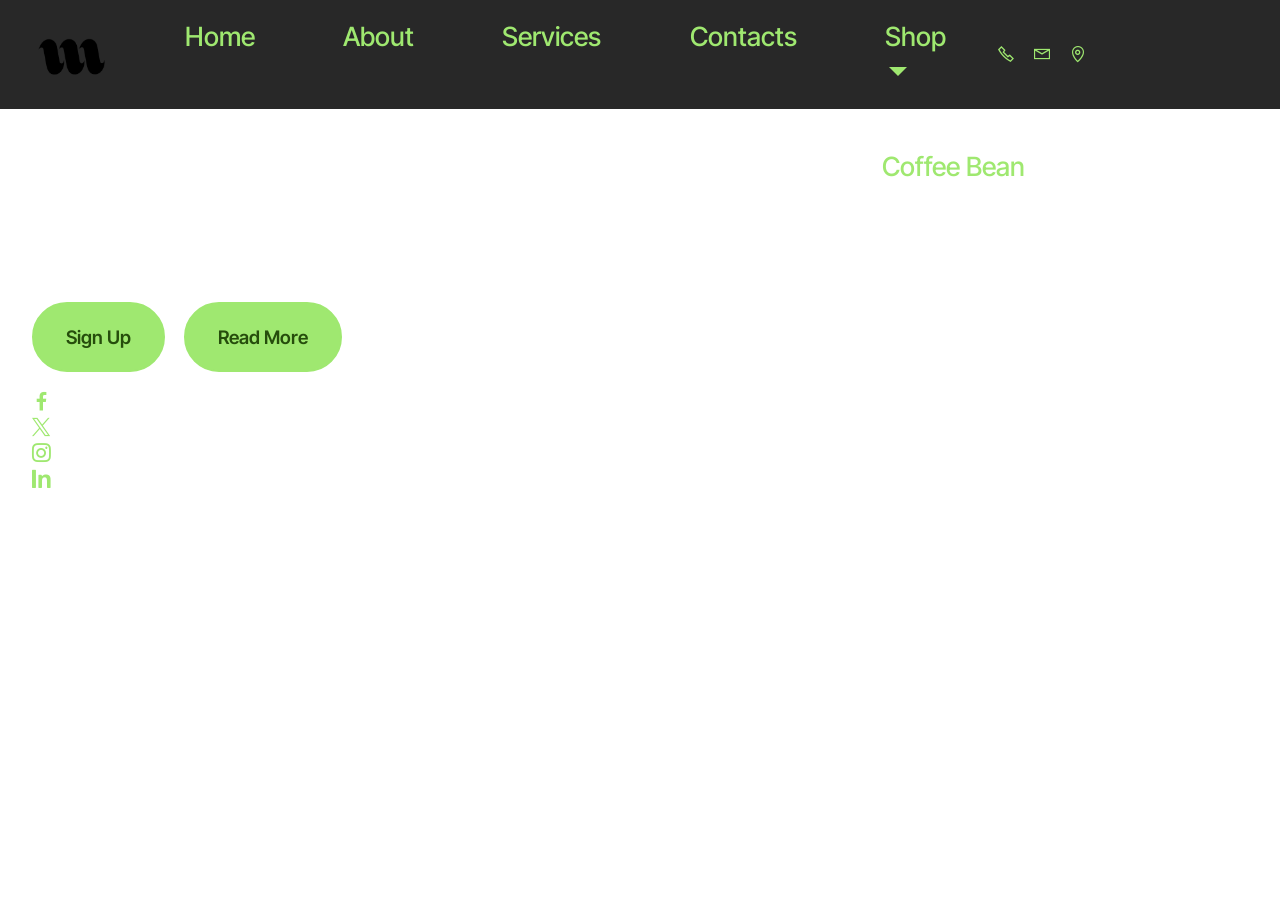
<file: page8.html>
<!DOCTYPE html>
<html  >
<head>
  <!-- Site made with Mobirise Website Builder v6.1.4, https://mobirise.com -->
  <meta charset="UTF-8">
  <meta http-equiv="X-UA-Compatible" content="IE=edge">
  <meta name="generator" content="Mobirise v6.1.4, mobirise.com">
  <meta name="viewport" content="width=device-width, initial-scale=1, minimum-scale=1">
  <link rel="shortcut icon" href="assets/images/301805165-104330795756913-1776750005625541947-n-removebg-preview.png" type="image/x-icon">
  <meta name="description" content="">
  
  
  <title>sell cfb</title>
  <link rel="stylesheet" href="assets/web/assets/mobirise-icons2/mobirise2.css">
  <link rel="stylesheet" href="assets/bootstrap/css/bootstrap.min.css">
  <link rel="stylesheet" href="assets/dropdown/css/style.css">
  <link rel="stylesheet" href="assets/socicon/css/styles.css">
  <link rel="stylesheet" href="assets/theme/css/style.css">
  <link rel="preload" href="https://fonts.googleapis.com/css?family=Merriweather:300,400,500,600,700,800,900,300i,400i,500i,600i,700i,800i,900i&display=swap" as="style" onload="this.onload=null;this.rel='stylesheet'">
  <noscript><link rel="stylesheet" href="https://fonts.googleapis.com/css?family=Merriweather:300,400,500,600,700,800,900,300i,400i,500i,600i,700i,800i,900i&display=swap"></noscript>
  <link rel="preload" href="https://fonts.googleapis.com/css?family=Inter+Tight:100,200,300,400,500,600,700,800,900,100i,200i,300i,400i,500i,600i,700i,800i,900i&display=swap" as="style" onload="this.onload=null;this.rel='stylesheet'">
  <noscript><link rel="stylesheet" href="https://fonts.googleapis.com/css?family=Inter+Tight:100,200,300,400,500,600,700,800,900,100i,200i,300i,400i,500i,600i,700i,800i,900i&display=swap"></noscript>
  <link rel="preload" href="https://fonts.googleapis.com/css?family=Roboto+Condensed:100,200,300,400,500,600,700,800,900,100i,200i,300i,400i,500i,600i,700i,800i,900i&display=swap" as="style" onload="this.onload=null;this.rel='stylesheet'">
  <noscript><link rel="stylesheet" href="https://fonts.googleapis.com/css?family=Roboto+Condensed:100,200,300,400,500,600,700,800,900,100i,200i,300i,400i,500i,600i,700i,800i,900i&display=swap"></noscript>
  <link rel="preload" as="style" href="assets/mobirise/css/mbr-additional.css?v=8z2K0e"><link rel="stylesheet" href="assets/mobirise/css/mbr-additional.css?v=8z2K0e" type="text/css">

  
  
  
</head>
<body>
  
  <section data-bs-version="5.1" class="menu menu3 cid-uYOqbJSqLU" once="menu" id="menu03-29">
	

	<nav class="navbar navbar-dropdown navbar-fixed-top navbar-expand-lg">
		<div class="container">
			<div class="navbar-brand">
				<span class="navbar-logo">
					<a href="index.html">
						<img src="assets/images/301805165-104330795756913-1776750005625541947-n-removebg-preview.png" alt="Mobirise Website Builder" style="height: 5rem;">
					</a>
				</span>
				
			</div>
			<button class="navbar-toggler" type="button" data-toggle="collapse" data-bs-toggle="collapse" data-target="#navbarSupportedContent" data-bs-target="#navbarSupportedContent" aria-controls="navbarNavAltMarkup" aria-expanded="false" aria-label="Toggle navigation">
				<div class="hamburger">
					<span></span>
					<span></span>
					<span></span>
					<span></span>
				</div>
			</button>
			<div class="collapse navbar-collapse" id="navbarSupportedContent">
				<ul class="navbar-nav nav-dropdown nav-right" data-app-modern-menu="true"><li class="nav-item">
						<a class="nav-link link text-primary display-4" href="index.html">Home</a>
					</li><li class="nav-item"><a class="nav-link link text-primary display-4" href="page1.html">About</a></li>
					<li class="nav-item">
						<a class="nav-link link show text-primary display-4" href="page2.html" aria-expanded="true">Services</a>
					</li>
					<li class="nav-item">
						<a class="nav-link link text-primary display-4" href="page3.html">Contacts</a>
					</li><li class="nav-item dropdown"><a class="nav-link link text-primary dropdown-toggle show display-4" href="page3.html" data-toggle="dropdown-submenu" data-bs-toggle="dropdown" data-bs-auto-close="outside" aria-expanded="false">Shop<br></a><div class="dropdown-menu show" data-bs-popper="none" aria-labelledby="dropdown-340"><a class="text-primary dropdown-item display-4" href="page3.html">Coffee Bean</a></div></li></ul>
				<div class="icons-menu">
					<a class="iconfont-wrapper" href="https://mobiri.se">
						<span class="p-2 mbr-iconfont mobi-mbri-phone mobi-mbri"></span>
					</a>
					<a class="iconfont-wrapper" href="https://mobiri.se">
						<span class="p-2 mbr-iconfont mobi-mbri-letter mobi-mbri"></span>
					</a>
					<a class="iconfont-wrapper" href="https://mobiri.se">
						<span class="p-2 mbr-iconfont mobi-mbri-map-pin mobi-mbri"></span>
					</a>
					
				</div>
				
			</div>
		</div>
	</nav>
</section>

<section data-bs-version="5.1" class="footer1 cid-uYUhai4i9D" once="footers" id="footer01-2a">
	

	
	
	<div class="container">
		<div class="row mbr-white">
			<div class="col-12 col-md-6 col-lg-3">
				<h5 class="mbr-section-subtitle mbr-fonts-style mb-2 display-5">
					<strong>Company</strong>
				</h5>
				<ul class="list mbr-fonts-style display-7">
					<li class="mbr-text item-wrap">About</li>
					<li class="mbr-text item-wrap">Press</li>
					<li class="mbr-text item-wrap">Careers</li>
					<li class="mbr-text item-wrap">Social</li>
					<li class="mbr-text item-wrap">Contact</li>
				</ul>
			</div>
			<div class="col-12 col-md-6 col-lg-3">
				<h5 class="mbr-section-subtitle mbr-fonts-style mb-2 display-5">
					<strong>Features</strong>
				</h5>
				<ul class="list mbr-fonts-style display-7">
					<li class="mbr-text item-wrap">Branding</li>
					<li class="mbr-text item-wrap">Promotion</li>
					<li class="mbr-text item-wrap">Design</li>
					<li class="mbr-text item-wrap">Creative</li>
					<li class="mbr-text item-wrap">Production</li>
				</ul>
			</div>
			<div class="col-12 col-md-6 col-lg-3">
				<h5 class="mbr-section-subtitle mbr-fonts-style mb-2 display-5">
					<strong>Support</strong>
				</h5>
				<ul class="list mbr-fonts-style display-7">
					<li class="mbr-text item-wrap">Help</li>
					<li class="mbr-text item-wrap">Info</li>
					<li class="mbr-text item-wrap">Contacts</li>
					<li class="mbr-text item-wrap">FAQ</li>
					<li class="mbr-text item-wrap">Report</li>
				</ul>
			</div>
			<div class="col-12 col-md-6 col-lg-3">
				<h5 class="mbr-section-subtitle mbr-fonts-style mb-2 display-5">
					<strong>About</strong>
				</h5>
				<ul class="list mbr-fonts-style display-7">
					<li class="mbr-text item-wrap">History</li>
					<li class="mbr-text item-wrap">Clients</li>
					<li class="mbr-text item-wrap">Teams</li>
					<li class="mbr-text item-wrap">Brand</li>
					<li class="mbr-text item-wrap">Terms</li>
				</ul>
			</div>
			<div class="col-12 mt-5 footer-col">
				<div class="mbr-section-btn align-left"><a class="btn btn-primary display-7" href="https://mobiri.se">Sign Up</a>
					<a class="btn btn-primary display-7" href="page7.html">Read More</a></div>

				<div class="social-row mt-2 display-7">
					<div class="soc-item">
						<a href="https://mobiri.se/">
							<span class="mbr-iconfont socicon socicon-facebook"></span>
						</a>
					</div>
					<div class="soc-item">
						<a href="https://mobiri.se/">
							<span class="mbr-iconfont socicon socicon-twitter"></span>
						</a>
					</div>
					<div class="soc-item">
						<a href="https://mobiri.se/">
							<span class="mbr-iconfont socicon socicon-instagram"></span>
						</a>
					</div>
					<div class="soc-item">
						<a href="https://mobiri.se/">
							<span class="mbr-iconfont socicon-logmein socicon"></span>
						</a>
					</div>
				</div>
			</div>
			<div class="col-12 mt-4">
				<p class="mbr-text mb-0 mbr-fonts-style copyright align-center display-7">2025 Year ©&nbsp;More than coffee — it’s a lifestyle.&nbsp; Design by Mason Wah</p>
			</div>
		</div>
	</div>
</section>
  
  
</body>
</html>
</file>
<file: assets/theme/css/style.css>
@charset "UTF-8";
section {
  background-color: #ffffff;
}

body {
  font-style: normal;
  line-height: 1.5;
  font-weight: 400;
  color: #232323;
  position: relative;
}

button {
  background-color: transparent;
  border-color: transparent;
}

.embla__button,
.carousel-control {
  background-color: #edefea !important;
  opacity: 0.8 !important;
  color: #464845 !important;
  border-color: #edefea !important;
}

.carousel .close,
.modalWindow .close {
  background-color: #edefea !important;
  color: #464845 !important;
  border-color: #edefea !important;
  opacity: 0.8 !important;
}

.carousel .close:hover,
.modalWindow .close:hover {
  opacity: 1 !important;
}

.carousel-indicators li {
  background-color: #edefea !important;
  border: 2px solid #464845 !important;
}

.carousel-indicators li:hover,
.carousel-indicators li:active {
  opacity: 0.8 !important;
}

.embla__button:hover,
.carousel-control:hover {
  background-color: #edefea !important;
  opacity: 1 !important;
}

.modalWindow-video-container {
  height: 80%;
}

section,
.container,
.container-fluid {
  position: relative;
  word-wrap: break-word;
}

a.mbr-iconfont:hover {
  text-decoration: none;
}

.article .lead p,
.article .lead ul,
.article .lead ol,
.article .lead pre,
.article .lead blockquote {
  margin-bottom: 0;
}

a {
  font-style: normal;
  font-weight: 400;
  cursor: pointer;
}
a, a:hover {
  text-decoration: none;
}

.mbr-section-title {
  font-style: normal;
  line-height: 1.3;
}

.mbr-section-subtitle {
  line-height: 1.3;
}

.mbr-text {
  font-style: normal;
  line-height: 1.7;
}

h1,
h2,
h3,
h4,
h5,
h6,
.display-1,
.display-2,
.display-4,
.display-5,
.display-7,
span,
p,
a {
  line-height: 1;
  word-break: break-word;
  word-wrap: break-word;
  font-weight: 400;
}

b,
strong {
  font-weight: bold;
}

input:-webkit-autofill, input:-webkit-autofill:hover, input:-webkit-autofill:focus, input:-webkit-autofill:active {
  transition-delay: 9999s;
  -webkit-transition-property: background-color, color;
  transition-property: background-color, color;
}

textarea[type=hidden] {
  display: none;
}

section {
  background-position: 50% 50%;
  background-repeat: no-repeat;
  background-size: cover;
}
section .mbr-background-video,
section .mbr-background-video-preview {
  position: absolute;
  bottom: 0;
  left: 0;
  right: 0;
  top: 0;
}

.hidden {
  visibility: hidden;
}

.mbr-z-index20 {
  z-index: 20;
}

/*! Base colors */
.mbr-white {
  color: #ffffff;
}

.mbr-black {
  color: #111111;
}

.mbr-bg-white {
  background-color: #ffffff;
}

.mbr-bg-black {
  background-color: #000000;
}

/*! Text-aligns */
.align-left {
  text-align: left;
}

.align-center {
  text-align: center;
}

.align-right {
  text-align: right;
}

/*! Font-weight  */
.mbr-light {
  font-weight: 300;
}

.mbr-regular {
  font-weight: 400;
}

.mbr-semibold {
  font-weight: 500;
}

.mbr-bold {
  font-weight: 700;
}

/*! Media  */
.media-content {
  flex-basis: 100%;
}

.media-container-row {
  display: flex;
  flex-direction: row;
  flex-wrap: wrap;
  justify-content: center;
  align-content: center;
  align-items: start;
}
.media-container-row .media-size-item {
  width: 400px;
}

.media-container-column {
  display: flex;
  flex-direction: column;
  flex-wrap: wrap;
  justify-content: center;
  align-content: center;
  align-items: stretch;
}
.media-container-column > * {
  width: 100%;
}

@media (min-width: 992px) {
  .media-container-row {
    flex-wrap: nowrap;
  }
}
figure {
  margin-bottom: 0;
  overflow: hidden;
}

figure[mbr-media-size] {
  transition: width 0.1s;
}

img,
iframe {
  display: block;
  width: 100%;
}

.card {
  background-color: transparent;
  border: none;
}

.card-box {
  width: 100%;
}

.card-img {
  text-align: center;
  flex-shrink: 0;
  -webkit-flex-shrink: 0;
}

.media {
  max-width: 100%;
  margin: 0 auto;
}

.mbr-figure {
  align-self: center;
}

.media-container > div {
  max-width: 100%;
}

.mbr-figure img,
.card-img img {
  width: 100%;
}

@media (max-width: 991px) {
  .media-size-item {
    width: auto !important;
  }
  .media {
    width: auto;
  }
  .mbr-figure {
    width: 100% !important;
  }
}
/*! Buttons */
.mbr-section-btn {
  margin-left: -0.6rem;
  margin-right: -0.6rem;
  font-size: 0;
}

.btn {
  font-weight: 600;
  border-width: 1px;
  font-style: normal;
  margin: 0.6rem 0.6rem;
  white-space: normal;
  transition: all 0.2s ease-in-out;
  display: inline-flex;
  align-items: center;
  justify-content: center;
  word-break: break-word;
}

.btn-sm {
  font-weight: 600;
  letter-spacing: 0px;
  transition: all 0.3s ease-in-out;
}

.btn-md {
  font-weight: 600;
  letter-spacing: 0px;
  transition: all 0.3s ease-in-out;
}

.btn-lg {
  font-weight: 600;
  letter-spacing: 0px;
  transition: all 0.3s ease-in-out;
}

.btn-form {
  margin: 0;
}
.btn-form:hover {
  cursor: pointer;
}

nav .mbr-section-btn {
  margin-left: 0rem;
  margin-right: 0rem;
}

/*! Btn icon margin */
.btn .mbr-iconfont,
.btn.btn-sm .mbr-iconfont {
  order: 1;
  cursor: pointer;
  margin-left: 0.5rem;
  vertical-align: sub;
}

.btn.btn-md .mbr-iconfont,
.btn.btn-md .mbr-iconfont {
  margin-left: 0.8rem;
}

.mbr-regular {
  font-weight: 400;
}

.mbr-semibold {
  font-weight: 500;
}

.mbr-bold {
  font-weight: 700;
}

[type=submit] {
  -webkit-appearance: none;
}

/*! Full-screen */
.mbr-fullscreen .mbr-overlay {
  min-height: 100vh;
}

.mbr-fullscreen {
  display: flex;
  display: -moz-flex;
  display: -ms-flex;
  display: -o-flex;
  align-items: center;
  min-height: 100vh;
  padding-top: 3rem;
  padding-bottom: 3rem;
}

/*! Map */
.map {
  height: 25rem;
  position: relative;
}
.map iframe {
  width: 100%;
  height: 100%;
}

/*! Scroll to top arrow */
.mbr-arrow-up {
  bottom: 25px;
  right: 90px;
  position: fixed;
  text-align: right;
  z-index: 5000;
  color: #ffffff;
  font-size: 22px;
}

.mbr-arrow-up a {
  background: rgba(0, 0, 0, 0.2);
  border-radius: 50%;
  color: #fff;
  display: inline-block;
  height: 60px;
  width: 60px;
  border: 2px solid #fff;
  outline-style: none !important;
  position: relative;
  text-decoration: none;
  transition: all 0.3s ease-in-out;
  cursor: pointer;
  text-align: center;
}
.mbr-arrow-up a:hover {
  background-color: rgba(0, 0, 0, 0.4);
}
.mbr-arrow-up a i {
  line-height: 60px;
}

.mbr-arrow-up-icon {
  display: block;
  color: #fff;
}

.mbr-arrow-up-icon::before {
  content: "›";
  display: inline-block;
  font-family: serif;
  font-size: 22px;
  line-height: 1;
  font-style: normal;
  position: relative;
  top: 6px;
  left: -4px;
  transform: rotate(-90deg);
}

/*! Arrow Down */
.mbr-arrow {
  position: absolute;
  bottom: 45px;
  left: 50%;
  width: 60px;
  height: 60px;
  cursor: pointer;
  background-color: rgba(80, 80, 80, 0.5);
  border-radius: 50%;
  transform: translateX(-50%);
}
@media (max-width: 767px) {
  .mbr-arrow {
    display: none;
  }
}
.mbr-arrow > a {
  display: inline-block;
  text-decoration: none;
  outline-style: none;
  animation: arrowdown 1.7s ease-in-out infinite;
  color: #ffffff;
}
.mbr-arrow > a > i {
  position: absolute;
  top: -2px;
  left: 15px;
  font-size: 2rem;
}

#scrollToTop a i::before {
  content: "";
  position: absolute;
  display: block;
  border-bottom: 2.5px solid #fff;
  border-left: 2.5px solid #fff;
  width: 27.8%;
  height: 27.8%;
  left: 50%;
  top: 51%;
  transform: translateY(-30%) translateX(-50%) rotate(135deg);
}

@keyframes arrowdown {
  0% {
    transform: translateY(0px);
  }
  50% {
    transform: translateY(-5px);
  }
  100% {
    transform: translateY(0px);
  }
}
@media (max-width: 500px) {
  .mbr-arrow-up {
    left: 0;
    right: 0;
    text-align: center;
  }
}
/*Gradients animation*/
@keyframes gradient-animation {
  from {
    background-position: 0% 100%;
    animation-timing-function: ease-in-out;
  }
  to {
    background-position: 100% 0%;
    animation-timing-function: ease-in-out;
  }
}
.bg-gradient {
  background-size: 200% 200%;
  animation: gradient-animation 5s infinite alternate;
  -webkit-animation: gradient-animation 5s infinite alternate;
}

.menu .navbar-brand {
  display: -webkit-flex;
}
.menu .navbar-brand span {
  display: flex;
  display: -webkit-flex;
}
.menu .navbar-brand .navbar-caption-wrap {
  display: -webkit-flex;
}
.menu .navbar-brand .navbar-logo img {
  display: -webkit-flex;
  width: auto;
}
@media (min-width: 768px) and (max-width: 991px) {
  .menu .navbar-toggleable-sm .navbar-nav {
    display: -ms-flexbox;
  }
}
@media (max-width: 991px) {
  .menu .navbar-collapse {
    max-height: 93.5vh;
  }
  .menu .navbar-collapse.show {
    overflow: auto;
  }
}
@media (min-width: 992px) {
  .menu .navbar-nav.nav-dropdown {
    display: -webkit-flex;
  }
  .menu .navbar-toggleable-sm .navbar-collapse {
    display: -webkit-flex !important;
  }
  .menu .collapsed .navbar-collapse {
    max-height: 93.5vh;
  }
  .menu .collapsed .navbar-collapse.show {
    overflow: auto;
  }
}
@media (max-width: 767px) {
  .menu .navbar-collapse {
    max-height: 80vh;
  }
}

.nav-link .mbr-iconfont {
  margin-right: 0.5rem;
}

.navbar {
  display: -webkit-flex;
  -webkit-flex-wrap: wrap;
  -webkit-align-items: center;
  -webkit-justify-content: space-between;
}

.navbar-collapse {
  -webkit-flex-basis: 100%;
  -webkit-flex-grow: 1;
  -webkit-align-items: center;
}

.nav-dropdown .link {
  padding: 0.667em 1.667em !important;
  margin: 0 !important;
}

.nav {
  display: -webkit-flex;
  -webkit-flex-wrap: wrap;
}

.row {
  display: -webkit-flex;
  -webkit-flex-wrap: wrap;
}

.justify-content-center {
  -webkit-justify-content: center;
}

.form-inline {
  display: -webkit-flex;
}

.card-wrapper {
  -webkit-flex: 1;
}

.carousel-control {
  z-index: 10;
  display: -webkit-flex;
}

.carousel-controls {
  display: -webkit-flex;
}

.media {
  display: -webkit-flex;
}

.form-group:focus {
  outline: none;
}

.jq-selectbox__select {
  padding: 7px 0;
  position: relative;
}

.jq-selectbox__dropdown {
  overflow: hidden;
  border-radius: 10px;
  position: absolute;
  top: 100%;
  left: 0 !important;
  width: 100% !important;
}

.jq-selectbox__trigger-arrow {
  right: 0;
  transform: translateY(-50%);
}

.jq-selectbox li {
  padding: 1.07em 0.5em;
}

input[type=range] {
  padding-left: 0 !important;
  padding-right: 0 !important;
}

.modal-dialog,
.modal-content {
  height: 100%;
}

.modal-dialog .carousel-inner {
  height: calc(100vh - 1.75rem);
}
@media (max-width: 575px) {
  .modal-dialog .carousel-inner {
    height: calc(100vh - 1rem);
  }
}

.carousel-item {
  text-align: center;
}

.carousel-item img {
  margin: auto;
}

.navbar-toggler {
  align-self: flex-start;
  padding: 0.25rem 0.75rem;
  font-size: 1.25rem;
  line-height: 1;
  background: transparent;
  border: 1px solid transparent;
  border-radius: 0.25rem;
}

.navbar-toggler:focus,
.navbar-toggler:hover {
  text-decoration: none;
  box-shadow: none;
}

.navbar-toggler-icon {
  display: inline-block;
  width: 1.5em;
  height: 1.5em;
  vertical-align: middle;
  content: "";
  background: no-repeat center center;
  background-size: 100% 100%;
}

.navbar-toggler-left {
  position: absolute;
  left: 1rem;
}

.navbar-toggler-right {
  position: absolute;
  right: 1rem;
}

.card-img {
  width: auto;
}

.menu .navbar.collapsed:not(.beta-menu) {
  flex-direction: column;
}

.carousel-item.active,
.carousel-item-next,
.carousel-item-prev {
  display: flex;
}

.note-air-layout .dropup .dropdown-menu,
.note-air-layout .navbar-fixed-bottom .dropdown .dropdown-menu {
  bottom: initial !important;
}

html,
body {
  height: auto;
  min-height: 100vh;
}

.dropup .dropdown-toggle::after {
  display: none;
}

.form-asterisk {
  font-family: initial;
  position: absolute;
  top: -2px;
  font-weight: normal;
}

.form-control-label {
  position: relative;
  cursor: pointer;
  margin-bottom: 0.357em;
  padding: 0;
}

.alert {
  color: #ffffff;
  border-radius: 0;
  border: 0;
  font-size: 1.1rem;
  line-height: 1.5;
  margin-bottom: 1.875rem;
  padding: 1.25rem;
  position: relative;
  text-align: center;
}
.alert.alert-form::after {
  background-color: inherit;
  bottom: -7px;
  content: "";
  display: block;
  height: 14px;
  left: 50%;
  margin-left: -7px;
  position: absolute;
  transform: rotate(45deg);
  width: 14px;
}

.form-control {
  background-color: #ffffff;
  background-clip: border-box;
  color: #232323;
  line-height: 1rem !important;
  height: auto;
  padding: 1.2rem 2rem;
  transition: border-color 0.25s ease 0s;
  border: 1px solid transparent !important;
  border-radius: 4px;
  box-shadow: rgba(0, 0, 0, 0.07) 0px 1px 1px 0px, rgba(0, 0, 0, 0.07) 0px 1px 3px 0px, rgba(0, 0, 0, 0.03) 0px 0px 0px 1px;
}
.form-active .form-control:invalid {
  border-color: red;
}

.row > * {
  padding-right: 1rem;
  padding-left: 1rem;
}

form .row {
  margin-left: -0.6rem;
  margin-right: -0.6rem;
}
form .row [class*=col] {
  padding-left: 0.6rem;
  padding-right: 0.6rem;
}

form .mbr-section-btn {
  padding-left: 0.6rem;
  padding-right: 0.6rem;
}

form .form-check-input {
  margin-top: 0.5;
}

textarea.form-control {
  line-height: 1.5rem !important;
}

.form-group {
  margin-bottom: 1.2rem;
}

.form-control,
form .btn {
  min-height: 48px;
}

.gdpr-block label span.textGDPR input[name=gdpr] {
  top: 7px;
}

.form-control:focus {
  box-shadow: none;
}

:focus {
  outline: none;
}

.mbr-overlay {
  background-color: #000;
  bottom: 0;
  left: 0;
  opacity: 0.5;
  position: absolute;
  right: 0;
  top: 0;
  z-index: 0;
  pointer-events: none;
}

blockquote {
  font-style: italic;
  padding: 3rem;
  font-size: 1.09rem;
  position: relative;
  border-left: 3px solid;
}

ul,
ol,
pre,
blockquote {
  margin-bottom: 2.3125rem;
}

.mt-4 {
  margin-top: 2rem !important;
}

.mb-4 {
  margin-bottom: 2rem !important;
}

.container,
.container-fluid {
  padding-left: 16px;
  padding-right: 16px;
}

.row {
  margin-left: -16px;
  margin-right: -16px;
}
.row > [class*=col] {
  padding-left: 16px;
  padding-right: 16px;
}

@media (min-width: 992px) {
  .container-fluid {
    padding-left: 32px;
    padding-right: 32px;
  }
}
@media (max-width: 991px) {
  .mbr-container {
    padding-left: 16px;
    padding-right: 16px;
  }
}
.app-video-wrapper > img {
  opacity: 1;
}

.app-video-wrapper {
  background: transparent;
}

.item {
  position: relative;
}

.dropdown-menu .dropdown-menu {
  left: 100%;
}

.dropdown-item + .dropdown-menu {
  display: none;
}

.dropdown-item:hover + .dropdown-menu,
.dropdown-menu:hover {
  display: block;
}

@media (min-aspect-ratio: 16/9) {
  .mbr-video-foreground {
    height: 300% !important;
    top: -100% !important;
  }
}
@media (max-aspect-ratio: 16/9) {
  .mbr-video-foreground {
    width: 300% !important;
    left: -100% !important;
  }
}.engine {
	position: absolute;
	text-indent: -2400px;
	text-align: center;
	padding: 0;
	top: 0;
	left: -2400px;
}
</file>
<file: assets/mobirise/css/mbr-additional.css>
.btn {
  border-width: 2px;
}
img,
.card-wrap,
.card-wrapper,
.video-wrapper,
.mbr-figure iframe,
.google-map iframe,
.slide-content,
.plan,
.card,
.item-wrapper {
  border-radius: 2rem !important;
}
.video-wrapper {
  overflow: hidden;
}
body {
  font-family: Inter Tight;
}
.display-1 {
  font-family: 'Inter Tight', sans-serif;
  font-size: 3.8rem;
  line-height: 1;
}
.display-1 > .mbr-iconfont {
  font-size: 4.75rem;
}
.display-2 {
  font-family: 'Inter Tight', sans-serif;
  font-size: 3rem;
  line-height: 1;
}
.display-2 > .mbr-iconfont {
  font-size: 3.75rem;
}
.display-4 {
  font-family: 'Inter Tight', sans-serif;
  font-size: 1.8rem;
  line-height: 1.5;
}
.display-4 > .mbr-iconfont {
  font-size: 2.25rem;
}
.display-5 {
  font-family: 'Inter Tight', sans-serif;
  font-size: 2rem;
  line-height: 1.5;
}
.display-5 > .mbr-iconfont {
  font-size: 2.5rem;
}
.display-7 {
  font-family: 'Inter Tight', sans-serif;
  font-size: 1.2rem;
  line-height: 1.3;
}
.display-7 > .mbr-iconfont {
  font-size: 1.5rem;
}
/* ---- Fluid typography for mobile devices ---- */
/* 1.4 - font scale ratio ( bootstrap == 1.42857 ) */
/* 100vw - current viewport width */
/* (48 - 20)  48 == 48rem == 768px, 20 == 20rem == 320px(minimal supported viewport) */
/* 0.65 - min scale variable, may vary */
@media (max-width: 992px) {
  .display-1 {
    font-size: 3.04rem;
  }
}
@media (max-width: 768px) {
  .display-1 {
    font-size: 2.66rem;
    font-size: calc( 1.98rem + (3.8 - 1.98) * ((100vw - 20rem) / (48 - 20)));
    line-height: calc( 1.1 * (1.98rem + (3.8 - 1.98) * ((100vw - 20rem) / (48 - 20))));
  }
  .display-2 {
    font-size: 2.4rem;
    font-size: calc( 1.7rem + (3 - 1.7) * ((100vw - 20rem) / (48 - 20)));
    line-height: calc( 1.3 * (1.7rem + (3 - 1.7) * ((100vw - 20rem) / (48 - 20))));
  }
  .display-4 {
    font-size: 1.44rem;
    font-size: calc( 1.28rem + (1.8 - 1.28) * ((100vw - 20rem) / (48 - 20)));
    line-height: calc( 1.4 * (1.28rem + (1.8 - 1.28) * ((100vw - 20rem) / (48 - 20))));
  }
  .display-5 {
    font-size: 1.6rem;
    font-size: calc( 1.35rem + (2 - 1.35) * ((100vw - 20rem) / (48 - 20)));
    line-height: calc( 1.4 * (1.35rem + (2 - 1.35) * ((100vw - 20rem) / (48 - 20))));
  }
  .display-7 {
    font-size: 0.96rem;
    font-size: calc( 1.07rem + (1.2 - 1.07) * ((100vw - 20rem) / (48 - 20)));
    line-height: calc( 1.4 * (1.07rem + (1.2 - 1.07) * ((100vw - 20rem) / (48 - 20))));
  }
}
@media (min-width: 992px) and (max-width: 1400px) {
  .display-1 {
    font-size: 2.66rem;
    font-size: calc( 1.98rem + (3.8 - 1.98) * ((100vw - 62rem) / (87 - 62)));
    line-height: calc( 1.1 * (1.98rem + (3.8 - 1.98) * ((100vw - 62rem) / (87 - 62))));
  }
  .display-2 {
    font-size: 2.4rem;
    font-size: calc( 1.7rem + (3 - 1.7) * ((100vw - 62rem) / (87 - 62)));
    line-height: calc( 1.3 * (1.7rem + (3 - 1.7) * ((100vw - 62rem) / (87 - 62))));
  }
  .display-4 {
    font-size: 1.44rem;
    font-size: calc( 1.28rem + (1.8 - 1.28) * ((100vw - 62rem) / (87 - 62)));
    line-height: calc( 1.4 * (1.28rem + (1.8 - 1.28) * ((100vw - 62rem) / (87 - 62))));
  }
  .display-5 {
    font-size: 1.6rem;
    font-size: calc( 1.35rem + (2 - 1.35) * ((100vw - 62rem) / (87 - 62)));
    line-height: calc( 1.4 * (1.35rem + (2 - 1.35) * ((100vw - 62rem) / (87 - 62))));
  }
  .display-7 {
    font-size: 0.96rem;
    font-size: calc( 1.07rem + (1.2 - 1.07) * ((100vw - 62rem) / (87 - 62)));
    line-height: calc( 1.4 * (1.07rem + (1.2 - 1.07) * ((100vw - 62rem) / (87 - 62))));
  }
}
/* Buttons */
.btn {
  padding: 1.25rem 2rem;
  border-radius: 4px;
}
@media (max-width: 767px) {
  .btn {
    padding: 0.75rem 1.5rem;
  }
}
.btn-sm {
  padding: 0.6rem 1.2rem;
  border-radius: 4px;
}
.btn-md {
  padding: 0.6rem 1.2rem;
  border-radius: 4px;
}
.btn-lg {
  padding: 1.25rem 2rem;
  border-radius: 4px;
}
.bg-primary {
  background-color: #9fe870 !important;
}
.bg-success {
  background-color: #3a341c !important;
}
.bg-info {
  background-color: #320707 !important;
}
.bg-warning {
  background-color: #a0e2e1 !important;
}
.bg-danger {
  background-color: #ffea64 !important;
}
.btn-primary,
.btn-primary:active {
  background-color: #9fe870 !important;
  border-color: #9fe870 !important;
  color: #264d0c !important;
  box-shadow: none;
}
.btn-primary:hover,
.btn-primary:focus,
.btn-primary.focus,
.btn-primary.active {
  color: inherit;
  background-color: #bcef9c !important;
  border-color: #bcef9c !important;
  box-shadow: none;
}
.btn-primary.disabled,
.btn-primary:disabled {
  color: #264d0c !important;
  background-color: #bcef9c !important;
  border-color: #bcef9c !important;
}
.btn-secondary,
.btn-secondary:active {
  background-color: #ffd7ef !important;
  border-color: #ffd7ef !important;
  color: #d70081 !important;
  box-shadow: none;
}
.btn-secondary:hover,
.btn-secondary:focus,
.btn-secondary.focus,
.btn-secondary.active {
  color: inherit;
  background-color: #ffffff !important;
  border-color: #ffffff !important;
  box-shadow: none;
}
.btn-secondary.disabled,
.btn-secondary:disabled {
  color: #d70081 !important;
  background-color: #ffffff !important;
  border-color: #ffffff !important;
}
.btn-info,
.btn-info:active {
  background-color: #320707 !important;
  border-color: #320707 !important;
  color: #ffffff !important;
  box-shadow: none;
}
.btn-info:hover,
.btn-info:focus,
.btn-info.focus,
.btn-info.active {
  color: inherit;
  background-color: #5f0d0d !important;
  border-color: #5f0d0d !important;
  box-shadow: none;
}
.btn-info.disabled,
.btn-info:disabled {
  color: #ffffff !important;
  background-color: #5f0d0d !important;
  border-color: #5f0d0d !important;
}
.btn-success,
.btn-success:active {
  background-color: #3a341c !important;
  border-color: #3a341c !important;
  color: #ffffff !important;
  box-shadow: none;
}
.btn-success:hover,
.btn-success:focus,
.btn-success.focus,
.btn-success.active {
  color: inherit;
  background-color: #5c532d !important;
  border-color: #5c532d !important;
  box-shadow: none;
}
.btn-success.disabled,
.btn-success:disabled {
  color: #ffffff !important;
  background-color: #5c532d !important;
  border-color: #5c532d !important;
}
.btn-warning,
.btn-warning:active {
  background-color: #a0e2e1 !important;
  border-color: #a0e2e1 !important;
  color: #1f6463 !important;
  box-shadow: none;
}
.btn-warning:hover,
.btn-warning:focus,
.btn-warning.focus,
.btn-warning.active {
  color: inherit;
  background-color: #c7eeed !important;
  border-color: #c7eeed !important;
  box-shadow: none;
}
.btn-warning.disabled,
.btn-warning:disabled {
  color: #1f6463 !important;
  background-color: #c7eeed !important;
  border-color: #c7eeed !important;
}
.btn-danger,
.btn-danger:active {
  background-color: #ffea64 !important;
  border-color: #ffea64 !important;
  color: #645600 !important;
  box-shadow: none;
}
.btn-danger:hover,
.btn-danger:focus,
.btn-danger.focus,
.btn-danger.active {
  color: inherit;
  background-color: #fff197 !important;
  border-color: #fff197 !important;
  box-shadow: none;
}
.btn-danger.disabled,
.btn-danger:disabled {
  color: #645600 !important;
  background-color: #fff197 !important;
  border-color: #fff197 !important;
}
.btn-white,
.btn-white:active {
  background-color: #eff0ec !important;
  border-color: #eff0ec !important;
  color: #757b62 !important;
  box-shadow: none;
}
.btn-white:hover,
.btn-white:focus,
.btn-white.focus,
.btn-white.active {
  color: inherit;
  background-color: #ffffff !important;
  border-color: #ffffff !important;
  box-shadow: none;
}
.btn-white.disabled,
.btn-white:disabled {
  color: #757b62 !important;
  background-color: #ffffff !important;
  border-color: #ffffff !important;
}
.btn-black,
.btn-black:active {
  background-color: #232323 !important;
  border-color: #232323 !important;
  color: #ffffff !important;
  box-shadow: none;
}
.btn-black:hover,
.btn-black:focus,
.btn-black.focus,
.btn-black.active {
  color: inherit;
  background-color: #3d3d3d !important;
  border-color: #3d3d3d !important;
  box-shadow: none;
}
.btn-black.disabled,
.btn-black:disabled {
  color: #ffffff !important;
  background-color: #3d3d3d !important;
  border-color: #3d3d3d !important;
}
.btn-primary-outline,
.btn-primary-outline:active {
  background-color: transparent !important;
  border-color: #9fe870;
  color: #9fe870;
}
.btn-primary-outline:hover,
.btn-primary-outline:focus,
.btn-primary-outline.focus,
.btn-primary-outline.active {
  color: #6ddc25 !important;
  background-color: transparent !important;
  border-color: #6ddc25 !important;
  box-shadow: none !important;
}
.btn-primary-outline.disabled,
.btn-primary-outline:disabled {
  color: #264d0c !important;
  background-color: #9fe870 !important;
  border-color: #9fe870 !important;
}
.btn-secondary-outline,
.btn-secondary-outline:active {
  background-color: transparent !important;
  border-color: #ffd7ef;
  color: #ffd7ef;
}
.btn-secondary-outline:hover,
.btn-secondary-outline:focus,
.btn-secondary-outline.focus,
.btn-secondary-outline.active {
  color: #ff80cc !important;
  background-color: transparent !important;
  border-color: #ff80cc !important;
  box-shadow: none !important;
}
.btn-secondary-outline.disabled,
.btn-secondary-outline:disabled {
  color: #d70081 !important;
  background-color: #ffd7ef !important;
  border-color: #ffd7ef !important;
}
.btn-info-outline,
.btn-info-outline:active {
  background-color: transparent !important;
  border-color: #320707;
  color: #320707;
}
.btn-info-outline:hover,
.btn-info-outline:focus,
.btn-info-outline.focus,
.btn-info-outline.active {
  color: #000000 !important;
  background-color: transparent !important;
  border-color: #000000 !important;
  box-shadow: none !important;
}
.btn-info-outline.disabled,
.btn-info-outline:disabled {
  color: #ffffff !important;
  background-color: #320707 !important;
  border-color: #320707 !important;
}
.btn-success-outline,
.btn-success-outline:active {
  background-color: transparent !important;
  border-color: #3a341c;
  color: #3a341c;
}
.btn-success-outline:hover,
.btn-success-outline:focus,
.btn-success-outline.focus,
.btn-success-outline.active {
  color: #000000 !important;
  background-color: transparent !important;
  border-color: #000000 !important;
  box-shadow: none !important;
}
.btn-success-outline.disabled,
.btn-success-outline:disabled {
  color: #ffffff !important;
  background-color: #3a341c !important;
  border-color: #3a341c !important;
}
.btn-warning-outline,
.btn-warning-outline:active {
  background-color: transparent !important;
  border-color: #a0e2e1;
  color: #a0e2e1;
}
.btn-warning-outline:hover,
.btn-warning-outline:focus,
.btn-warning-outline.focus,
.btn-warning-outline.active {
  color: #5ececc !important;
  background-color: transparent !important;
  border-color: #5ececc !important;
  box-shadow: none !important;
}
.btn-warning-outline.disabled,
.btn-warning-outline:disabled {
  color: #1f6463 !important;
  background-color: #a0e2e1 !important;
  border-color: #a0e2e1 !important;
}
.btn-danger-outline,
.btn-danger-outline:active {
  background-color: transparent !important;
  border-color: #ffea64;
  color: #ffea64;
}
.btn-danger-outline:hover,
.btn-danger-outline:focus,
.btn-danger-outline.focus,
.btn-danger-outline.active {
  color: #ffde0d !important;
  background-color: transparent !important;
  border-color: #ffde0d !important;
  box-shadow: none !important;
}
.btn-danger-outline.disabled,
.btn-danger-outline:disabled {
  color: #645600 !important;
  background-color: #ffea64 !important;
  border-color: #ffea64 !important;
}
.btn-black-outline,
.btn-black-outline:active {
  background-color: transparent !important;
  border-color: #232323;
  color: #232323;
}
.btn-black-outline:hover,
.btn-black-outline:focus,
.btn-black-outline.focus,
.btn-black-outline.active {
  color: #000000 !important;
  background-color: transparent !important;
  border-color: #000000 !important;
  box-shadow: none !important;
}
.btn-black-outline.disabled,
.btn-black-outline:disabled {
  color: #ffffff !important;
  background-color: #232323 !important;
  border-color: #232323 !important;
}
.btn-white-outline,
.btn-white-outline:active {
  background-color: transparent !important;
  border-color: #fafafa;
  color: #fafafa;
}
.btn-white-outline:hover,
.btn-white-outline:focus,
.btn-white-outline.focus,
.btn-white-outline.active {
  color: #cfcfcf !important;
  background-color: transparent !important;
  border-color: #cfcfcf !important;
  box-shadow: none !important;
}
.btn-white-outline.disabled,
.btn-white-outline:disabled {
  color: #7a7a7a !important;
  background-color: #fafafa !important;
  border-color: #fafafa !important;
}
.text-primary {
  color: #9fe870 !important;
}
.text-secondary {
  color: #ffd7ef !important;
}
.text-success {
  color: #3a341c !important;
}
.text-info {
  color: #320707 !important;
}
.text-warning {
  color: #a0e2e1 !important;
}
.text-danger {
  color: #ffea64 !important;
}
.text-white {
  color: #fafafa !important;
}
.text-black {
  color: #232323 !important;
}
a.text-primary:hover,
a.text-primary:focus,
a.text-primary.active {
  color: #66d022 !important;
}
a.text-secondary:hover,
a.text-secondary:focus,
a.text-secondary.active {
  color: #ff71c6 !important;
}
a.text-success:hover,
a.text-success:focus,
a.text-success.active {
  color: #000000 !important;
}
a.text-info:hover,
a.text-info:focus,
a.text-info.active {
  color: #000000 !important;
}
a.text-warning:hover,
a.text-warning:focus,
a.text-warning.active {
  color: #52cac8 !important;
}
a.text-danger:hover,
a.text-danger:focus,
a.text-danger.active {
  color: #fddb00 !important;
}
a.text-white:hover,
a.text-white:focus,
a.text-white.active {
  color: #c7c7c7 !important;
}
a.text-black:hover,
a.text-black:focus,
a.text-black.active {
  color: #000000 !important;
}
a[class*="text-"]:not(.nav-link):not(.dropdown-item):not([role]):not(.navbar-caption) {
  position: relative;
  background-image: transparent;
  background-size: 10000px 2px;
  background-repeat: no-repeat;
  background-position: 0px 1.2em;
  background-position: -10000px 1.2em;
}
a[class*="text-"]:not(.nav-link):not(.dropdown-item):not([role]):not(.navbar-caption):hover {
  transition: background-position 2s ease-in-out;
  background-image: linear-gradient(currentColor 50%, currentColor 50%);
  background-position: 0px 1.2em;
}
.nav-tabs .nav-link.active {
  color: #9fe870;
}
.nav-tabs .nav-link:not(.active) {
  color: #232323;
}
.alert-success {
  background-color: #70c770;
}
.alert-info {
  background-color: #320707;
}
.alert-warning {
  background-color: #a0e2e1;
}
.alert-danger {
  background-color: #ffea64;
}
.mbr-section-btn .btn:not(.btn-form) {
  border-radius: 100px;
}
.mbr-gallery-filter li a {
  border-radius: 100px !important;
}
.mbr-gallery-filter li.active .btn {
  background-color: #9fe870;
  border-color: #9fe870;
  color: #306310;
}
.mbr-gallery-filter li.active .btn:focus {
  box-shadow: none;
}
.nav-tabs .nav-link {
  border-radius: 100px !important;
}
a,
a:hover {
  color: #9fe870;
}
.mbr-plan-header.bg-primary .mbr-plan-subtitle,
.mbr-plan-header.bg-primary .mbr-plan-price-desc {
  color: #ffffff;
}
.mbr-plan-header.bg-success .mbr-plan-subtitle,
.mbr-plan-header.bg-success .mbr-plan-price-desc {
  color: #c0b27c;
}
.mbr-plan-header.bg-info .mbr-plan-subtitle,
.mbr-plan-header.bg-info .mbr-plan-price-desc {
  color: #f3abab;
}
.mbr-plan-header.bg-warning .mbr-plan-subtitle,
.mbr-plan-header.bg-warning .mbr-plan-price-desc {
  color: #ffffff;
}
.mbr-plan-header.bg-danger .mbr-plan-subtitle,
.mbr-plan-header.bg-danger .mbr-plan-price-desc {
  color: #ffffff;
}
/* Scroll to top button*/
.scrollToTop_wraper {
  display: none;
}
.form-control {
  font-family: 'Inter Tight', sans-serif;
  font-size: 1.2rem;
  line-height: 1.3;
  font-weight: 400;
  border-radius: 40px !important;
}
.form-control > .mbr-iconfont {
  font-size: 1.5rem;
}
.form-control:hover,
.form-control:focus {
  box-shadow: rgba(0, 0, 0, 0.07) 0px 1px 1px 0px, rgba(0, 0, 0, 0.07) 0px 1px 3px 0px, rgba(0, 0, 0, 0.03) 0px 0px 0px 1px;
  border-color: #9fe870 !important;
}
.form-control:-webkit-input-placeholder {
  font-family: 'Inter Tight', sans-serif;
  font-size: 1.2rem;
  line-height: 1.3;
  font-weight: 400;
}
.form-control:-webkit-input-placeholder > .mbr-iconfont {
  font-size: 1.5rem;
}
blockquote {
  border-color: #9fe870;
}
/* Forms */
.mbr-form .input-group-btn .btn {
  border-radius: 100px !important;
}
.mbr-form .input-group-btn .btn:hover {
  box-shadow: 0 10px 40px 0 rgba(0, 0, 0, 0.2);
}
.mbr-form .input-group-btn button[type="submit"] {
  border-radius: 100px !important;
  padding: 1rem 3rem;
}
.mbr-form .input-group-btn button[type="submit"]:hover {
  box-shadow: 0 10px 40px 0 rgba(0, 0, 0, 0.2);
}
.jq-selectbox li:hover,
.jq-selectbox li.selected {
  background-color: #9fe870;
  color: #000000;
}
.jq-number__spin {
  transition: 0.25s ease;
}
.jq-number__spin:hover {
  border-color: #9fe870;
}
.jq-selectbox .jq-selectbox__trigger-arrow,
.jq-number__spin.minus:after,
.jq-number__spin.plus:after {
  transition: 0.4s;
  border-top-color: #232323;
  border-bottom-color: #232323;
}
.jq-selectbox:hover .jq-selectbox__trigger-arrow,
.jq-number__spin.minus:hover:after,
.jq-number__spin.plus:hover:after {
  border-top-color: #9fe870;
  border-bottom-color: #9fe870;
}
.xdsoft_datetimepicker .xdsoft_calendar td.xdsoft_default,
.xdsoft_datetimepicker .xdsoft_calendar td.xdsoft_current,
.xdsoft_datetimepicker .xdsoft_timepicker .xdsoft_time_box > div > div.xdsoft_current {
  color: #000000 !important;
  background-color: #9fe870 !important;
  box-shadow: none !important;
}
.xdsoft_datetimepicker .xdsoft_calendar td:hover,
.xdsoft_datetimepicker .xdsoft_timepicker .xdsoft_time_box > div > div:hover {
  color: #000000 !important;
  background: #ffd7ef !important;
  box-shadow: none !important;
}
.lazy-bg {
  background-image: none !important;
}
.lazy-placeholder:not(section),
.lazy-none {
  display: block;
  position: relative;
  padding-bottom: 56.25%;
  width: 100%;
  height: auto;
}
iframe.lazy-placeholder,
.lazy-placeholder:after {
  content: '';
  position: absolute;
  width: 200px;
  height: 200px;
  background: transparent no-repeat center;
  background-size: contain;
  top: 50%;
  left: 50%;
  transform: translateX(-50%) translateY(-50%);
  background-image: url("data:image/svg+xml;charset=UTF-8,%3csvg width='32' height='32' viewBox='0 0 64 64' xmlns='http://www.w3.org/2000/svg' stroke='%239fe870' %3e%3cg fill='none' fill-rule='evenodd'%3e%3cg transform='translate(16 16)' stroke-width='2'%3e%3ccircle stroke-opacity='.5' cx='16' cy='16' r='16'/%3e%3cpath d='M32 16c0-9.94-8.06-16-16-16'%3e%3canimateTransform attributeName='transform' type='rotate' from='0 16 16' to='360 16 16' dur='1s' repeatCount='indefinite'/%3e%3c/path%3e%3c/g%3e%3c/g%3e%3c/svg%3e");
}
section.lazy-placeholder:after {
  opacity: 0.5;
}
body {
  overflow-x: hidden;
}
a {
  transition: color 0.6s;
}
@media (max-width: 1400px) {
  .container {
    max-width: 100%;
  }
}
@media (max-width: 1400px) and (min-width: 768px) {
  .container {
    padding-left: 32px;
    padding-right: 32px;
  }
}
@media (max-width: 1400px) and (min-width: 768px) {
  .container-fluid {
    padding-left: 32px;
    padding-right: 32px;
  }
}
@media (max-width: 767px) {
  .container-fluid {
    padding-left: 16px;
    padding-right: 16px;
  }
}
*:focus-visible {
  outline: red solid 2px !important;
  outline-offset: 2px !important;
  transition: outline 0.2s ease-in-out;
}
.cid-v0aSHpFRlH {
  display: flex;
  background-color: #2a428c;
}
.cid-v0aSHpFRlH .mbr-fallback-image.disabled {
  display: none;
}
.cid-v0aSHpFRlH .mbr-fallback-image {
  display: block;
  background-size: cover;
  background-position: center center;
  width: 100%;
  height: 100%;
  position: absolute;
  top: 0;
}
.cid-v0aSHpFRlH .content-wrap {
  padding: 5rem 1rem;
}
@media (min-width: 992px) {
  .cid-v0aSHpFRlH .content-wrap {
    padding: 5rem 3rem;
  }
}
@media (min-width: 768px) {
  .cid-v0aSHpFRlH {
    align-items: center;
  }
  .cid-v0aSHpFRlH .row {
    justify-content: center;
  }
}
@media (max-width: 991px) and (min-width: 768px) {
  .cid-v0aSHpFRlH .content-wrap {
    min-width: 50%;
  }
}
@media (max-width: 767px) {
  .cid-v0aSHpFRlH {
    -webkit-align-items: center;
    align-items: center;
  }
  .cid-v0aSHpFRlH .mbr-row {
    -webkit-justify-content: center;
    justify-content: center;
  }
  .cid-v0aSHpFRlH .content-wrap {
    width: 100%;
  }
}
.cid-v0aSHpFRlH .mbr-section-title {
  text-align: center;
  color: #ffef4d;
}
.cid-v0aSHpFRlH .mbr-text,
.cid-v0aSHpFRlH .mbr-section-btn {
  text-align: center;
  color: #ffef4d;
}
.cid-v0aU9P1Va2 {
  padding-top: 4rem;
  padding-bottom: 5rem;
  background-color: #ffef4d;
}
.cid-v0aU9P1Va2 .mbr-text {
  color: #2a428c;
}
.cid-v0aU9P1Va2 .mbr-section-subtitle {
  color: #000000;
}
.cid-v0aU9P1Va2 .mbr-section-title {
  color: #2a428c;
}
.cid-v0aVxxsTNZ {
  padding-top: 3rem;
  padding-bottom: 2rem;
  background-color: #2a428c;
}
.cid-v0aVxxsTNZ .mbr-text {
  color: #ffef4d;
}
.cid-v0aVxxsTNZ .mbr-section-subtitle {
  color: #000000;
}
.cid-v0aVxxsTNZ .mbr-section-title {
  color: #ffef4d;
}
.cid-v0aW95eqCp {
  padding-top: 5rem;
  padding-bottom: 1rem;
  background-color: #ffef4d;
}
.cid-v0aW95eqCp .mbr-text {
  color: #2a428c;
}
.cid-v0aW95eqCp .mbr-section-subtitle {
  color: #000000;
}
.cid-v0aW95eqCp .mbr-section-title {
  color: #2a428c;
}
.cid-v0aX3CCk6H {
  padding-top: 5rem;
  padding-bottom: 5rem;
  background-color: #2a428c;
}
.cid-v0aX3CCk6H .mbr-fallback-image.disabled {
  display: none;
}
.cid-v0aX3CCk6H .mbr-fallback-image {
  display: block;
  background-size: cover;
  background-position: center center;
  width: 100%;
  height: 100%;
  position: absolute;
  top: 0;
}
.cid-v0aX3CCk6H .mbr-text {
  color: #000000;
}
.cid-v0aX3CCk6H .mbr-section-subtitle {
  color: #ffffff;
  text-align: left;
}
.cid-v0aX3CCk6H .item-wrapper {
  background: #d70081;
  margin-bottom: 0rem;
  padding: 2.25rem;
  height: 100%;
  display: flex;
  flex-direction: column;
}
@media (max-width: 767px) {
  .cid-v0aX3CCk6H .item-wrapper {
    padding: 2rem 1.5rem;
    margin-bottom: 0rem;
  }
}
@media (min-width: 992px) and (max-width: 1200px) {
  .cid-v0aX3CCk6H .item-wrapper {
    padding: 2rem 1.5rem;
    margin-bottom: 0rem;
  }
}
.cid-v0aX3CCk6H .item-mb {
  margin-bottom: 2rem;
}
@media (max-width: 767px) {
  .cid-v0aX3CCk6H .item-mb {
    margin-bottom: 1rem;
  }
}
.cid-v0aX3CCk6H .mbr-number {
  color: #9fe870;
  text-align: left;
}
.cid-v0aX3CCk6H .mbr-section-title {
  color: #ffef4d;
}
.cid-v0aX3CCk6H .card-text,
.cid-v0aX3CCk6H .item .mbr-section-btn {
  text-align: left;
  color: #ffef4d;
}
.cid-v0aX3CCk6H .card-title,
.cid-v0aX3CCk6H .iconfont-wrapper {
  text-align: left;
}
.cid-v0aX3CCk6H .mbr-section-subtitle,
.cid-v0aX3CCk6H .main-button {
  text-align: left;
  color: #000000;
}
.cid-v0aX3CCk6H .item-content {
  display: flex;
  flex-direction: column;
  height: 100%;
}
.cid-v0aX3CCk6H .item-content .item-footer {
  margin-top: auto;
}
.cid-v0aX3CCk6H .main-button {
  margin-bottom: 2rem;
}
@media (max-width: 767px) {
  .cid-v0aX3CCk6H .main-button {
    margin-bottom: 2rem;
  }
}
.cid-v0aX3CCk6H .side-features {
  display: -webkit-flex;
  -webkit-flex-wrap: wrap;
  padding-left: 0px;
  padding-right: 0px;
}
.cid-v0aX3CCk6H .side-features .item {
  padding-left: 16px;
  padding-right: 16px;
}
.cid-v0aY2fQuqU {
  padding-top: 5rem;
  padding-bottom: 5rem;
  background-color: #ffef4d;
}
.cid-v0aY2fQuqU .mbr-fallback-image.disabled {
  display: none;
}
.cid-v0aY2fQuqU .mbr-fallback-image {
  display: block;
  background-size: cover;
  background-position: center center;
  width: 100%;
  height: 100%;
  position: absolute;
  top: 0;
}
.cid-v0aY2fQuqU .card-wrapper {
  background: #ffa600;
}
@media (max-width: 767px) {
  .cid-v0aY2fQuqU .card-wrapper {
    padding: 2rem 1.5rem;
  }
}
@media (min-width: 768px) and (max-width: 991px) {
  .cid-v0aY2fQuqU .card-wrapper {
    padding: 2.25rem;
  }
}
@media (min-width: 992px) {
  .cid-v0aY2fQuqU .card-wrapper {
    padding: 4rem;
  }
}
.cid-v0aY2fQuqU .mbr-text,
.cid-v0aY2fQuqU .mbr-section-btn {
  color: #000000;
  text-align: left;
}
.cid-v0aY2fQuqU .card-title,
.cid-v0aY2fQuqU .card-box {
  text-align: center;
  color: #2a428c;
}
.cid-v0aY2fQuqU .mbr-card-title {
  text-align: left;
}
.cid-v0aY2fQuqU .mbr-card-subtitle {
  text-align: left;
}
.cid-v0aY2fQuqU .mbr-text {
  text-align: left;
}
.cid-v0aY2fQuqU .mbr-section-subtitle {
  text-align: center;
}
.cid-v0aZuFGBW0 {
  padding-top: 6rem;
  padding-bottom: 6rem;
  background-color: #2a428c;
}
.cid-v0aZuFGBW0 .mbr-fallback-image.disabled {
  display: none;
}
.cid-v0aZuFGBW0 .mbr-fallback-image {
  display: block;
  background-size: cover;
  background-position: center center;
  width: 100%;
  height: 100%;
  position: absolute;
  top: 0;
}
.cid-v0aZuFGBW0 .row {
  justify-content: center;
}
.cid-v0aZuFGBW0 .item {
  margin-bottom: 2rem;
}
@media (max-width: 767px) {
  .cid-v0aZuFGBW0 .item {
    margin-bottom: 1rem;
  }
}
.cid-v0aZuFGBW0 .item .item-wrapper {
  display: flex;
  flex-direction: column;
  height: 100%;
  background: #d70081;
  padding: 2.25rem;
}
@media (min-width: 992px) and (max-width: 1200px) {
  .cid-v0aZuFGBW0 .item .item-wrapper {
    padding: 2rem 1.5rem;
  }
}
@media (max-width: 767px) {
  .cid-v0aZuFGBW0 .item .item-wrapper {
    padding: 2rem 1.5rem;
  }
}
.cid-v0aZuFGBW0 .content-head {
  max-width: 800px;
}
.cid-v0aZuFGBW0 .mbr-section-title {
  color: #ffef4d;
}
.cid-v0aZuFGBW0 .card-title {
  color: #ffef4d;
}
.cid-v0aZuFGBW0 P {
  color: #ffef4d;
}
.cid-v0aZY2eZHw {
  padding-top: 2rem;
  padding-bottom: 2rem;
  background-color: #ffef4d;
  overflow: hidden;
}
.cid-v0aZY2eZHw .media-container-row .mbr-text {
  color: #2a428c;
}
</file>
<file: assets/web/assets/mobirise-icons2/mobirise2.css>
@font-face {
  font-family: 'Moririse2';
  font-display: swap;
  src:  url('mobirise2.eot?f2bix4');
  src:  url('mobirise2.eot?f2bix4#iefix') format('embedded-opentype'),
    url('mobirise2.ttf?f2bix4') format('truetype'),
    url('mobirise2.woff?f2bix4') format('woff'),
    url('mobirise2.svg?f2bix4#mobirise2') format('svg');
  font-weight: normal;
  font-style: normal;
}

[class^="mobi-"], [class*=" mobi-"] {
  /* use !important to prevent issues with browser extensions that change fonts */
  font-family: 'Moririse2' !important;
  speak: none;
  font-style: normal;
  font-weight: normal;
  font-variant: normal;
  text-transform: none;
  line-height: 1;

  /* Better Font Rendering =========== */
  -webkit-font-smoothing: antialiased;
  -moz-osx-font-smoothing: grayscale;
}

.mobi-mbri-add-submenu:before {
  content: "\e900";
}
.mobi-mbri-alert:before {
  content: "\e901";
}
.mobi-mbri-align-center:before {
  content: "\e902";
}
.mobi-mbri-align-justify:before {
  content: "\e903";
}
.mobi-mbri-align-left:before {
  content: "\e904";
}
.mobi-mbri-align-right:before {
  content: "\e905";
}
.mobi-mbri-android:before {
  content: "\e906";
}
.mobi-mbri-apple:before {
  content: "\e907";
}
.mobi-mbri-arrow-down:before {
  content: "\e908";
}
.mobi-mbri-arrow-next:before {
  content: "\e909";
}
.mobi-mbri-arrow-prev:before {
  content: "\e90a";
}
.mobi-mbri-arrow-up:before {
  content: "\e90b";
}
.mobi-mbri-bold:before {
  content: "\e90c";
}
.mobi-mbri-bookmark:before {
  content: "\e90d";
}
.mobi-mbri-bootstrap:before {
  content: "\e90e";
}
.mobi-mbri-briefcase:before {
  content: "\e90f";
}
.mobi-mbri-browse:before {
  content: "\e910";
}
.mobi-mbri-bulleted-list:before {
  content: "\e911";
}
.mobi-mbri-calendar:before {
  content: "\e912";
}
.mobi-mbri-camera:before {
  content: "\e913";
}
.mobi-mbri-cart-add:before {
  content: "\e914";
}
.mobi-mbri-cart-full:before {
  content: "\e915";
}
.mobi-mbri-cash:before {
  content: "\e916";
}
.mobi-mbri-change-style:before {
  content: "\e917";
}
.mobi-mbri-chat:before {
  content: "\e918";
}
.mobi-mbri-clock:before {
  content: "\e919";
}
.mobi-mbri-close:before {
  content: "\e91a";
}
.mobi-mbri-cloud:before {
  content: "\e91b";
}
.mobi-mbri-code:before {
  content: "\e91c";
}
.mobi-mbri-contact-form:before {
  content: "\e91d";
}
.mobi-mbri-credit-card:before {
  content: "\e91e";
}
.mobi-mbri-cursor-click:before {
  content: "\e91f";
}
.mobi-mbri-cust-feedback:before {
  content: "\e920";
}
.mobi-mbri-database:before {
  content: "\e921";
}
.mobi-mbri-delivery:before {
  content: "\e922";
}
.mobi-mbri-desktop:before {
  content: "\e923";
}
.mobi-mbri-devices:before {
  content: "\e924";
}
.mobi-mbri-down:before {
  content: "\e925";
}
.mobi-mbri-download-2:before {
  content: "\e926";
}
.mobi-mbri-download:before {
  content: "\e927";
}
.mobi-mbri-drag-n-drop-2:before {
  content: "\e928";
}
.mobi-mbri-drag-n-drop:before {
  content: "\e929";
}
.mobi-mbri-edit-2:before {
  content: "\e92a";
}
.mobi-mbri-edit:before {
  content: "\e92b";
}
.mobi-mbri-error:before {
  content: "\e92c";
}
.mobi-mbri-extension:before {
  content: "\e92d";
}
.mobi-mbri-features:before {
  content: "\e92e";
}
.mobi-mbri-file:before {
  content: "\e92f";
}
.mobi-mbri-flag:before {
  content: "\e930";
}
.mobi-mbri-folder:before {
  content: "\e931";
}
.mobi-mbri-gift:before {
  content: "\e932";
}
.mobi-mbri-github:before {
  content: "\e933";
}
.mobi-mbri-globe-2:before {
  content: "\e934";
}
.mobi-mbri-globe:before {
  content: "\e935";
}
.mobi-mbri-growing-chart:before {
  content: "\e936";
}
.mobi-mbri-hearth:before {
  content: "\e937";
}
.mobi-mbri-help:before {
  content: "\e938";
}
.mobi-mbri-home:before {
  content: "\e939";
}
.mobi-mbri-hot-cup:before {
  content: "\e93a";
}
.mobi-mbri-idea:before {
  content: "\e93b";
}
.mobi-mbri-image-gallery:before {
  content: "\e93c";
}
.mobi-mbri-image-slider:before {
  content: "\e93d";
}
.mobi-mbri-info:before {
  content: "\e93e";
}
.mobi-mbri-italic:before {
  content: "\e93f";
}
.mobi-mbri-key:before {
  content: "\e940";
}
.mobi-mbri-laptop:before {
  content: "\e941";
}
.mobi-mbri-layers:before {
  content: "\e942";
}
.mobi-mbri-left-right:before {
  content: "\e943";
}
.mobi-mbri-left:before {
  content: "\e944";
}
.mobi-mbri-letter:before {
  content: "\e945";
}
.mobi-mbri-like:before {
  content: "\e946";
}
.mobi-mbri-link:before {
  content: "\e947";
}
.mobi-mbri-lock:before {
  content: "\e948";
}
.mobi-mbri-login:before {
  content: "\e949";
}
.mobi-mbri-logout:before {
  content: "\e94a";
}
.mobi-mbri-magic-stick:before {
  content: "\e94b";
}
.mobi-mbri-map-pin:before {
  content: "\e94c";
}
.mobi-mbri-menu:before {
  content: "\e94d";
}
.mobi-mbri-mobile-2:before {
  content: "\e94e";
}
.mobi-mbri-mobile-horizontal:before {
  content: "\e94f";
}
.mobi-mbri-mobile:before {
  content: "\e950";
}
.mobi-mbri-mobirise:before {
  content: "\e951";
}
.mobi-mbri-more-horizontal:before {
  content: "\e952";
}
.mobi-mbri-more-vertical:before {
  content: "\e953";
}
.mobi-mbri-music:before {
  content: "\e954";
}
.mobi-mbri-new-file:before {
  content: "\e955";
}
.mobi-mbri-numbered-list:before {
  content: "\e956";
}
.mobi-mbri-opened-folder:before {
  content: "\e957";
}
.mobi-mbri-pages:before {
  content: "\e958";
}
.mobi-mbri-paper-plane:before {
  content: "\e959";
}
.mobi-mbri-paperclip:before {
  content: "\e95a";
}
.mobi-mbri-phone:before {
  content: "\e95b";
}
.mobi-mbri-photo:before {
  content: "\e95c";
}
.mobi-mbri-photos:before {
  content: "\e95d";
}
.mobi-mbri-pin:before {
  content: "\e95e";
}
.mobi-mbri-play:before {
  content: "\e95f";
}
.mobi-mbri-plus:before {
  content: "\e960";
}
.mobi-mbri-preview:before {
  content: "\e961";
}
.mobi-mbri-print:before {
  content: "\e962";
}
.mobi-mbri-protect:before {
  content: "\e963";
}
.mobi-mbri-question:before {
  content: "\e964";
}
.mobi-mbri-quote-left:before {
  content: "\e965";
}
.mobi-mbri-quote-right:before {
  content: "\e966";
}
.mobi-mbri-redo:before {
  content: "\e967";
}
.mobi-mbri-refresh:before {
  content: "\e968";
}
.mobi-mbri-responsive-2:before {
  content: "\e969";
}
.mobi-mbri-responsive:before {
  content: "\e96a";
}
.mobi-mbri-right:before {
  content: "\e96b";
}
.mobi-mbri-rocket:before {
  content: "\e96c";
}
.mobi-mbri-sad-face:before {
  content: "\e96d";
}
.mobi-mbri-sale:before {
  content: "\e96e";
}
.mobi-mbri-save:before {
  content: "\e96f";
}
.mobi-mbri-search:before {
  content: "\e970";
}
.mobi-mbri-setting-2:before {
  content: "\e971";
}
.mobi-mbri-setting-3:before {
  content: "\e972";
}
.mobi-mbri-setting:before {
  content: "\e973";
}
.mobi-mbri-share:before {
  content: "\e974";
}
.mobi-mbri-shopping-bag:before {
  content: "\e975";
}
.mobi-mbri-shopping-basket:before {
  content: "\e976";
}
.mobi-mbri-shopping-cart:before {
  content: "\e977";
}
.mobi-mbri-sites:before {
  content: "\e978";
}
.mobi-mbri-smile-face:before {
  content: "\e979";
}
.mobi-mbri-speed:before {
  content: "\e97a";
}
.mobi-mbri-star:before {
  content: "\e97b";
}
.mobi-mbri-success:before {
  content: "\e97c";
}
.mobi-mbri-sun:before {
  content: "\e97d";
}
.mobi-mbri-sun2:before {
  content: "\e97e";
}
.mobi-mbri-tablet-vertical:before {
  content: "\e97f";
}
.mobi-mbri-tablet:before {
  content: "\e980";
}
.mobi-mbri-target:before {
  content: "\e981";
}
.mobi-mbri-timer:before {
  content: "\e982";
}
.mobi-mbri-to-ftp:before {
  content: "\e983";
}
.mobi-mbri-to-local-drive:before {
  content: "\e984";
}
.mobi-mbri-touch-swipe:before {
  content: "\e985";
}
.mobi-mbri-touch:before {
  content: "\e986";
}
.mobi-mbri-trash:before {
  content: "\e987";
}
.mobi-mbri-underline:before {
  content: "\e988";
}
.mobi-mbri-undo:before {
  content: "\e989";
}
.mobi-mbri-unlink:before {
  content: "\e98a";
}
.mobi-mbri-unlock:before {
  content: "\e98b";
}
.mobi-mbri-up-down:before {
  content: "\e98c";
}
.mobi-mbri-up:before {
  content: "\e98d";
}
.mobi-mbri-update:before {
  content: "\e98e";
}
.mobi-mbri-upload-2:before {
  content: "\e98f";
}
.mobi-mbri-upload:before {
  content: "\e990";
}
.mobi-mbri-user-2:before {
  content: "\e991";
}
.mobi-mbri-user:before {
  content: "\e992";
}
.mobi-mbri-users:before {
  content: "\e993";
}
.mobi-mbri-video-play:before {
  content: "\e994";
}
.mobi-mbri-video:before {
  content: "\e995";
}
.mobi-mbri-watch:before {
  content: "\e996";
}
.mobi-mbri-website-theme-2:before {
  content: "\e997";
}
.mobi-mbri-website-theme:before {
  content: "\e998";
}
.mobi-mbri-wifi:before {
  content: "\e999";
}
.mobi-mbri-windows:before {
  content: "\e99a";
}
.mobi-mbri-zoom-in:before {
  content: "\e99b";
}
.mobi-mbri-zoom-out:before {
  content: "\e99c";
}
</file>
<file: assets/dropdown/css/style.css>
.navbar-dropdown {
  left: 0;
  padding: 0;
  position: absolute;
  right: 0;
  top: 0;
  transition: all 0.45s ease;
  z-index: 1030;
  background: #282828; }
  .navbar-dropdown .navbar-logo {
    margin-right: 0.8rem;
    transition: margin 0.3s ease-in-out;
    vertical-align: middle; }
    .navbar-dropdown .navbar-logo img {
      height: 3.125rem;
      transition: all 0.3s ease-in-out; }
    .navbar-dropdown .navbar-logo.mbr-iconfont {
      font-size: 3.125rem;
      line-height: 3.125rem; }
  .navbar-dropdown .navbar-caption {
    font-weight: 700;
    white-space: normal;
    vertical-align: -4px;
    line-height: 3.125rem !important; }
    .navbar-dropdown .navbar-caption, .navbar-dropdown .navbar-caption:hover {
      color: inherit;
      text-decoration: none; }
  .navbar-dropdown .mbr-iconfont + .navbar-caption {
    vertical-align: -1px; }
  .navbar-dropdown.navbar-fixed-top {
    position: fixed; }
  .navbar-dropdown .navbar-brand span {
    vertical-align: -4px; }
  .navbar-dropdown.bg-color.transparent {
    background: none; }
  .navbar-dropdown.navbar-short .navbar-brand {
    padding: 0.625rem 0; }
    .navbar-dropdown.navbar-short .navbar-brand span {
      vertical-align: -1px; }
  .navbar-dropdown.navbar-short .navbar-caption {
    line-height: 2.375rem !important;
    vertical-align: -2px; }
  .navbar-dropdown.navbar-short .navbar-logo {
    margin-right: 0.5rem; }
    .navbar-dropdown.navbar-short .navbar-logo img {
      height: 2.375rem; }
    .navbar-dropdown.navbar-short .navbar-logo.mbr-iconfont {
      font-size: 2.375rem;
      line-height: 2.375rem; }
  .navbar-dropdown.navbar-short .mbr-table-cell {
    height: 3.625rem; }
  .navbar-dropdown .navbar-close {
    left: 0.6875rem;
    position: fixed;
    top: 0.75rem;
    z-index: 1000; }
  .navbar-dropdown .hamburger-icon {
    content: "";
    display: inline-block;
    vertical-align: middle;
    width: 16px;
    -webkit-box-shadow: 0 -6px 0 1px #282828,0 0 0 1px #282828,0 6px 0 1px #282828;
    -moz-box-shadow: 0 -6px 0 1px #282828,0 0 0 1px #282828,0 6px 0 1px #282828;
    box-shadow: 0 -6px 0 1px #282828,0 0 0 1px #282828,0 6px 0 1px #282828; }

.dropdown-menu .dropdown-toggle[data-toggle="dropdown-submenu"]::after {
  border-bottom: 0.35em solid transparent;
  border-left: 0.35em solid;
  border-right: 0;
  border-top: 0.35em solid transparent;
  margin-left: 0.3rem; }

.dropdown-menu .dropdown-item:focus {
  outline: 0; }

.nav-dropdown {
  font-size: 0.75rem;
  font-weight: 500;
  height: auto !important; }
  .nav-dropdown .nav-btn {
    padding-left: 1rem; }
  .nav-dropdown .link {
    margin: .667em 1.667em;
    font-weight: 500;
    padding: 0;
    transition: color .2s ease-in-out; }
    .nav-dropdown .link.dropdown-toggle {
      margin-right: 2.583em; }
      .nav-dropdown .link.dropdown-toggle::after {
        margin-left: .25rem;
        border-top: 0.35em solid;
        border-right: 0.35em solid transparent;
        border-left: 0.35em solid transparent;
        border-bottom: 0; }
      .nav-dropdown .link.dropdown-toggle[aria-expanded="true"] {
        margin: 0;
        padding: 0.667em 3.263em  0.667em 1.667em; }
  .nav-dropdown .link::after,
  .nav-dropdown .dropdown-item::after {
    color: inherit; }
  .nav-dropdown .btn {
    font-size: 0.75rem;
    font-weight: 700;
    letter-spacing: 0;
    margin-bottom: 0;
    padding-left: 1.25rem;
    padding-right: 1.25rem; }
  .nav-dropdown .dropdown-menu {
    border-radius: 0;
    border: 0;
    left: 0;
    margin: 0;
    padding-bottom: 1.25rem;
    padding-top: 1.25rem;
    position: relative; }
  .nav-dropdown .dropdown-submenu {
    margin-left: 0.125rem;
    top: 0; }
  .nav-dropdown .dropdown-item {
    font-weight: 500;
    line-height: 2;
    padding: 0.3846em 4.615em 0.3846em 1.5385em;
    position: relative;
    transition: color .2s ease-in-out, background-color .2s ease-in-out; }
    .nav-dropdown .dropdown-item::after {
      margin-top: -0.3077em;
      position: absolute;
      right: 1.1538em;
      top: 50%; }
    .nav-dropdown .dropdown-item:focus, .nav-dropdown .dropdown-item:hover {
      background: none; }

@media (max-width: 767px) {
  .nav-dropdown.navbar-toggleable-sm {
    bottom: 0;
    display: none;
    left: 0;
    overflow-x: hidden;
    position: fixed;
    top: 0;
    transform: translateX(-100%);
    -ms-transform: translateX(-100%);
    -webkit-transform: translateX(-100%);
    width: 18.75rem;
    z-index: 999; } }
.nav-dropdown.navbar-toggleable-xl {
  bottom: 0;
  display: none;
  left: 0;
  overflow-x: hidden;
  position: fixed;
  top: 0;
  transform: translateX(-100%);
  -ms-transform: translateX(-100%);
  -webkit-transform: translateX(-100%);
  width: 18.75rem;
  z-index: 999; }

.nav-dropdown-sm {
  display: block !important;
  overflow-x: hidden;
  overflow: auto;
  padding-top: 3.875rem; }
  .nav-dropdown-sm::after {
    content: "";
    display: block;
    height: 3rem;
    width: 100%; }
  .nav-dropdown-sm.collapse.in ~ .navbar-close {
    display: block !important; }
  .nav-dropdown-sm.collapsing, .nav-dropdown-sm.collapse.in {
    transform: translateX(0);
    -ms-transform: translateX(0);
    -webkit-transform: translateX(0);
    transition: all 0.25s ease-out;
    -webkit-transition: all 0.25s ease-out;
    background: #282828; }
  .nav-dropdown-sm.collapsing[aria-expanded="false"] {
    transform: translateX(-100%);
    -ms-transform: translateX(-100%);
    -webkit-transform: translateX(-100%); }
  .nav-dropdown-sm .nav-item {
    display: block;
    margin-left: 0 !important;
    padding-left: 0; }
  .nav-dropdown-sm .link,
  .nav-dropdown-sm .dropdown-item {
    border-top: 1px dotted rgba(255, 255, 255, 0.1);
    font-size: 0.8125rem;
    line-height: 1.6;
    margin: 0 !important;
    padding: 0.875rem 2.4rem 0.875rem 1.5625rem !important;
    position: relative;
    white-space: normal; }
    .nav-dropdown-sm .link:focus, .nav-dropdown-sm .link:hover,
    .nav-dropdown-sm .dropdown-item:focus,
    .nav-dropdown-sm .dropdown-item:hover {
      background: rgba(0, 0, 0, 0.2) !important;
      color: #c0a375; }
  .nav-dropdown-sm .nav-btn {
    position: relative;
    padding: 1.5625rem 1.5625rem 0 1.5625rem; }
    .nav-dropdown-sm .nav-btn::before {
      border-top: 1px dotted rgba(255, 255, 255, 0.1);
      content: "";
      left: 0;
      position: absolute;
      top: 0;
      width: 100%; }
    .nav-dropdown-sm .nav-btn + .nav-btn {
      padding-top: 0.625rem; }
      .nav-dropdown-sm .nav-btn + .nav-btn::before {
        display: none; }
  .nav-dropdown-sm .btn {
    padding: 0.625rem 0; }
  .nav-dropdown-sm .dropdown-toggle[data-toggle="dropdown-submenu"]::after {
    margin-left: .25rem;
    border-top: 0.35em solid;
    border-right: 0.35em solid transparent;
    border-left: 0.35em solid transparent;
    border-bottom: 0; }
  .nav-dropdown-sm .dropdown-toggle[data-toggle="dropdown-submenu"][aria-expanded="true"]::after {
    border-top: 0;
    border-right: 0.35em solid transparent;
    border-left: 0.35em solid transparent;
    border-bottom: 0.35em solid; }
  .nav-dropdown-sm .dropdown-menu {
    margin: 0;
    padding: 0;
    position: relative;
    top: 0;
    left: 0;
    width: 100%;
    border: 0;
    float: none;
    border-radius: 0;
    background: none; }
  .nav-dropdown-sm .dropdown-submenu {
    left: 100%;
    margin-left: 0.125rem;
    margin-top: -1.25rem;
    top: 0; }

.navbar-toggleable-sm .nav-dropdown .dropdown-menu {
  position: absolute; }

.navbar-toggleable-sm .nav-dropdown .dropdown-submenu {
  left: 100%;
  margin-left: 0.125rem;
  margin-top: -1.25rem;
  top: 0; }

.navbar-toggleable-sm.opened .nav-dropdown .dropdown-menu {
  position: relative; }

.navbar-toggleable-sm.opened .nav-dropdown .dropdown-submenu {
  left: 0;
  margin-left: 00rem;
  margin-top: 0rem;
  top: 0; }

.is-builder .nav-dropdown.collapsing {
  transition: none !important; }
</file>
<file: assets/socicon/css/styles.css>
@charset "UTF-8";

@font-face {
  font-family: 'Socicon';
  src:  url('../fonts/socicon.eot');
  src:  url('../fonts/socicon.eot?#iefix') format('embedded-opentype'),
    url('../fonts/socicon.woff2') format('woff2'),
    url('../fonts/socicon.ttf') format('truetype'),
    url('../fonts/socicon.woff') format('woff'),
    url('../fonts/socicon.svg#socicon') format('svg');
  font-weight: normal;
  font-style: normal;
  font-display: swap;
}

[data-icon]:before {
  font-family: "socicon" !important;
  content: attr(data-icon);
  font-style: normal !important;
  font-weight: normal !important;
  font-variant: normal !important;
  text-transform: none !important;
  speak: none;
  line-height: 1;
  -webkit-font-smoothing: antialiased;
  -moz-osx-font-smoothing: grayscale;
}

[class^="socicon-"], [class*=" socicon-"] {
  /* use !important to prevent issues with browser extensions that change fonts */
  font-family: 'Socicon' !important;
  speak: none;
  font-style: normal;
  font-weight: normal;
  font-variant: normal;
  text-transform: none;
  line-height: 1;

  /* Better Font Rendering =========== */
  -webkit-font-smoothing: antialiased;
  -moz-osx-font-smoothing: grayscale;
}

.socicon-500px:before {
  content: "\e000";
}
.socicon-8tracks:before {
  content: "\e001";
}
.socicon-airbnb:before {
  content: "\e002";
}
.socicon-alliance:before {
  content: "\e003";
}
.socicon-amazon:before {
  content: "\e004";
}
.socicon-amplement:before {
  content: "\e005";
}
.socicon-android:before {
  content: "\e006";
}
.socicon-angellist:before {
  content: "\e007";
}
.socicon-apple:before {
  content: "\e008";
}
.socicon-appnet:before {
  content: "\e009";
}
.socicon-baidu:before {
  content: "\e00a";
}
.socicon-bandcamp:before {
  content: "\e00b";
}
.socicon-battlenet:before {
  content: "\e00c";
}
.socicon-mixer:before {
  content: "\e00d";
}
.socicon-bebee:before {
  content: "\e00e";
}
.socicon-bebo:before {
  content: "\e00f";
}
.socicon-behance:before {
  content: "\e010";
}
.socicon-blizzard:before {
  content: "\e011";
}
.socicon-blogger:before {
  content: "\e012";
}
.socicon-buffer:before {
  content: "\e013";
}
.socicon-chrome:before {
  content: "\e014";
}
.socicon-coderwall:before {
  content: "\e015";
}
.socicon-curse:before {
  content: "\e016";
}
.socicon-dailymotion:before {
  content: "\e017";
}
.socicon-deezer:before {
  content: "\e018";
}
.socicon-delicious:before {
  content: "\e019";
}
.socicon-deviantart:before {
  content: "\e01a";
}
.socicon-diablo:before {
  content: "\e01b";
}
.socicon-digg:before {
  content: "\e01c";
}
.socicon-discord:before {
  content: "\e01d";
}
.socicon-disqus:before {
  content: "\e01e";
}
.socicon-douban:before {
  content: "\e01f";
}
.socicon-draugiem:before {
  content: "\e020";
}
.socicon-dribbble:before {
  content: "\e021";
}
.socicon-drupal:before {
  content: "\e022";
}
.socicon-ebay:before {
  content: "\e023";
}
.socicon-ello:before {
  content: "\e024";
}
.socicon-endomodo:before {
  content: "\e025";
}
.socicon-envato:before {
  content: "\e026";
}
.socicon-etsy:before {
  content: "\e027";
}
.socicon-facebook:before {
  content: "\e028";
}
.socicon-feedburner:before {
  content: "\e029";
}
.socicon-filmweb:before {
  content: "\e02a";
}
.socicon-firefox:before {
  content: "\e02b";
}
.socicon-flattr:before {
  content: "\e02c";
}
.socicon-flickr:before {
  content: "\e02d";
}
.socicon-formulr:before {
  content: "\e02e";
}
.socicon-forrst:before {
  content: "\e02f";
}
.socicon-foursquare:before {
  content: "\e030";
}
.socicon-friendfeed:before {
  content: "\e031";
}
.socicon-github:before {
  content: "\e032";
}
.socicon-goodreads:before {
  content: "\e033";
}
.socicon-google:before {
  content: "\e034";
}
.socicon-googlescholar:before {
  content: "\e035";
}
.socicon-googlegroups:before {
  content: "\e036";
}
.socicon-googlephotos:before {
  content: "\e037";
}
.socicon-googleplus:before {
  content: "\e038";
}
.socicon-grooveshark:before {
  content: "\e039";
}
.socicon-hackerrank:before {
  content: "\e03a";
}
.socicon-hearthstone:before {
  content: "\e03b";
}
.socicon-hellocoton:before {
  content: "\e03c";
}
.socicon-heroes:before {
  content: "\e03d";
}
.socicon-smashcast:before {
  content: "\e03e";
}
.socicon-horde:before {
  content: "\e03f";
}
.socicon-houzz:before {
  content: "\e040";
}
.socicon-icq:before {
  content: "\e041";
}
.socicon-identica:before {
  content: "\e042";
}
.socicon-imdb:before {
  content: "\e043";
}
.socicon-instagram:before {
  content: "\e044";
}
.socicon-issuu:before {
  content: "\e045";
}
.socicon-istock:before {
  content: "\e046";
}
.socicon-itunes:before {
  content: "\e047";
}
.socicon-keybase:before {
  content: "\e048";
}
.socicon-lanyrd:before {
  content: "\e049";
}
.socicon-lastfm:before {
  content: "\e04a";
}
.socicon-line:before {
  content: "\e04b";
}
.socicon-linkedin:before {
  content: "\e04c";
}
.socicon-livejournal:before {
  content: "\e04d";
}
.socicon-lyft:before {
  content: "\e04e";
}
.socicon-macos:before {
  content: "\e04f";
}
.socicon-mail:before {
  content: "\e050";
}
.socicon-medium:before {
  content: "\e051";
}
.socicon-meetup:before {
  content: "\e052";
}
.socicon-mixcloud:before {
  content: "\e053";
}
.socicon-modelmayhem:before {
  content: "\e054";
}
.socicon-mumble:before {
  content: "\e055";
}
.socicon-myspace:before {
  content: "\e056";
}
.socicon-newsvine:before {
  content: "\e057";
}
.socicon-nintendo:before {
  content: "\e058";
}
.socicon-npm:before {
  content: "\e059";
}
.socicon-odnoklassniki:before {
  content: "\e05a";
}
.socicon-openid:before {
  content: "\e05b";
}
.socicon-opera:before {
  content: "\e05c";
}
.socicon-outlook:before {
  content: "\e05d";
}
.socicon-overwatch:before {
  content: "\e05e";
}
.socicon-patreon:before {
  content: "\e05f";
}
.socicon-paypal:before {
  content: "\e060";
}
.socicon-periscope:before {
  content: "\e061";
}
.socicon-persona:before {
  content: "\e062";
}
.socicon-pinterest:before {
  content: "\e063";
}
.socicon-play:before {
  content: "\e064";
}
.socicon-player:before {
  content: "\e065";
}
.socicon-playstation:before {
  content: "\e066";
}
.socicon-pocket:before {
  content: "\e067";
}
.socicon-qq:before {
  content: "\e068";
}
.socicon-quora:before {
  content: "\e069";
}
.socicon-raidcall:before {
  content: "\e06a";
}
.socicon-ravelry:before {
  content: "\e06b";
}
.socicon-reddit:before {
  content: "\e06c";
}
.socicon-renren:before {
  content: "\e06d";
}
.socicon-researchgate:before {
  content: "\e06e";
}
.socicon-residentadvisor:before {
  content: "\e06f";
}
.socicon-reverbnation:before {
  content: "\e070";
}
.socicon-rss:before {
  content: "\e071";
}
.socicon-sharethis:before {
  content: "\e072";
}
.socicon-skype:before {
  content: "\e073";
}
.socicon-slideshare:before {
  content: "\e074";
}
.socicon-smugmug:before {
  content: "\e075";
}
.socicon-snapchat:before {
  content: "\e076";
}
.socicon-songkick:before {
  content: "\e077";
}
.socicon-soundcloud:before {
  content: "\e078";
}
.socicon-spotify:before {
  content: "\e079";
}
.socicon-stackexchange:before {
  content: "\e07a";
}
.socicon-stackoverflow:before {
  content: "\e07b";
}
.socicon-starcraft:before {
  content: "\e07c";
}
.socicon-stayfriends:before {
  content: "\e07d";
}
.socicon-steam:before {
  content: "\e07e";
}
.socicon-storehouse:before {
  content: "\e07f";
}
.socicon-strava:before {
  content: "\e080";
}
.socicon-streamjar:before {
  content: "\e081";
}
.socicon-stumbleupon:before {
  content: "\e082";
}
.socicon-swarm:before {
  content: "\e083";
}
.socicon-teamspeak:before {
  content: "\e084";
}
.socicon-teamviewer:before {
  content: "\e085";
}
.socicon-technorati:before {
  content: "\e086";
}
.socicon-telegram:before {
  content: "\e087";
}
.socicon-tripadvisor:before {
  content: "\e088";
}
.socicon-tripit:before {
  content: "\e089";
}
.socicon-triplej:before {
  content: "\e08a";
}
.socicon-tumblr:before {
  content: "\e08b";
}
.socicon-twitch:before {
  content: "\e08c";
}
.socicon-twitter:before {
  content: "\e08d";
}
.socicon-uber:before {
  content: "\e08e";
}
.socicon-ventrilo:before {
  content: "\e08f";
}
.socicon-viadeo:before {
  content: "\e090";
}
.socicon-viber:before {
  content: "\e091";
}
.socicon-viewbug:before {
  content: "\e092";
}
.socicon-vimeo:before {
  content: "\e093";
}
.socicon-vine:before {
  content: "\e094";
}
.socicon-vkontakte:before {
  content: "\e095";
}
.socicon-warcraft:before {
  content: "\e096";
}
.socicon-wechat:before {
  content: "\e097";
}
.socicon-weibo:before {
  content: "\e098";
}
.socicon-whatsapp:before {
  content: "\e099";
}
.socicon-wikipedia:before {
  content: "\e09a";
}
.socicon-windows:before {
  content: "\e09b";
}
.socicon-wordpress:before {
  content: "\e09c";
}
.socicon-wykop:before {
  content: "\e09d";
}
.socicon-xbox:before {
  content: "\e09e";
}
.socicon-xing:before {
  content: "\e09f";
}
.socicon-yahoo:before {
  content: "\e0a0";
}
.socicon-yammer:before {
  content: "\e0a1";
}
.socicon-yandex:before {
  content: "\e0a2";
}
.socicon-yelp:before {
  content: "\e0a3";
}
.socicon-younow:before {
  content: "\e0a4";
}
.socicon-youtube:before {
  content: "\e0a5";
}
.socicon-zapier:before {
  content: "\e0a6";
}
.socicon-zerply:before {
  content: "\e0a7";
}
.socicon-zomato:before {
  content: "\e0a8";
}
.socicon-zynga:before {
  content: "\e0a9";
}
.socicon-bluesky:before {
  content: "\e0aa";
}
.socicon-threads:before {
  content: "\e0ab";
}
.socicon-spreadshirt:before {
  content: "\e901";
}
.socicon-gamejolt:before {
  content: "\e902";
}
.socicon-trello:before {
  content: "\e903";
}
.socicon-tunein:before {
  content: "\e904";
}
.socicon-bloglovin:before {
  content: "\e905";
}
.socicon-gamewisp:before {
  content: "\e906";
}
.socicon-messenger:before {
  content: "\e907";
}
.socicon-pandora:before {
  content: "\e908";
}
.socicon-augment:before {
  content: "\e909";
}
.socicon-bitbucket:before {
  content: "\e90a";
}
.socicon-fyuse:before {
  content: "\e90b";
}
.socicon-yt-gaming:before {
  content: "\e90c";
}
.socicon-sketchfab:before {
  content: "\e90d";
}
.socicon-mobcrush:before {
  content: "\e90e";
}
.socicon-microsoft:before {
  content: "\e90f";
}
.socicon-realtor:before {
  content: "\e910";
}
.socicon-tidal:before {
  content: "\e911";
}
.socicon-qobuz:before {
  content: "\e912";
}
.socicon-natgeo:before {
  content: "\e913";
}
.socicon-mastodon:before {
  content: "\e914";
}
.socicon-unsplash:before {
  content: "\e915";
}
.socicon-homeadvisor:before {
  content: "\e916";
}
.socicon-angieslist:before {
  content: "\e917";
}
.socicon-codepen:before {
  content: "\e918";
}
.socicon-slack:before {
  content: "\e919";
}
.socicon-openaigym:before {
  content: "\e91a";
}
.socicon-logmein:before {
  content: "\e91b";
}
.socicon-fiverr:before {
  content: "\e91c";
}
.socicon-gotomeeting:before {
  content: "\e91d";
}
.socicon-aliexpress:before {
  content: "\e91e";
}
.socicon-guru:before {
  content: "\e91f";
}
.socicon-appstore:before {
  content: "\e920";
}
.socicon-homes:before {
  content: "\e921";
}
.socicon-zoom:before {
  content: "\e922";
}
.socicon-alibaba:before {
  content: "\e923";
}
.socicon-craigslist:before {
  content: "\e924";
}
.socicon-wix:before {
  content: "\e925";
}
.socicon-redfin:before {
  content: "\e926";
}
.socicon-googlecalendar:before {
  content: "\e927";
}
.socicon-shopify:before {
  content: "\e928";
}
.socicon-freelancer:before {
  content: "\e929";
}
.socicon-seedrs:before {
  content: "\e92a";
}
.socicon-bing:before {
  content: "\e92b";
}
.socicon-doodle:before {
  content: "\e92c";
}
.socicon-bonanza:before {
  content: "\e92d";
}
.socicon-squarespace:before {
  content: "\e92e";
}
.socicon-toptal:before {
  content: "\e92f";
}
.socicon-gust:before {
  content: "\e930";
}
.socicon-ask:before {
  content: "\e931";
}
.socicon-trulia:before {
  content: "\e932";
}
.socicon-loomly:before {
  content: "\e933";
}
.socicon-ghost:before {
  content: "\e934";
}
.socicon-upwork:before {
  content: "\e935";
}
.socicon-fundable:before {
  content: "\e936";
}
.socicon-booking:before {
  content: "\e937";
}
.socicon-googlemaps:before {
  content: "\e938";
}
.socicon-zillow:before {
  content: "\e939";
}
.socicon-niconico:before {
  content: "\e93a";
}
.socicon-toneden:before {
  content: "\e93b";
}
.socicon-crunchbase:before {
  content: "\e93c";
}
.socicon-homefy:before {
  content: "\e93d";
}
.socicon-calendly:before {
  content: "\e93e";
}
.socicon-livemaster:before {
  content: "\e93f";
}
.socicon-udemy:before {
  content: "\e940";
}
.socicon-codered:before {
  content: "\e941";
}
.socicon-origin:before {
  content: "\e942";
}
.socicon-nextdoor:before {
  content: "\e943";
}
.socicon-portfolio:before {
  content: "\e944";
}
.socicon-instructables:before {
  content: "\e945";
}
.socicon-gitlab:before {
  content: "\e946";
}
.socicon-hackernews:before {
  content: "\e947";
}
.socicon-smashwords:before {
  content: "\e948";
}
.socicon-kobo:before {
  content: "\e949";
}
.socicon-bookbub:before {
  content: "\e94a";
}
.socicon-mailru:before {
  content: "\e94b";
}
.socicon-moddb:before {
  content: "\e94c";
}
.socicon-indiedb:before {
  content: "\e94d";
}
.socicon-traxsource:before {
  content: "\e94e";
}
.socicon-gamefor:before {
  content: "\e94f";
}
.socicon-pixiv:before {
  content: "\e950";
}
.socicon-myanimelist:before {
  content: "\e951";
}
.socicon-blackberry:before {
  content: "\e952";
}
.socicon-wickr:before {
  content: "\e953";
}
.socicon-spip:before {
  content: "\e954";
}
.socicon-napster:before {
  content: "\e955";
}
.socicon-beatport:before {
  content: "\e956";
}
.socicon-hackerone:before {
  content: "\e957";
}
.socicon-internet:before {
  content: "\e958";
}
.socicon-ubuntu:before {
  content: "\e959";
}
.socicon-artstation:before {
  content: "\e95a";
}
.socicon-invision:before {
  content: "\e95b";
}
.socicon-torial:before {
  content: "\e95c";
}
.socicon-collectorz:before {
  content: "\e95d";
}
.socicon-seenthis:before {
  content: "\e95e";
}
.socicon-googleplaymusic:before {
  content: "\e95f";
}
.socicon-debian:before {
  content: "\e960";
}
.socicon-filmfreeway:before {
  content: "\e961";
}
.socicon-gnome:before {
  content: "\e962";
}
.socicon-itchio:before {
  content: "\e963";
}
.socicon-jamendo:before {
  content: "\e964";
}
.socicon-mix:before {
  content: "\e965";
}
.socicon-sharepoint:before {
  content: "\e966";
}
.socicon-tinder:before {
  content: "\e967";
}
.socicon-windguru:before {
  content: "\e968";
}
.socicon-cdbaby:before {
  content: "\e969";
}
.socicon-elementaryos:before {
  content: "\e96a";
}
.socicon-stage32:before {
  content: "\e96b";
}
.socicon-tiktok:before {
  content: "\e96c";
}
.socicon-gitter:before {
  content: "\e96d";
}
.socicon-letterboxd:before {
  content: "\e96e";
}
.socicon-threema:before {
  content: "\e96f";
}
.socicon-splice:before {
  content: "\e970";
}
.socicon-metapop:before {
  content: "\e971";
}
.socicon-naver:before {
  content: "\e972";
}
.socicon-remote:before {
  content: "\e973";
}
.socicon-flipboard:before {
  content: "\e974";
}
.socicon-googlehangouts:before {
  content: "\e975";
}
.socicon-dlive:before {
  content: "\e976";
}
.socicon-vsco:before {
  content: "\e977";
}
.socicon-stitcher:before {
  content: "\e978";
}
.socicon-avvo:before {
  content: "\e979";
}
.socicon-redbubble:before {
  content: "\e97a";
}
.socicon-society6:before {
  content: "\e97b";
}
.socicon-zazzle:before {
  content: "\e97c";
}
.socicon-eitaa:before {
  content: "\e97d";
}
.socicon-soroush:before {
  content: "\e97e";
}
.socicon-bale:before {
  content: "\e97f";
}
</file>
<file: assets/gallery/style.css>
/*-------

   Gallery

-------*/
.mbr-gallery .mbr-gallery-item {
  position: relative;
  display: inline-block;
  width: 25%;
  cursor: pointer; }

@media (max-width: 768px) {
  .mbr-gallery .mbr-gallery-item {
    width: 50%; } }
@media (max-width: 400px) {
  .mbr-gallery .mbr-gallery-item {
    width: 100%; } }
.mbr-gallery .icon-focus,
.mbr-gallery .icon-video {
  position: absolute;
  top: calc(50% - 32px);
  left: calc(50% - 24px);
  font-family: 'Moririse2' !important;
  font-size: 3rem !important;
  color: #fff;
  opacity: 0;
  transition: .2s opacity ease-in-out;
  z-index: 5; }

.mbr-gallery .icon-focus::before {
  content: '\e970'; }

.mbr-gallery .icon-video::before {
  content: '\e95f'; }

.mbr-gallery .mbr-gallery-item > div:hover .icon-focus,
.mbr-gallery .mbr-gallery-item > div:hover .icon-video {
  opacity: 1; }

.mbr-gallery .mbr-gallery-item img {
  width: 100%;
  opacity: 1;
  -webkit-transition: .2s opacity ease-in-out;
  transition: .2s opacity ease-in-out; }

.mbr-gallery .mbr-gallery-item > div:hover img {
  opacity: 1; }

.mbr-gallery .mbr-gallery-item > div {
  background: #fff;
  display: block;
  outline: none;
  position: relative; }

.mbr-gallery .mbr-gallery-item .icon {
  -webkit-transform: translateX(-50%) translateY(-50%);
  -webkit-transition: .2s opacity ease-in-out;
  color: #000;
  font-size: 30px;
  height: 69px;
  left: 50%;
  opacity: 0;
  position: absolute;
  top: 50%;
  transform: translateX(-50%) translateY(-50%);
  transition: .2s opacity ease-in-out;
  width: 69px; }

.mbr-gallery .mbr-gallery-item .icon::after,
.mbr-gallery .mbr-gallery-item .icon::before {
  content: '';
  display: block;
  position: absolute;
  height: 69px;
  width: 1px;
  margin-left: 34.5px;
  background-color: #fff; }

.mbr-gallery .mbr-gallery-item .icon::after {
  width: 69px;
  height: 1px;
  margin-left: 0;
  margin-top: 34.5px; }

.mbr-gallery .mbr-gallery-item > div:hover .icon {
  opacity: 1; }

.mbr-gallery .mbr-gallery-item > div:hover::before {
  opacity: .9; }

.mbr-gallery .mbr-gallery-item > div:hover .mbr-gallery-title {
  background: transparent !important; }

/* remove spacing */
.mbr-gallery .mbr-gallery-row.no-gutter {
  margin: 0; }

.mbr-gallery .mbr-gallery-row.no-gutter .mbr-gallery-item {
  padding: 0; }

/* container */
.mbr-gallery .container.mbr-gallery-layout-default {
  padding: 93px 0; }

/* fix horizontal scrollbar */
.mbr-gallery .mbr-gallery-layout-article,
.mbr-gallery .mbr-gallery-layout-default {
  overflow: hidden; }

/* lightbox */
.mbr-gallery .modal {
  position: fixed;
  overflow: hidden;
  padding-right: 0 !important; }

.mbr-gallery .modal-content {
  border-radius: 0;
  border: none;
  background: transparent; }

.mbr-gallery .modal-body {
  padding: 0; }

.mbr-gallery .modal-body img {
  width: 100%; }

.mbr-gallery .modal .close {
  position: fixed;
  background: #1b1b1b;
  opacity: .5;
  font-size: 35px;
  font-weight: 300;
  width: 70px;
  height: 70px;
  border-radius: 50%;
  color: #fff;
  top: 2.5rem;
  right: 2.5rem;
  line-height: 70px;
  border: none;
  text-align: center;
  text-shadow: none;
  z-index: 5;
  -webkit-transition: opacity .3s ease;
  -moz-transition: opacity .3s ease;
  -o-transition: opacity .3s ease;
  transition: opacity .3s ease;
  font-family: 'Moririse2'; }
  .mbr-gallery .modal .close::before {
    content: '\e91a'; }

.mbr-gallery .modal .close:hover {
  opacity: 1;
  background: #000;
  color: #fff; }

.mbr-gallery .modal-dialog {
  max-width: 100% !important; }

.mbr-gallery .modal.in .modal-dialog {
  margin: 0 auto; }

/* modal back color opacity */
.modal-backdrop.in {
  opacity: .8;
  filter: alpha(opacity=80); }

@media (max-width: 768px) {
  .mbr-gallery .carousel-control,
  .mbr-gallery .carousel-indicators,
  .mbr-gallery .modal .close {
    position: fixed; } }
/* fix fade in effect */
.mbr-gallery .modal.fade .modal-dialog {
  -webkit-transition: margin-top .3s ease-out;
  -moz-transition: margin-top .3s ease-out;
  -o-transition: margin-top .3s ease-out;
  transition: margin-top .3s ease-out; }

.mbr-gallery .modal.fade .modal-dialog,
.mbr-gallery .modal.in .modal-dialog {
  -webkit-transform: none;
  -ms-transform: none;
  -o-transform: none;
  transform: none; }

/*-------

   Slider

-------*/
.mbr-slider .carousel-inner > .active,
.mbr-slider .carousel-inner > .next,
.mbr-slider .carousel-inner > .prev {
  display: table; }

.mbr-slider .carousel-control {
  position: absolute;
  width: 70px;
  height: 70px;
  top: 50%;
  margin-top: -35px;
  line-height: 70px;
  border-radius: 50%;
  font-size: 35px;
  border: 0;
  opacity: .5;
  text-shadow: none;
  z-index: 5;
  color: #fff;
  -webkit-transition: all .2s ease-in-out 0s;
  -o-transition: all .2s ease-in-out 0s;
  transition: all .2s ease-in-out 0s; }

.mbr-gallery .mbr-slider .carousel-control {
  position: fixed; }

@media (max-width: 991px) {
  .mbr-gallery .mbr-slider .carousel-control {
    bottom: 2.5rem;
    margin-top: 0;
    top: auto;
    z-index: 17; } }
.mbr-gallery .mbr-slider .carousel-inner > .active {
  display: block; }

.mbr-slider .carousel-control.left {
  left: 0;
  margin-left: 2.5rem; }

.mbr-slider .carousel-control.right {
  right: 0;
  margin-right: 2.5rem; }

.mbr-slider .carousel-control .icon-next,
.mbr-slider .carousel-control .icon-prev {
  margin-top: -18px;
  font-size: 40px;
  line-height: 27px; }

.mbr-slider .carousel-control:hover {
  background: #1b1b1b;
  color: #fff;
  opacity: 1; }

.mbr-slider .carousel-indicators {
  position: absolute;
  bottom: 0;
  margin-bottom: 1.5rem !important; }

@media (max-width: 543px) {
  .mbr-slider .carousel-indicators {
    display: none; } }
.carousel-indicators .active,
.carousel-indicators li {
  width: 15px;
  height: 15px;
  margin: 3px;
  background: #1b1b1b;
  opacity: .5; }

.carousel-indicators .active {
  background: #fff; }

.carousel-indicators li {
  max-width: 15px;
  max-height: 15px;
  border-radius: 50%; }

.container .carousel-indicators {
  margin-bottom: 3px; }

.mbr-gallery .mbr-slider .carousel-indicators {
  position: fixed;
  margin-bottom: 2.5rem !important; }

@media (max-width: 991px) {
  .mbr-gallery .mbr-slider .carousel-indicators {
    margin-bottom: 3.625rem !important;
    padding-left: 2.5rem;
    padding-right: 2.5rem; } }
.mbr-slider .carousel-indicators .active,
.mbr-slider .carousel-indicators li {
  width: 7px;
  height: 7px;
  margin: 3px;
  background: #1b1b1b;
  border: 4px solid #1b1b1b;
  opacity: .5; }

.mbr-slider .carousel-indicators .active {
  background: #fff; }

@media (max-width: 767px) {
  .mbr-slider .carousel-control {
    top: auto;
    bottom: 20px; }

  .mbr-slider > .container .carousel-control {
    margin-bottom: 0; } }
/* boxed slider */
.mbr-slider > .boxed-slider {
  position: relative;
  padding: 93px 0; }

.mbr-slider > .boxed-slider > div {
  position: relative; }

.mbr-slider > .container img {
  width: 100%; }

.mbr-slider > .container img + .row {
  position: absolute;
  top: 50%;
  left: 0;
  right: 0;
  -webkit-transform: translateY(-50%);
  -moz-transform: translateY(-50%);
  transform: translateY(-50%);
  z-index: 2; }

.mbr-slider .mbr-section {
  padding: 0;
  background-attachment: scroll; }

.mbr-slider .mbr-table-cell {
  padding: 0; }

.mbr-slider > .container .carousel-indicators {
  margin-bottom: 3px; }

/* article slider */
.mbr-slider > .article-slider .mbr-section,
.mbr-slider > .article-slider .mbr-section .mbr-table-cell {
  padding-top: 0;
  padding-bottom: 0; }

.modal-backdrop.show {
  opacity: .7; }

.video-container .mbr-background-video iframe {
  width: 100%;
  height: 100%; }

.mbr-gallery-item__hided {
  position: absolute !important;
  left: 0 !important;
  width: 0 !important;
  height: 0;
  padding: 0 !important; }

.mbr-gallery-item__hided img {
  display: none !important; }

.mbr-gallery-item__hided span {
  display: none !important; }

.mbr-gallery-filter {
  padding-top: 30px;
  padding-bottom: 30px;
  text-align: center; }
  .mbr-gallery-filter li {
    display: inline-block;
    padding: 5px 0;
    transition: all .3s ease-out; }
    .mbr-gallery-filter li .btn {
      cursor: pointer; }
  .mbr-gallery-filter.gallery-filter__bg li {
    color: #fff; }
  .mbr-gallery-filter.gallery-filter__bg .active {
    color: #000;
    background-color: #fff; }
  .mbr-gallery-filter ul {
    display: inline-block;
    width: 100%;
    padding-left: 0;
    margin-bottom: 0;
    list-style: none; }

.mbr-gallery-item > div {
  position: relative; }

.mbr-gallery-item--p1 {
  padding: 0.5rem; }

.mbr-gallery-item--p2 {
  padding: 1rem; }

.mbr-gallery-item--p3 {
  padding: 1.5rem; }

.mbr-gallery-item--p4 {
  padding: 2rem; }

.mbr-gallery-item--p5 {
  padding: 2.5rem; }

.mbr-gallery-item--p6 {
  padding: 3rem; }

.mbr-gallery .mbr-gallery-item--p4 {
  width: 33.333%; }

.mbr-gallery .mbr-gallery-item--p6, .mbr-gallery .mbr-gallery-item--p5 {
  width: 50%; }

@media (max-width: 992px) {
  .mbr-gallery-item--p1 {
    padding: 0.5rem; }

  .mbr-gallery-item--p2 {
    padding: 0.8rem; }

  .mbr-gallery-item--p3 {
    padding: 1rem; }

  .mbr-gallery-item--p4 {
    padding: 1.5rem; }

  .mbr-gallery-item--p5 {
    padding: 1.8rem; }

  .mbr-gallery-item--p6 {
    padding: 2rem; }

  .mbr-gallery .mbr-gallery-item--p2,
  .mbr-gallery .mbr-gallery-item--p3 {
    width: 50%; }

  .mbr-gallery .mbr-gallery-item--p6,
  .mbr-gallery .mbr-gallery-item--p5,
  .mbr-gallery .mbr-gallery-item--p4 {
    width: 100%; } }
@media (max-width: 400px) {
  .mbr-gallery .mbr-gallery-item--p3,
  .mbr-gallery .mbr-gallery-item--p2,
  .mbr-gallery .mbr-gallery-item--p1 {
    width: 100%; } }
</file>
